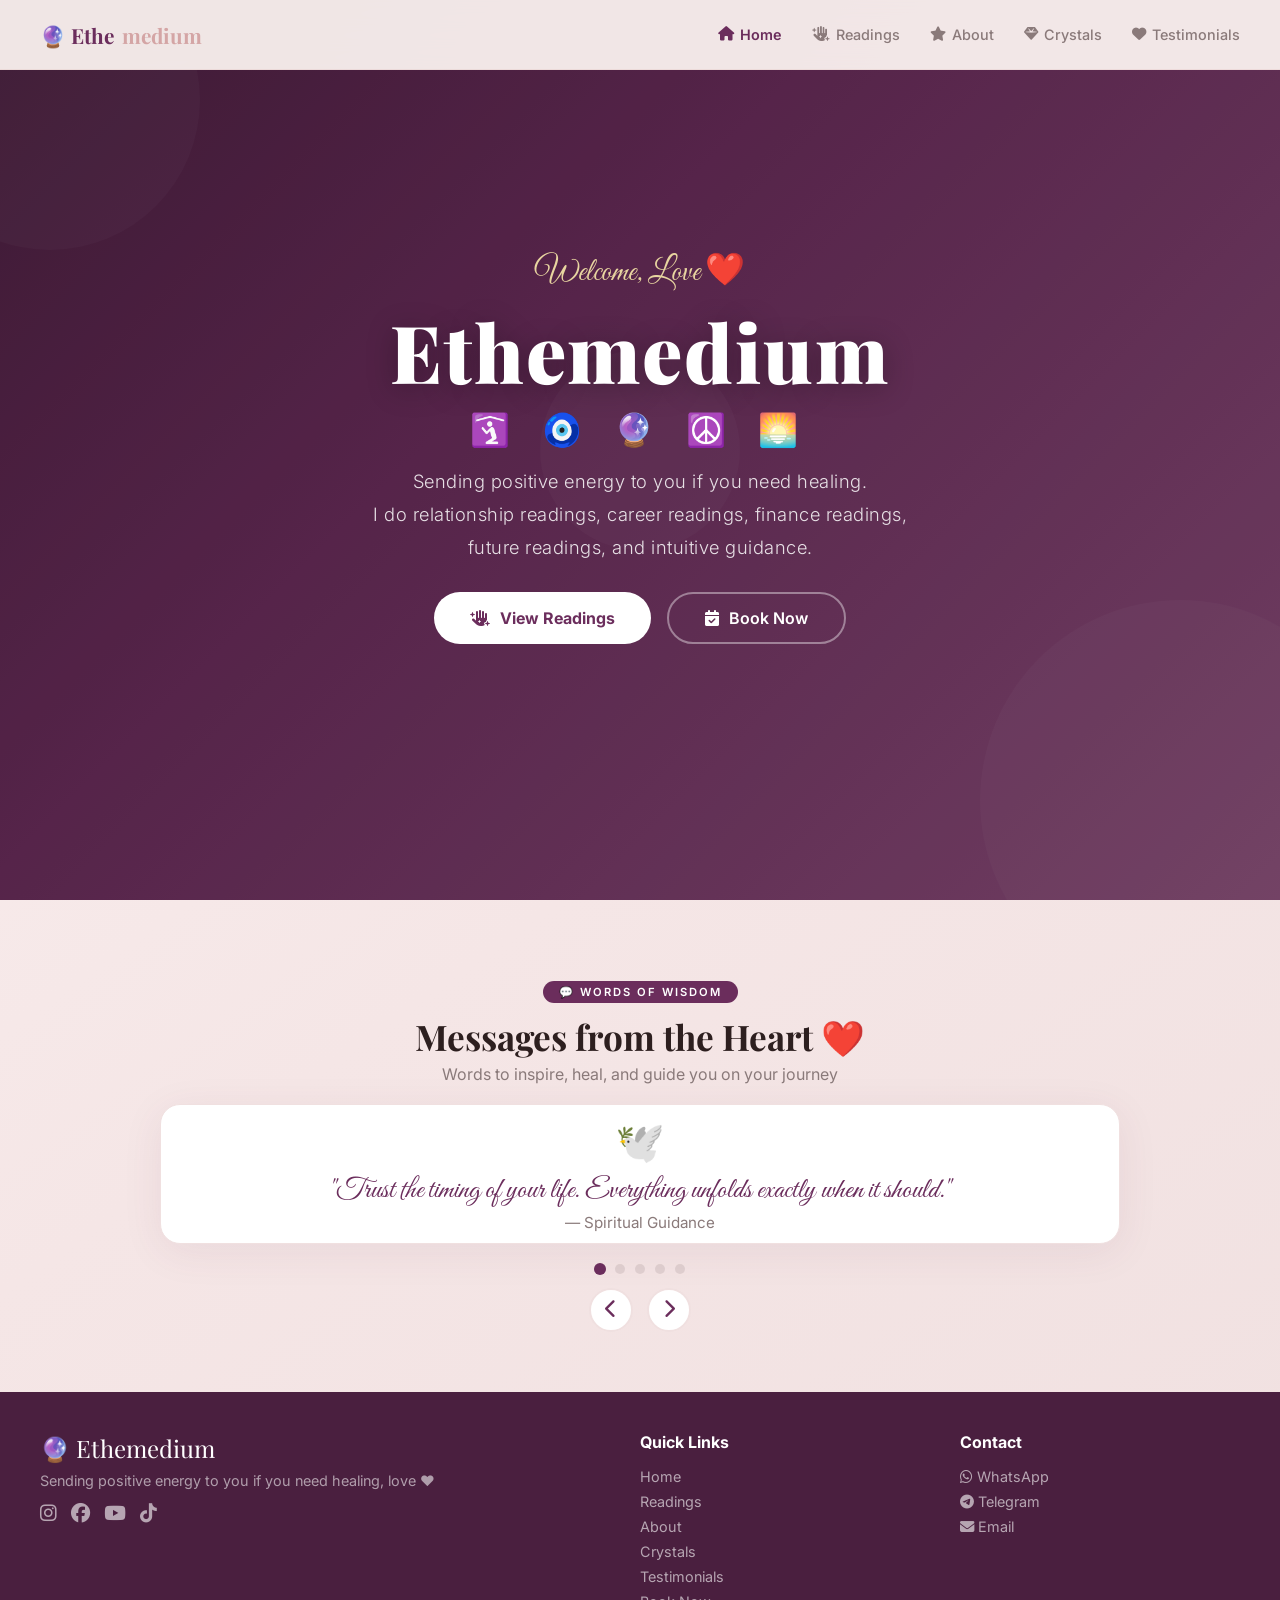
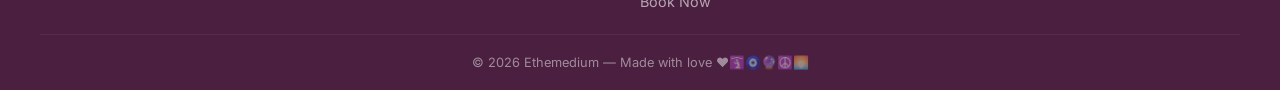
<file: index.html>
<!DOCTYPE html>
<html lang="en">
<head>
    <meta charset="UTF-8" />
    <meta name="viewport" content="width=device-width, initial-scale=1.0"/>
    <title>🔮 Ethemedium — Spiritual Soul Readings</title>
    
    <link rel="stylesheet" href="https://cdnjs.cloudflare.com/ajax/libs/font-awesome/6.5.0/css/all.min.css"/>
    <link href="https://fonts.googleapis.com/css2?family=Playfair+Display:wght@400;600;700;900&family=Inter:wght@300;400;500;600;700&family=Great+Vibes&display=swap" rel="stylesheet"/>
    
    <style>
        * { margin: 0; padding: 0; box-sizing: border-box; }
        body { background: linear-gradient(145deg, #FAF0F0 0%, #F5E6E6 50%, #F0E0E0 100%); font-family: 'Inter', sans-serif; min-height: 100vh; overflow-x: hidden; }
        
        .navbar { position: fixed; top: 0; left: 0; width: 100%; background: rgba(255, 248, 245, 0.92); backdrop-filter: blur(20px); border-bottom: 1px solid rgba(212, 165, 165, 0.2); z-index: 1000; padding: 0 20px; height: 70px; display: flex; align-items: center; }
        .nav-container { max-width: 1200px; width: 100%; margin: 0 auto; display: flex; justify-content: space-between; align-items: center; }
        .nav-logo { display: flex; align-items: center; gap: 8px; font-family: 'Playfair Display', serif; font-weight: 700; font-size: 1.3rem; color: #6B2D5C; text-decoration: none; }
        .nav-logo span { color: #D4A5A5; }
        .nav-links { display: flex; list-style: none; gap: 30px; align-items: center; }
        .nav-links a { font-size: 0.9rem; font-weight: 500; color: #8A7A7A; transition: all 0.3s; display: flex; align-items: center; gap: 6px; text-decoration: none; }
        .nav-links a:hover, .nav-links a.active { color: #6B2D5C; font-weight: 600; }
        .hamburger { display: none; flex-direction: column; gap: 5px; cursor: pointer; padding: 5px; }
        .hamburger span { width: 25px; height: 3px; background: #6B2D5C; border-radius: 3px; transition: all 0.3s; }

        .hero { height: 100vh; min-height: 600px; display: flex; align-items: center; justify-content: center; position: relative; overflow: hidden; background: linear-gradient(135deg, #4A1F3F 0%, #6B2D5C 40%, #8B4D7A 100%); }
        .hero-overlay { position: absolute; top: 0; left: 0; width: 100%; height: 100%; background: rgba(0,0,0,0.2); z-index: 1; }
        
        .hero-bg-shapes { position: absolute; top: 0; left: 0; width: 100%; height: 100%; z-index: 0; overflow: hidden; }
        .hero-bg-shapes span { position: absolute; border-radius: 50%; background: rgba(255,255,255,0.03); animation: float 20s infinite ease-in-out; }
        .hero-bg-shapes span:nth-child(1) { width: 300px; height: 300px; top: -50px; left: -100px; animation-delay: 0s; }
        .hero-bg-shapes span:nth-child(2) { width: 400px; height: 400px; bottom: -100px; right: -100px; animation-delay: 5s; }
        .hero-bg-shapes span:nth-child(3) { width: 200px; height: 200px; top: 50%; left: 50%; transform: translate(-50%, -50%); animation-delay: 10s; }
        @keyframes float { 0%, 100% { transform: translate(0, 0) scale(1); } 25% { transform: translate(30px, -30px) scale(1.1); } 50% { transform: translate(-20px, 20px) scale(0.9); } 75% { transform: translate(40px, 10px) scale(1.05); } }

        .hero-text-container { position: relative; z-index: 2; text-align: center; max-width: 900px; padding: 20px; width: 100%; overflow: hidden; }
        .hero-slides-wrapper { position: relative; width: 100%; min-height: 420px; }
        
        .hero-slide { position: absolute; top: 0; left: 0; width: 100%; opacity: 0; transform: translateX(100%); transition: all 0.8s cubic-bezier(0.4, 0, 0.2, 1); pointer-events: none; padding: 10px; }
        .hero-slide.active { opacity: 1; transform: translateX(0); pointer-events: all; }
        .hero-slide.exit-left { opacity: 0; transform: translateX(-100%); }
        .hero-slide.enter-right { opacity: 0; transform: translateX(100%); }

        .hero-slide .hero-sub { font-family: 'Great Vibes', cursive; font-size: 2rem; color: #E8D5A0; display: block; margin-bottom: 4px; }
        .hero-slide .hero-main { font-family: 'Playfair Display', serif; font-size: 5rem; font-weight: 900; color: white; text-shadow: 0 4px 30px rgba(0,0,0,0.3); letter-spacing: 2px; }
        .hero-slide .hero-line { font-size: 2rem; letter-spacing: 12px; margin-top: 6px; display: block; }
        .hero-slide .hero-desc { font-size: 1.15rem; color: rgba(255,255,255,0.85); margin: 16px 0 28px; line-height: 1.8; font-weight: 300; letter-spacing: 0.5px; max-width: 700px; margin-left: auto; margin-right: auto; }

        .hero-buttons { display: flex; gap: 16px; justify-content: center; flex-wrap: wrap; margin-top: 10px; }
        .btn-hero-primary { background: white; color: #6B2D5C; padding: 14px 36px; border-radius: 50px; font-weight: 700; font-size: 1rem; transition: all 0.3s; display: inline-flex; align-items: center; gap: 10px; text-decoration: none; border: none; cursor: pointer; }
        .btn-hero-primary:hover { transform: translateY(-3px); box-shadow: 0 8px 30px rgba(255,255,255,0.2); }
        .btn-hero-secondary { background: transparent; color: white; padding: 14px 36px; border-radius: 50px; font-weight: 600; font-size: 1rem; border: 2px solid rgba(255,255,255,0.4); transition: all 0.3s; display: inline-flex; align-items: center; gap: 10px; text-decoration: none; cursor: pointer; }
        .btn-hero-secondary:hover { background: rgba(255,255,255,0.1); border-color: white; transform: translateY(-3px); }
        .btn-hero-about { background: #E8D5A0; color: #4A1F3F; padding: 14px 36px; border-radius: 50px; font-weight: 700; font-size: 1rem; transition: all 0.3s; display: inline-flex; align-items: center; gap: 10px; text-decoration: none; border: none; cursor: pointer; }
        .btn-hero-about:hover { transform: translateY(-3px); box-shadow: 0 8px 30px rgba(232, 213, 160, 0.3); }

        .hero-dots { position: absolute; bottom: -50px; left: 50%; transform: translateX(-50%); z-index: 5; display: flex; gap: 12px; }
        .hero-dot { width: 12px; height: 12px; border-radius: 50%; background: rgba(255,255,255,0.3); cursor: pointer; transition: all 0.3s ease; border: none; }
        .hero-dot.active { background: white; transform: scale(1.3); }
        .hero-dot:hover { background: rgba(255,255,255,0.7); }

        .bottom-slideshow { padding: 80px 20px 60px; max-width: 1000px; margin: 0 auto; text-align: center; }
        .bottom-slideshow .section-label { display: inline-block; background: #6B2D5C; color: white; padding: 4px 16px; border-radius: 50px; font-size: 0.7rem; font-weight: 600; letter-spacing: 2px; text-transform: uppercase; margin-bottom: 10px; }
        .bottom-slideshow h2 { font-family: 'Playfair Display', serif; font-size: 2.2rem; color: #2D1F1F; margin-bottom: 4px; }
        .bottom-slideshow .sub { color: #8A7A7A; font-size: 1rem; margin-bottom: 20px; }

        .bottom-slide-container { position: relative; background: white; border-radius: 20px; padding: 30px; box-shadow: 0 8px 40px rgba(107, 45, 92, 0.08); border: 1px solid #F0E0E0; min-height: 140px; overflow: hidden; }
        .bottom-slide { position: absolute; top: 0; left: 0; width: 100%; height: 100%; display: flex; flex-direction: column; align-items: center; justify-content: center; padding: 30px; opacity: 0; transform: translateX(100%); transition: all 0.7s cubic-bezier(0.4, 0, 0.2, 1); pointer-events: none; }
        .bottom-slide.active { opacity: 1; transform: translateX(0); pointer-events: all; }
        .bottom-slide.exit-left { opacity: 0; transform: translateX(-100%); }

        .bottom-slide .bs-icon { font-size: 2.5rem; display: block; margin-bottom: 6px; }
        .bottom-slide .bs-text { font-family: 'Great Vibes', cursive; font-size: 1.8rem; color: #6B2D5C; }
        .bottom-slide .bs-sub { font-family: 'Inter', sans-serif; font-size: 0.95rem; color: #8A7A7A; margin-top: 4px; }

        .bottom-dots { display: flex; justify-content: center; gap: 10px; margin-top: 20px; }
        .bottom-dot { width: 10px; height: 10px; border-radius: 50%; background: #E0D0D0; cursor: pointer; transition: all 0.3s ease; border: none; }
        .bottom-dot.active { background: #6B2D5C; transform: scale(1.2); }
        .bottom-dot:hover { background: #6B2D5C; }

        .bottom-arrows { display: flex; justify-content: center; gap: 14px; margin-top: 14px; }
        .bottom-arrow { background: white; border: 2px solid #F0E0E0; border-radius: 50%; width: 44px; height: 44px; cursor: pointer; font-size: 1.2rem; color: #6B2D5C; transition: all 0.3s; display: flex; align-items: center; justify-content: center; }
        .bottom-arrow:hover { background: #6B2D5C; color: white; border-color: #6B2D5C; }

        /* ===== FOOTER ===== */
        .footer { background: #4A1F3F; color: rgba(255,255,255,0.8); padding: 40px 20px 20px; margin-top: 0; }
        .footer-container { max-width: 1200px; margin: 0 auto; display: grid; grid-template-columns: 2fr 1fr 1fr; gap: 40px; }
        .footer-logo { font-family: 'Playfair Display', serif; font-size: 1.5rem; color: white; display: block; margin-bottom: 8px; }
        .footer-brand p { font-size: 0.9rem; opacity: 0.7; }
        .footer-links h4, .footer-contact h4 { color: white; font-size: 1rem; margin-bottom: 12px; }
        .footer-links a, .footer-contact a { display: block; color: rgba(255,255,255,0.6); font-size: 0.9rem; padding: 4px 0; text-decoration: none; transition: all 0.3s; }
        .footer-links a:hover, .footer-contact a:hover { color: white; }
        .footer-socials { display: flex; gap: 14px; margin-top: 12px; }
        .footer-socials a { color: rgba(255,255,255,0.6); font-size: 1.2rem; transition: all 0.3s; }
        .footer-socials a:hover { color: white; }
        .footer-bottom { max-width: 1200px; margin: 0 auto; text-align: center; padding-top: 20px; border-top: 1px solid rgba(255,255,255,0.1); font-size: 0.8rem; opacity: 0.6; margin-top: 20px; }

        @media (max-width: 768px) {
            .nav-links { display: none; position: fixed; top: 70px; left: 0; width: 100%; background: rgba(255, 248, 245, 0.98); flex-direction: column; padding: 20px; gap: 16px; border-bottom: 1px solid rgba(212, 165, 165, 0.2); }
            .nav-links.show { display: flex; }
            .hamburger { display: flex; }
            .hero-slide .hero-main { font-size: 3rem; }
            .hero-slide .hero-sub { font-size: 1.5rem; }
            .hero-slide .hero-desc { font-size: 1rem; }
            .footer-container { grid-template-columns: 1fr; gap: 20px; }
            .bottom-slide .bs-text { font-size: 1.3rem; }
            .bottom-slide-container { min-height: 120px; }
            .hero-slides-wrapper { min-height: 380px; }
        }
        @media (max-width: 480px) {
            .hero-slide .hero-main { font-size: 2.2rem; }
            .hero-slide .hero-sub { font-size: 1.2rem; }
            .hero-buttons { flex-direction: column; align-items: center; }
            .btn-hero-primary, .btn-hero-secondary, .btn-hero-about { width: 100%; justify-content: center; }
            .bottom-slide .bs-text { font-size: 1.1rem; }
            .bottom-slide-container { min-height: 160px; padding: 20px; }
            .hero-slides-wrapper { min-height: 400px; }
        }
    </style>
</head>
<body>

<nav class="navbar">
    <div class="nav-container">
        <a href="index.html" class="nav-logo">🔮 Ethe<span>medium</span></a>
        <ul class="nav-links" id="navLinks">
            <li><a href="index.html" class="active"><i class="fas fa-home"></i> Home</a></li>
            <li><a href="readings.html"><i class="fas fa-hand-sparkles"></i> Readings</a></li>
            <li><a href="about.html"><i class="fas fa-star"></i> About</a></li>
            <li><a href="crystal.html"><i class="fas fa-gem"></i> Crystals</a></li>
            <li><a href="testimonial.html"><i class="fas fa-heart"></i> Testimonials</a></li>
        </ul>
        <div class="hamburger" onclick="toggleMenu()">
            <span></span><span></span><span></span>
        </div>
    </div>
</nav>

<section class="hero">
    <div class="hero-overlay"></div>
    <div class="hero-bg-shapes">
        <span></span><span></span><span></span>
    </div>
    
    <div class="hero-text-container">
        <div class="hero-slides-wrapper">
            <div class="hero-slide active" data-index="0">
                <span class="hero-sub">Welcome, Love ❤️</span>
                <span class="hero-main">Ethemedium</span>
                <span class="hero-line">🛐 🧿 🔮 ☮️ 🌅</span>
                <p class="hero-desc">
                    Sending positive energy to you if you need healing.<br>
                    I do relationship readings, career readings, finance readings,<br>
                    future readings, and intuitive guidance.
                </p>
                <div class="hero-buttons">
                    <a href="readings.html" class="btn-hero-primary"><i class="fas fa-hand-sparkles"></i> View Readings</a>
                    <a href="booking.html" class="btn-hero-secondary"><i class="fas fa-calendar-check"></i> Book Now</a>
                </div>
            </div>
            
            <div class="hero-slide" data-index="1">
                <span class="hero-sub">✨ Find Your Path</span>
                <span class="hero-main">Divine Guidance</span>
                <span class="hero-line">🌟 🌙 ☀️ 🌿</span>
                <p class="hero-desc">
                    Let the universe speak through me.<br>
                    Discover clarity, purpose, and healing on your journey.
                </p>
                <div class="hero-buttons">
                    <a href="readings.html" class="btn-hero-primary"><i class="fas fa-hand-sparkles"></i> Explore Readings</a>
                    <a href="booking.html" class="btn-hero-secondary"><i class="fas fa-calendar-check"></i> Book Now</a>
                </div>
            </div>
            
            <div class="hero-slide" data-index="2">
                <span class="hero-sub">💫 Trust the Process</span>
                <span class="hero-main">Spiritual Awakening</span>
                <span class="hero-line">🌈 ✨ 🌊 🔥</span>
                <p class="hero-desc">
                    Every reading is unique, personal, and guided by Spirit.<br>
                    Let me help you connect with your higher self.
                </p>
                <div class="hero-buttons">
                    <a href="about.html" class="btn-hero-about"><i class="fas fa-star"></i> About Me</a>
                    <a href="booking.html" class="btn-hero-secondary"><i class="fas fa-calendar-check"></i> Book Now</a>
                </div>
            </div>
        </div>
        
        <div class="hero-dots">
            <button class="hero-dot active" onclick="changeHeroSlide(0)"></button>
            <button class="hero-dot" onclick="changeHeroSlide(1)"></button>
            <button class="hero-dot" onclick="changeHeroSlide(2)"></button>
        </div>
    </div>
</section>

<section class="bottom-slideshow">
    <span class="section-label">💬 Words of Wisdom</span>
    <h2>Messages from the Heart ❤️</h2>
    <p class="sub">Words to inspire, heal, and guide you on your journey</p>

    <div class="bottom-slide-container">
        <div class="bottom-slide active" data-index="0">
            <span class="bs-icon">🕊️</span>
            <div class="bs-text">"Trust the timing of your life. Everything unfolds exactly when it should."</div>
            <div class="bs-sub">— Spiritual Guidance</div>
        </div>
        <div class="bottom-slide" data-index="1">
            <span class="bs-icon">🌟</span>
            <div class="bs-text">"Your energy speaks louder than your words. Protect your peace, love."</div>
            <div class="bs-sub">— Energy Healing</div>
        </div>
        <div class="bottom-slide" data-index="2">
            <span class="bs-icon">💖</span>
            <div class="bs-text">"The universe always has your back. Trust the signs, follow your heart."</div>
            <div class="bs-sub">— Divine Guidance</div>
        </div>
        <div class="bottom-slide" data-index="3">
            <span class="bs-icon">🌅</span>
            <div class="bs-text">"Healing is not linear. Be gentle with yourself, love. You are exactly where you need to be."</div>
            <div class="bs-sub">— Healing Journey</div>
        </div>
        <div class="bottom-slide" data-index="4">
            <span class="bs-icon">🔮</span>
            <div class="bs-text">"Sending positive energy to you if you need healing. You are never alone."</div>
            <div class="bs-sub">— Ethemedium ❤️</div>
        </div>
    </div>

    <div class="bottom-dots">
        <button class="bottom-dot active" onclick="changeBottomSlide(0)"></button>
        <button class="bottom-dot" onclick="changeBottomSlide(1)"></button>
        <button class="bottom-dot" onclick="changeBottomSlide(2)"></button>
        <button class="bottom-dot" onclick="changeBottomSlide(3)"></button>
        <button class="bottom-dot" onclick="changeBottomSlide(4)"></button>
    </div>

    <div class="bottom-arrows">
        <button class="bottom-arrow" onclick="changeBottomSlide(-1)"><i class="fas fa-chevron-left"></i></button>
        <button class="bottom-arrow" onclick="changeBottomSlide(1)"><i class="fas fa-chevron-right"></i></button>
    </div>
</section>

<footer class="footer">
    <div class="footer-container">
        <div class="footer-brand">
            <span class="footer-logo">🔮 Ethemedium</span>
            <p>Sending positive energy to you if you need healing, love ❤️</p>
            <div class="footer-socials">
                <a href="#"><i class="fab fa-instagram"></i></a>
                <a href="#"><i class="fab fa-facebook"></i></a>
                <a href="#"><i class="fab fa-youtube"></i></a>
                <a href="#"><i class="fab fa-tiktok"></i></a>
            </div>
        </div>
        <div class="footer-links">
            <h4>Quick Links</h4>
            <a href="index.html">Home</a>
            <a href="readings.html">Readings</a>
            <a href="about.html">About</a>
            <a href="crystal.html">Crystals</a>
            <a href="testimonial.html">Testimonials</a>
            <a href="booking.html">Book Now</a>
        </div>
        <div class="footer-contact">
            <h4>Contact</h4>
            <a href="https://wa.me/13528287004"><i class="fab fa-whatsapp"></i> WhatsApp</a>
            <a href="https://t.me/ethe_medium"><i class="fab fa-telegram"></i> Telegram</a>
            <a href="mailto:spiritualsoul@gmail.com"><i class="fas fa-envelope"></i> Email</a>
        </div>
    </div>
    <div class="footer-bottom">
        <p>© 2026 Ethemedium — Made with love ❤️🛐🧿🔮☮️🌅</p>
    </div>
</footer>

<script>
    let heroIndex = 0, heroTimer, isHeroAnimating = false;
    function changeHeroSlide(index) {
        if (isHeroAnimating) return;
        const slides = document.querySelectorAll('.hero-slide');
        const dots = document.querySelectorAll('.hero-dot');
        if (typeof index === 'number' && index >= 0 && index < slides.length) {
            animateHeroSlide(heroIndex, index);
            heroIndex = index;
        }
        dots.forEach((d, i) => d.classList.toggle('active', i === heroIndex));
        resetHeroTimer();
    }
    function animateHeroSlide(oldIndex, newIndex) {
        const slides = document.querySelectorAll('.hero-slide');
        const oldSlide = slides[oldIndex];
        const newSlide = slides[newIndex];
        isHeroAnimating = true;
        slides.forEach(s => s.classList.remove('active', 'exit-left', 'enter-right'));
        oldSlide.classList.add('exit-left');
        newSlide.classList.add('enter-right');
        void newSlide.offsetWidth;
        newSlide.classList.remove('enter-right');
        newSlide.classList.add('active');
        setTimeout(() => { oldSlide.classList.remove('exit-left'); isHeroAnimating = false; }, 800);
    }
    function nextHeroSlide() { const slides = document.querySelectorAll('.hero-slide'); changeHeroSlide((heroIndex + 1) % slides.length); }
    function resetHeroTimer() { clearInterval(heroTimer); heroTimer = setInterval(nextHeroSlide, 6000); }

    let bottomIndex = 0, bottomTimer, isBottomAnimating = false;
    function changeBottomSlide(index) {
        if (isBottomAnimating) return;
        const slides = document.querySelectorAll('.bottom-slide');
        const dots = document.querySelectorAll('.bottom-dot');
        let targetIndex;
        if (typeof index === 'number' && index >= 0 && index < slides.length) targetIndex = index;
        else if (index === -1) targetIndex = (bottomIndex - 1 + slides.length) % slides.length;
        else if (index === 1) targetIndex = (bottomIndex + 1) % slides.length;
        else return;
        animateBottomSlide(bottomIndex, targetIndex);
        bottomIndex = targetIndex;
        dots.forEach((d, i) => d.classList.toggle('active', i === bottomIndex));
        resetBottomTimer();
    }
    function animateBottomSlide(oldIndex, newIndex) {
        const slides = document.querySelectorAll('.bottom-slide');
        const oldSlide = slides[oldIndex];
        const newSlide = slides[newIndex];
        isBottomAnimating = true;
        slides.forEach(s => s.classList.remove('active', 'exit-left', 'enter-right'));
        oldSlide.classList.add('exit-left');
        newSlide.classList.add('enter-right');
        void newSlide.offsetWidth;
        newSlide.classList.remove('enter-right');
        newSlide.classList.add('active');
        setTimeout(() => { oldSlide.classList.remove('exit-left'); isBottomAnimating = false; }, 700);
    }
    function nextBottomSlide() { const slides = document.querySelectorAll('.bottom-slide'); changeBottomSlide((bottomIndex + 1) % slides.length); }
    function resetBottomTimer() { clearInterval(bottomTimer); bottomTimer = setInterval(nextBottomSlide, 5000); }

    function toggleMenu() {
        document.querySelector('.nav-links').classList.toggle('show');
        document.querySelector('.hamburger').classList.toggle('active');
    }

    resetHeroTimer();
    resetBottomTimer();
    console.log('🔮 Ethemedium Homepage is ready, love! ❤️🛐🧿🔮☮️🌅');
</script>
</body>
</html>
</file>
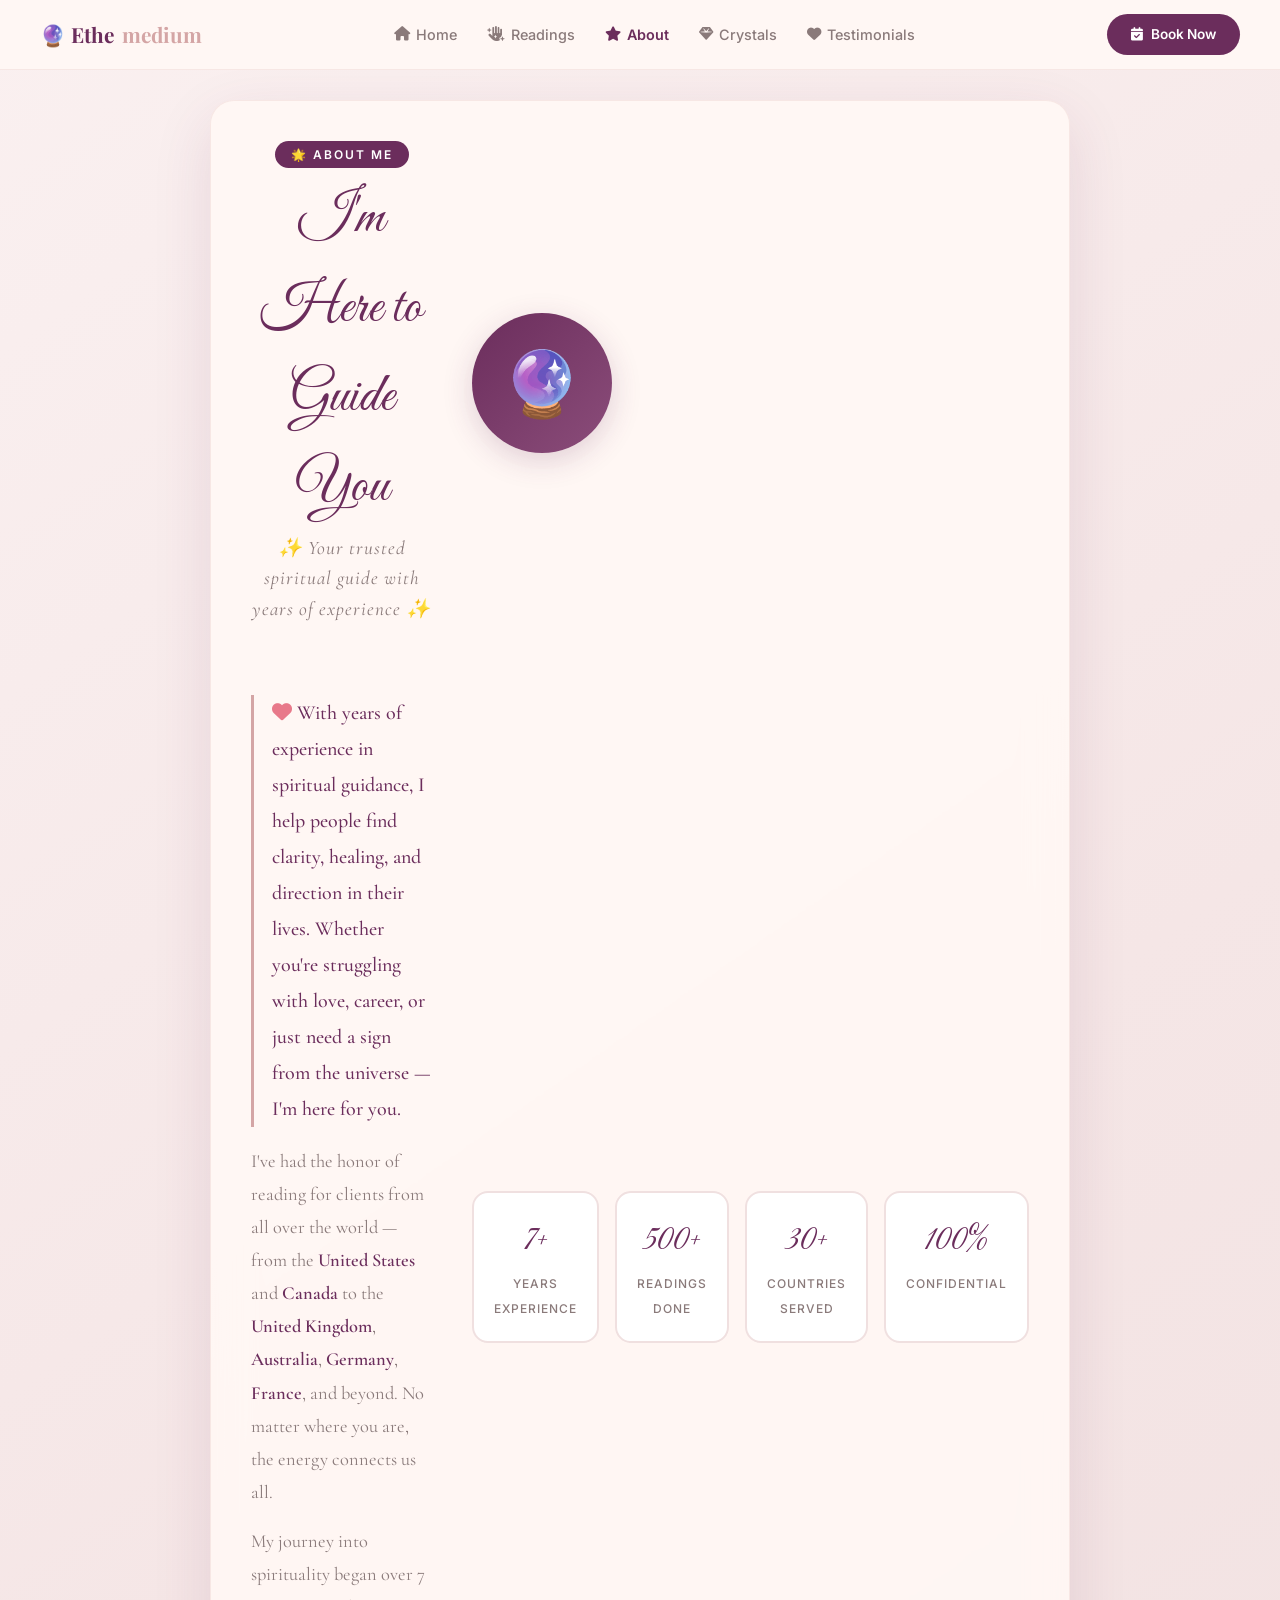
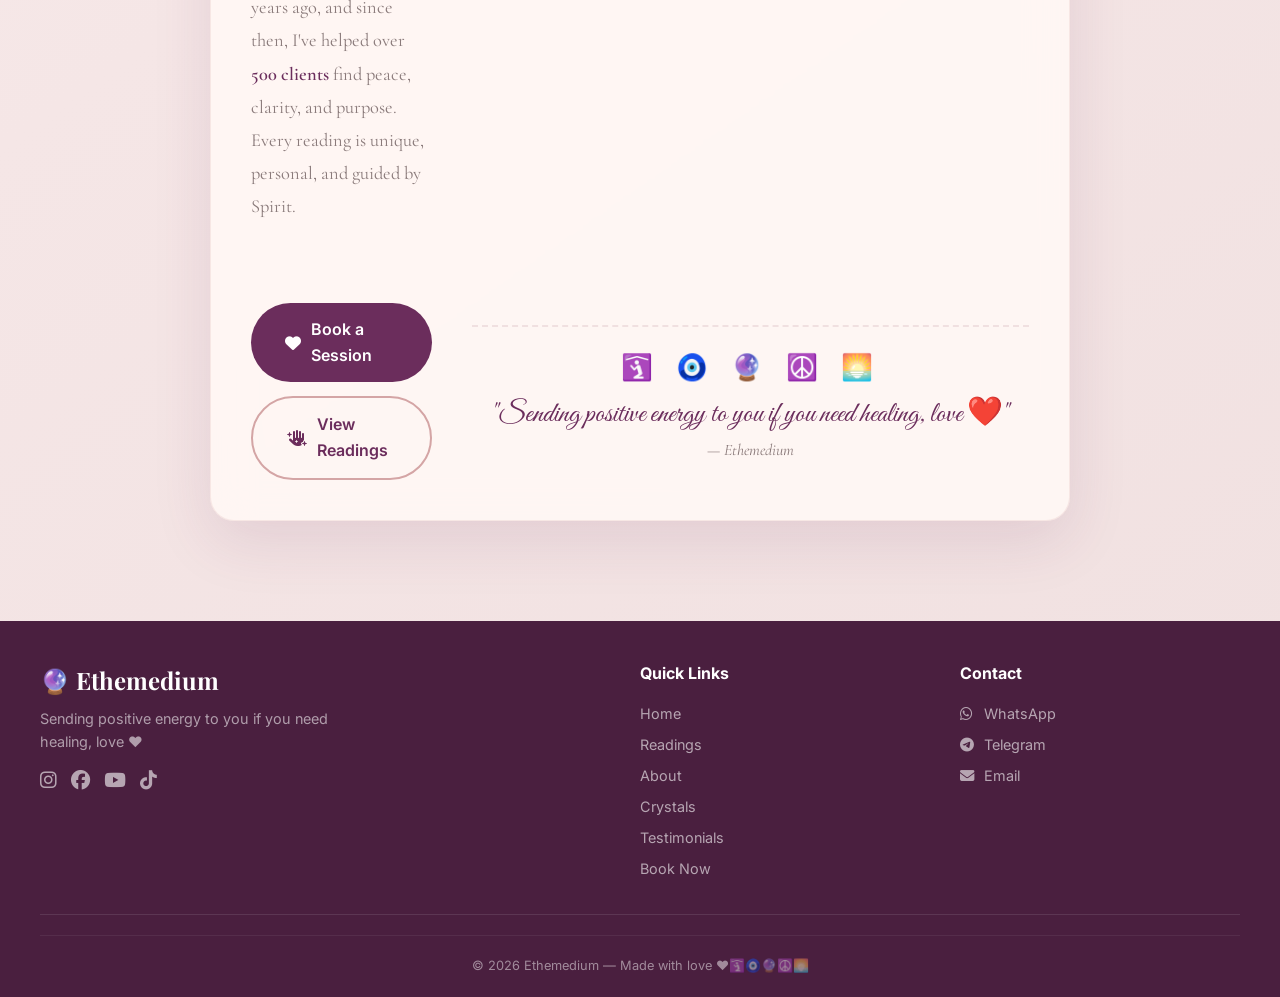
<file: about.html>
<!DOCTYPE html>
<html lang="en">
<head>
    <meta charset="UTF-8" />
    <meta name="viewport" content="width=device-width, initial-scale=1.0"/>
    <title>🔮 Ethemedium — About</title>
    
    <link rel="stylesheet" href="https://cdnjs.cloudflare.com/ajax/libs/font-awesome/6.5.0/css/all.min.css"/>
    <link href="https://fonts.googleapis.com/css2?family=Playfair+Display:wght@400;600;700;900&family=Inter:wght@300;400;500;600;700&family=Great+Vibes&family=Cormorant+Garamond:wght@300;400;500;600;700&display=swap" rel="stylesheet"/>
    <link rel="stylesheet" href="style.css"/>
    
    <style>
        * { margin: 0; padding: 0; box-sizing: border-box; }
        body { background: linear-gradient(145deg, #FAF0F0 0%, #F5E6E6 50%, #F0E0E0 100%); font-family: 'Inter', sans-serif; min-height: 100vh; }
        
        .navbar { position: fixed; top: 0; left: 0; width: 100%; background: rgba(255, 248, 245, 0.92); backdrop-filter: blur(20px); border-bottom: 1px solid rgba(212, 165, 165, 0.2); z-index: 1000; padding: 0 20px; height: 70px; display: flex; align-items: center; }
        .nav-container { max-width: 1200px; width: 100%; margin: 0 auto; display: flex; justify-content: space-between; align-items: center; }
        .nav-logo { display: flex; align-items: center; gap: 8px; font-family: 'Playfair Display', serif; font-weight: 700; font-size: 1.3rem; color: #6B2D5C; text-decoration: none; }
        .nav-logo span { color: #D4A5A5; }
        .nav-links { display: flex; list-style: none; gap: 30px; align-items: center; }
        .nav-links a { font-size: 0.9rem; font-weight: 500; color: #8A7A7A; transition: all 0.3s; display: flex; align-items: center; gap: 6px; text-decoration: none; }
        .nav-links a:hover, .nav-links a.active { color: #6B2D5C; font-weight: 600; }
        .btn-primary { background: #6B2D5C; color: white; padding: 10px 24px; border-radius: 50px; font-weight: 600; font-size: 0.85rem; transition: all 0.3s; display: inline-flex; align-items: center; gap: 8px; text-decoration: none; border: none; cursor: pointer; }
        .btn-primary:hover { background: #8B4D7A; transform: translateY(-2px); box-shadow: 0 8px 32px rgba(107, 45, 92, 0.15); }
        .hamburger { display: none; flex-direction: column; gap: 5px; cursor: pointer; padding: 5px; }
        .hamburger span { width: 25px; height: 3px; background: #6B2D5C; border-radius: 3px; transition: all 0.3s; }

        .about-page { padding: 100px 20px 60px; max-width: 900px; margin: 0 auto; }
        .about-container { background: rgba(255, 248, 245, 0.92); backdrop-filter: blur(20px); border-radius: 24px; padding: 40px; box-shadow: 0 20px 60px rgba(107, 45, 92, 0.12); border: 1px solid rgba(212, 165, 165, 0.2); }

        .about-header { text-align: center; margin-bottom: 30px; }
        .about-badge { display: inline-block; background: #6B2D5C; color: white; padding: 4px 16px; border-radius: 50px; font-size: 0.75rem; font-weight: 600; letter-spacing: 2px; text-transform: uppercase; }
        .about-header h1 { font-family: 'Great Vibes', cursive; font-size: 3.5rem; color: #6B2D5C; margin-top: 6px; font-weight: 400; }
        .about-header .subtitle { font-family: 'Cormorant Garamond', serif; font-size: 1.2rem; color: #8A7A7A; font-style: italic; letter-spacing: 1px; }

        .about-image { text-align: center; margin-bottom: 30px; }
        .about-image-placeholder { display: inline-block; background: linear-gradient(135deg, #6B2D5C, #8B4D7A); border-radius: 50%; width: 140px; height: 140px; display: flex; align-items: center; justify-content: center; color: white; font-size: 4rem; box-shadow: 0 8px 30px rgba(107, 45, 92, 0.2); }
        .about-image-placeholder span { display: block; }

        .about-content { font-family: 'Cormorant Garamond', serif; font-size: 1.15rem; line-height: 1.8; color: #2D1F1F; }
        .about-content .intro { font-size: 1.25rem; font-weight: 500; color: #6B2D5C; border-left: 3px solid #D4A5A5; padding-left: 18px; margin-bottom: 18px; }
        .about-content p { margin-bottom: 16px; }
        .about-content .highlight { color: #6B2D5C; font-weight: 600; }

        .about-stats { display: grid; grid-template-columns: repeat(4, 1fr); gap: 16px; margin: 28px 0; }
        .stat-card { background: white; border-radius: 16px; padding: 20px; text-align: center; border: 2px solid #F0E0E0; transition: all 0.3s ease; }
        .stat-card:hover { transform: translateY(-4px); box-shadow: 0 8px 25px rgba(107, 45, 92, 0.1); border-color: #D4A5A5; }
        .stat-number { display: block; font-family: 'Great Vibes', cursive; font-size: 2.2rem; font-weight: 400; color: #6B2D5C; }
        .stat-label { font-family: 'Inter', sans-serif; font-size: 0.75rem; font-weight: 500; color: #8A7A7A; text-transform: uppercase; letter-spacing: 1px; }

        .about-cta { display: flex; gap: 14px; justify-content: center; flex-wrap: wrap; margin-top: 24px; }
        .btn-about-primary { background: #6B2D5C; color: white; padding: 14px 34px; border-radius: 50px; font-family: 'Inter', sans-serif; font-weight: 600; font-size: 1rem; transition: all 0.3s; display: inline-flex; align-items: center; gap: 10px; text-decoration: none; border: none; cursor: pointer; }
        .btn-about-primary:hover { background: #8B4D7A; transform: translateY(-3px); box-shadow: 0 8px 30px rgba(107, 45, 92, 0.2); }
        .btn-about-secondary { background: transparent; color: #6B2D5C; padding: 14px 34px; border-radius: 50px; font-family: 'Inter', sans-serif; font-weight: 600; font-size: 1rem; transition: all 0.3s; display: inline-flex; align-items: center; gap: 10px; text-decoration: none; border: 2px solid #D4A5A5; cursor: pointer; }
        .btn-about-secondary:hover { background: #FAF5F5; border-color: #6B2D5C; transform: translateY(-3px); }

        .about-footer { text-align: center; margin-top: 30px; padding-top: 20px; border-top: 2px dashed #F0E0E0; }
        .about-footer .emoji-line { font-size: 1.6rem; letter-spacing: 8px; }
        .about-footer .quote { font-family: 'Great Vibes', cursive; font-size: 1.8rem; color: #6B2D5C; margin-top: 4px; font-weight: 400; }
        .about-footer .quote-sub { font-family: 'Cormorant Garamond', serif; font-size: 1rem; color: #8A7A7A; font-style: italic; }

        .footer { background: #4A1F3F; color: rgba(255,255,255,0.8); padding: 40px 20px 20px; margin-top: 40px; }
        .footer-container { max-width: 1200px; margin: 0 auto; display: grid; grid-template-columns: 2fr 1fr 1fr; gap: 40px; }
        .footer-logo { font-family: 'Playfair Display', serif; font-size: 1.5rem; color: white; display: block; margin-bottom: 8px; }
        .footer-brand p { font-size: 0.9rem; opacity: 0.7; }
        .footer-links h4, .footer-contact h4 { color: white; font-size: 1rem; margin-bottom: 12px; }
        .footer-links a, .footer-contact a { display: block; color: rgba(255,255,255,0.6); font-size: 0.9rem; padding: 4px 0; text-decoration: none; transition: all 0.3s; }
        .footer-links a:hover, .footer-contact a:hover { color: white; }
        .footer-socials { display: flex; gap: 14px; margin-top: 12px; }
        .footer-socials a { color: rgba(255,255,255,0.6); font-size: 1.2rem; transition: all 0.3s; }
        .footer-socials a:hover { color: white; }
        .footer-bottom { max-width: 1200px; margin: 0 auto; text-align: center; padding-top: 20px; border-top: 1px solid rgba(255,255,255,0.1); font-size: 0.8rem; opacity: 0.6; margin-top: 20px; }

        @media (max-width: 768px) {
            .nav-links { display: none; position: fixed; top: 70px; left: 0; width: 100%; background: rgba(255, 248, 245, 0.98); flex-direction: column; padding: 20px; gap: 16px; border-bottom: 1px solid rgba(212, 165, 165, 0.2); }
            .nav-links.show { display: flex; }
            .hamburger { display: flex; }
            .about-container { padding: 24px; }
            .about-header h1 { font-size: 2.5rem; }
            .about-stats { grid-template-columns: repeat(2, 1fr); }
            .footer-container { grid-template-columns: 1fr; gap: 20px; }
        }
        @media (max-width: 480px) {
            .about-stats { grid-template-columns: 1fr 1fr; gap: 10px; }
            .stat-card { padding: 14px; }
            .stat-number { font-size: 1.6rem; }
            .about-cta { flex-direction: column; align-items: center; }
            .btn-about-primary, .btn-about-secondary { width: 100%; justify-content: center; }
        }
    </style>
</head>
<body>

<nav class="navbar">
    <div class="nav-container">
        <a href="index.html" class="nav-logo">🔮 Ethe<span>medium</span></a>
        <ul class="nav-links" id="navLinks">
            <li><a href="index.html"><i class="fas fa-home"></i> Home</a></li>
            <li><a href="readings.html"><i class="fas fa-hand-sparkles"></i> Readings</a></li>
            <li><a href="about.html" class="active"><i class="fas fa-star"></i> About</a></li>
            <li><a href="crystal.html"><i class="fas fa-gem"></i> Crystals</a></li>
            <li><a href="testimonial.html"><i class="fas fa-heart"></i> Testimonials</a></li>
        </ul>
        <div class="nav-cta">
            <a href="booking.html" class="btn-primary"><i class="fas fa-calendar-check"></i> Book Now</a>
        </div>
        <div class="hamburger" onclick="toggleMenu()">
            <span></span><span></span><span></span>
        </div>
    </div>
</nav>

<section class="about-page">
    <div class="about-container">
        <div class="about-header">
            <span class="about-badge">🌟 About Me</span>
            <h1>I'm Here to Guide You</h1>
            <p class="subtitle">✨ Your trusted spiritual guide with years of experience ✨</p>
        </div>

        <div class="about-image">
            <div class="about-image-placeholder">
                <span>🔮</span>
            </div>
        </div>

        <div class="about-content">
            <p class="intro">
                <i class="fas fa-heart" style="color:#E8798A;"></i> 
                With years of experience in spiritual guidance, I help people find clarity, 
                healing, and direction in their lives. Whether you're struggling with love, 
                career, or just need a sign from the universe — I'm here for you.
            </p>
            <p>
                I've had the honor of reading for clients from all over the world — 
                from the <span class="highlight">United States</span> and 
                <span class="highlight">Canada</span> to the 
                <span class="highlight">United Kingdom</span>, 
                <span class="highlight">Australia</span>, 
                <span class="highlight">Germany</span>, 
                <span class="highlight">France</span>, and beyond. 
                No matter where you are, the energy connects us all.
            </p>
            <p>
                My journey into spirituality began over 7 years ago, and since then, 
                I've helped over <span class="highlight">500 clients</span> find peace, 
                clarity, and purpose. Every reading is unique, personal, and guided by Spirit.
            </p>
        </div>

        <div class="about-stats">
            <div class="stat-card">
                <span class="stat-number">7+</span>
                <span class="stat-label">Years Experience</span>
            </div>
            <div class="stat-card">
                <span class="stat-number">500+</span>
                <span class="stat-label">Readings Done</span>
            </div>
            <div class="stat-card">
                <span class="stat-number">30+</span>
                <span class="stat-label">Countries Served</span>
            </div>
            <div class="stat-card">
                <span class="stat-number">100%</span>
                <span class="stat-label">Confidential</span>
            </div>
        </div>

        <div class="about-cta">
            <a href="booking.html" class="btn-about-primary">
                <i class="fas fa-heart"></i> Book a Session
            </a>
            <a href="readings.html" class="btn-about-secondary">
                <i class="fas fa-hand-sparkles"></i> View Readings
            </a>
        </div>

        <div class="about-footer">
            <div class="emoji-line">🛐 🧿 🔮 ☮️ 🌅</div>
            <div class="quote">"Sending positive energy to you if you need healing, love ❤️"</div>
            <p class="quote-sub">— Ethemedium</p>
        </div>
    </div>
</section>

<footer class="footer">
    <div class="footer-container">
        <div class="footer-brand">
            <span class="footer-logo">🔮 Ethemedium</span>
            <p>Sending positive energy to you if you need healing, love ❤️</p>
            <div class="footer-socials">
                <a href="#"><i class="fab fa-instagram"></i></a>
                <a href="#"><i class="fab fa-facebook"></i></a>
                <a href="#"><i class="fab fa-youtube"></i></a>
                <a href="#"><i class="fab fa-tiktok"></i></a>
            </div>
        </div>
        <div class="footer-links">
            <h4>Quick Links</h4>
            <a href="index.html">Home</a>
            <a href="readings.html">Readings</a>
            <a href="about.html">About</a>
            <a href="crystal.html">Crystals</a>
            <a href="testimonial.html">Testimonials</a>
            <a href="booking.html">Book Now</a>
        </div>
        <div class="footer-contact">
            <h4>Contact</h4>
            <a href="https://wa.me/13528287004"><i class="fab fa-whatsapp"></i> WhatsApp</a>
            <a href="https://t.me/ethe_medium"><i class="fab fa-telegram"></i> Telegram</a>
            <a href="mailto:spiritualsoul@gmail.com"><i class="fas fa-envelope"></i> Email</a>
        </div>
    </div>
    <div class="footer-bottom">
        <p>© 2026 Ethemedium — Made with love ❤️🛐🧿🔮☮️🌅</p>
    </div>
</footer>

<script>
    function toggleMenu() {
        document.querySelector('.nav-links').classList.toggle('show');
        document.querySelector('.hamburger').classList.toggle('active');
    }
</script>
</body>
</html>
</file>
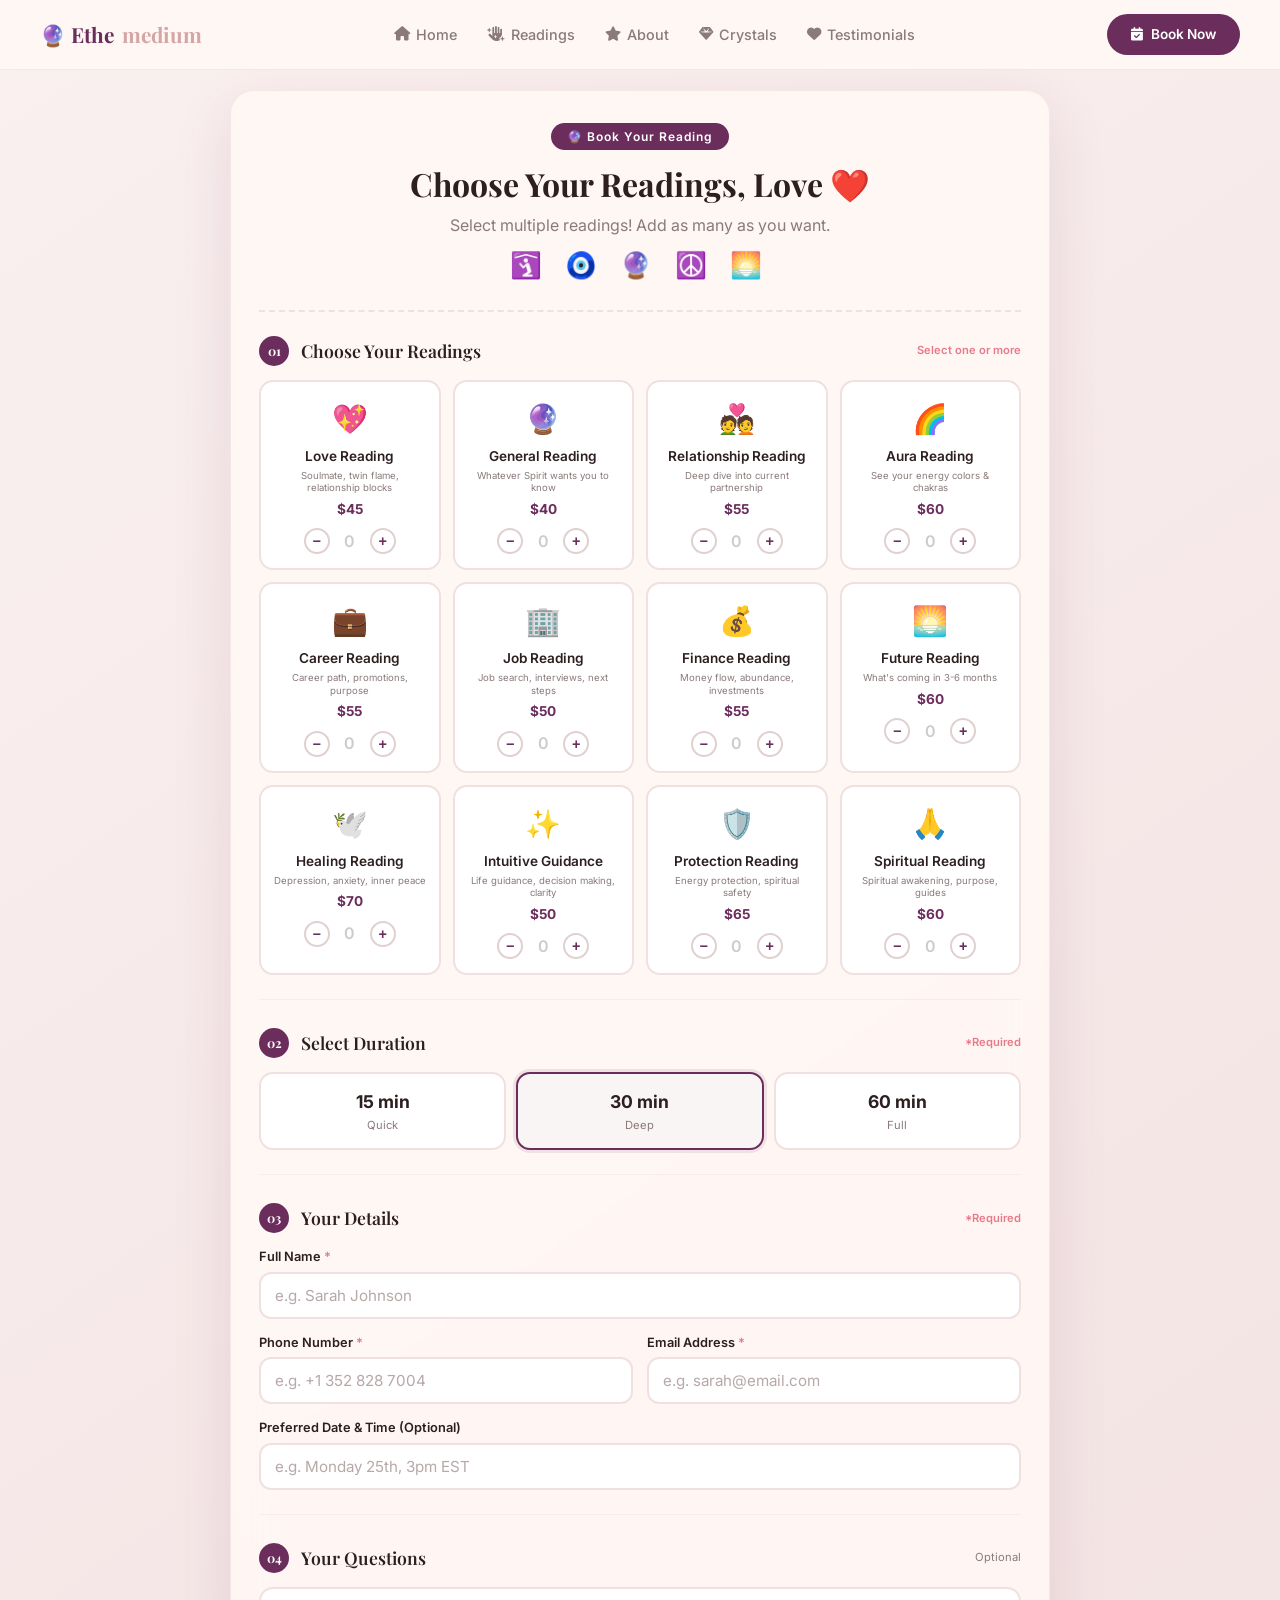
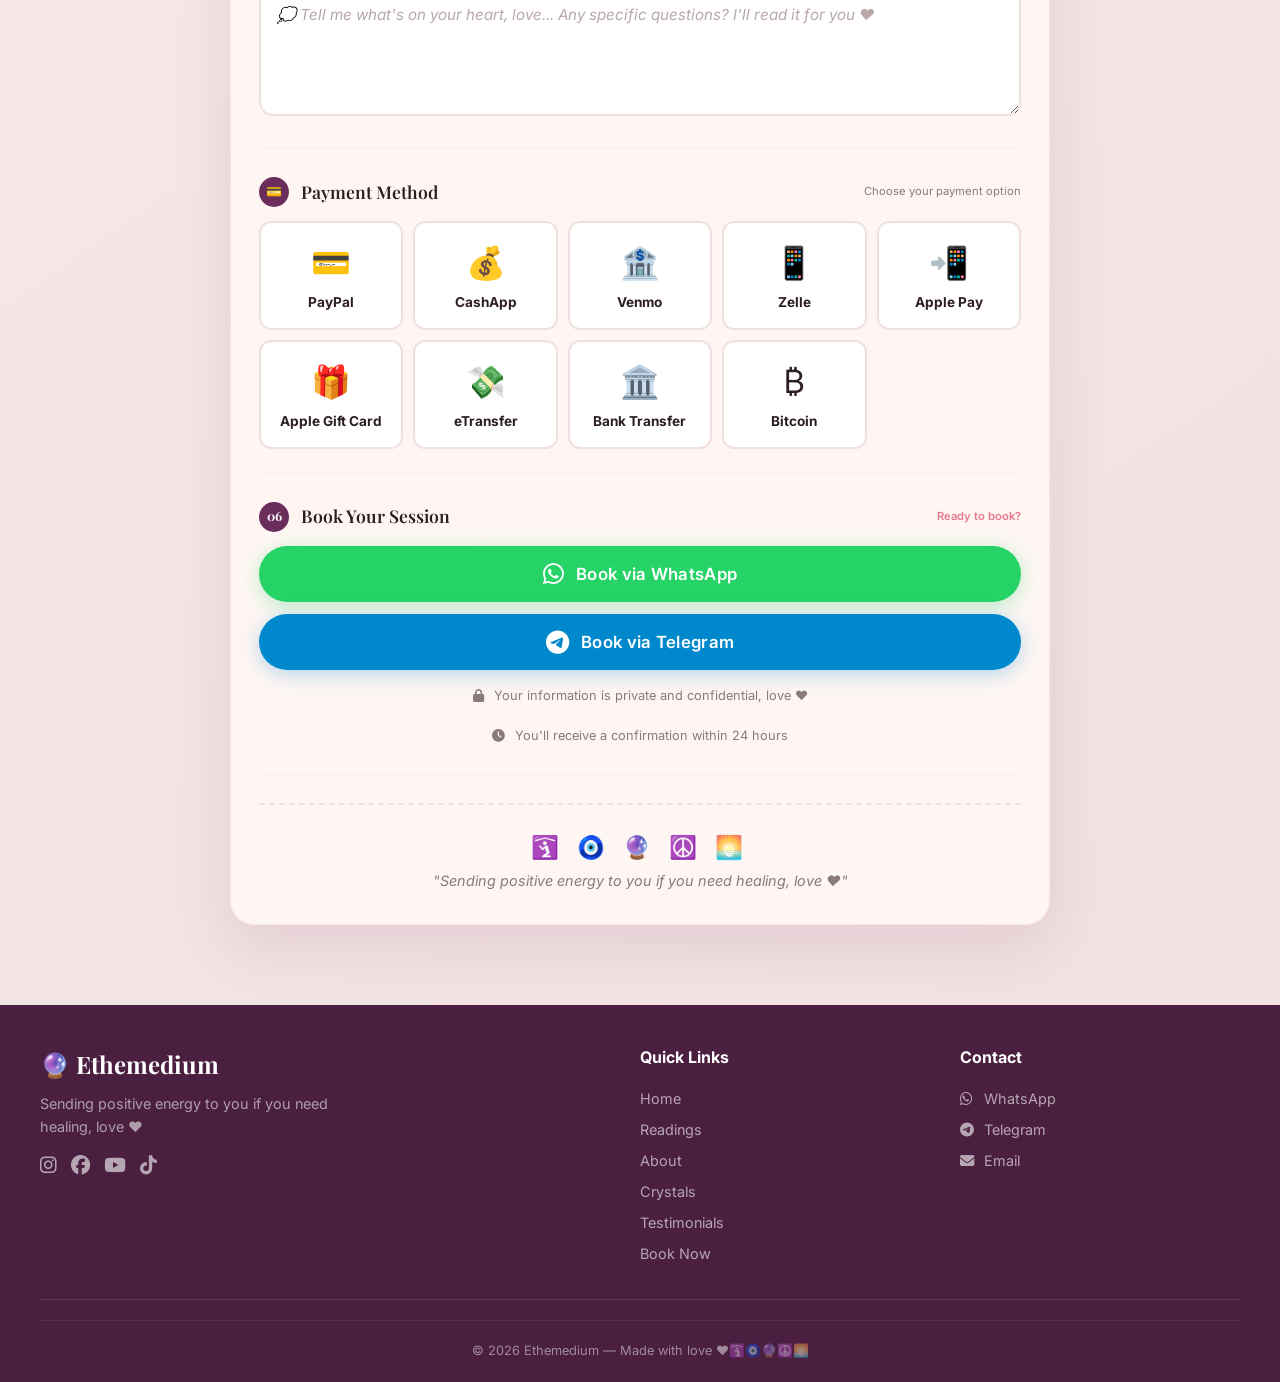
<file: booking.html>
<!DOCTYPE html>
<html lang="en">
<head>
    <meta charset="UTF-8" />
    <meta name="viewport" content="width=device-width, initial-scale=1.0"/>
    <title>🔮 Ethemedium — Book Your Reading</title>
    
    <link rel="stylesheet" href="https://cdnjs.cloudflare.com/ajax/libs/font-awesome/6.5.0/css/all.min.css"/>
    <link href="https://fonts.googleapis.com/css2?family=Playfair+Display:wght@400;600;700;900&family=Inter:wght@300;400;500;600;700&display=swap" rel="stylesheet"/>
    <link rel="stylesheet" href="style.css"/>
    
    <style>
        * { margin: 0; padding: 0; box-sizing: border-box; }
        body { background: linear-gradient(145deg, #FAF0F0 0%, #F5E6E6 50%, #F0E0E0 100%); font-family: 'Inter', sans-serif; min-height: 100vh; }
        
        .navbar { position: fixed; top: 0; left: 0; width: 100%; background: rgba(255, 248, 245, 0.92); backdrop-filter: blur(20px); border-bottom: 1px solid rgba(212, 165, 165, 0.2); z-index: 1000; padding: 0 20px; height: 70px; display: flex; align-items: center; }
        .nav-container { max-width: 1200px; width: 100%; margin: 0 auto; display: flex; justify-content: space-between; align-items: center; }
        .nav-logo { display: flex; align-items: center; gap: 8px; font-family: 'Playfair Display', serif; font-weight: 700; font-size: 1.3rem; color: #6B2D5C; text-decoration: none; }
        .nav-logo span { color: #D4A5A5; }
        .nav-links { display: flex; list-style: none; gap: 30px; align-items: center; }
        .nav-links a { font-size: 0.9rem; font-weight: 500; color: #8A7A7A; transition: all 0.3s; display: flex; align-items: center; gap: 6px; text-decoration: none; }
        .nav-links a:hover, .nav-links a.active { color: #6B2D5C; font-weight: 600; }
        .btn-primary { background: #6B2D5C; color: white; padding: 10px 24px; border-radius: 50px; font-weight: 600; font-size: 0.85rem; transition: all 0.3s; display: inline-flex; align-items: center; gap: 8px; text-decoration: none; border: none; cursor: pointer; }
        .btn-primary:hover { background: #8B4D7A; transform: translateY(-2px); box-shadow: 0 8px 32px rgba(107, 45, 92, 0.15); }
        .hamburger { display: none; flex-direction: column; gap: 5px; cursor: pointer; padding: 5px; }
        .hamburger span { width: 25px; height: 3px; background: #6B2D5C; border-radius: 3px; transition: all 0.3s; }

        .booking-page { padding: 90px 20px 40px; min-height: 100vh; }
        .booking-container { max-width: 820px; margin: 0 auto; background: rgba(255, 248, 245, 0.92); backdrop-filter: blur(20px); border-radius: 24px; padding: 32px 28px; box-shadow: 0 20px 60px rgba(107, 45, 92, 0.12); border: 1px solid rgba(212, 165, 165, 0.2); }

        .booking-header { text-align: center; padding-bottom: 24px; margin-bottom: 24px; border-bottom: 2px dashed #F0E0E0; }
        .booking-badge { display: inline-block; background: #6B2D5C; color: white; padding: 4px 16px; border-radius: 50px; font-size: 0.75rem; font-weight: 600; letter-spacing: 1px; margin-bottom: 8px; }
        .booking-header h1 { font-family: 'Playfair Display', serif; font-size: 2rem; color: #2D1F1F; }
        .booking-header p { color: #8A7A7A; margin-top: 4px; }
        .booking-emoji { font-size: 1.6rem; letter-spacing: 8px; margin-top: 6px; }

        .cart-alert { background: linear-gradient(135deg, #FFF9F0, #FFF5E6); border: 2px solid #C9A84C; border-radius: 12px; padding: 14px 18px; margin-bottom: 20px; display: flex; align-items: center; gap: 12px; }
        .cart-alert i { font-size: 1.5rem; color: #C9A84C; }
        .cart-alert p { color: #6B2D5C; font-size: 0.9rem; margin: 0; }
        .cart-alert strong { color: #2D1F1F; }

        .booking-step { margin-bottom: 28px; padding-bottom: 24px; border-bottom: 1px solid rgba(212, 165, 165, 0.15); }
        .booking-step:last-of-type { border-bottom: none; margin-bottom: 0; padding-bottom: 0; }

        .step-label { display: flex; align-items: center; gap: 12px; margin-bottom: 14px; flex-wrap: wrap; }
        .step-num { font-family: 'Playfair Display', serif; font-size: 0.8rem; font-weight: 700; color: white; background: #6B2D5C; width: 30px; height: 30px; border-radius: 50%; display: inline-flex; align-items: center; justify-content: center; flex-shrink: 0; }
        .step-label h3 { font-family: 'Playfair Display', serif; font-size: 1.1rem; color: #2D1F1F; font-weight: 600; }
        .step-required { font-size: 0.7rem; color: #E8798A; font-weight: 600; margin-left: auto; }
        .step-optional { font-size: 0.7rem; color: #8A7A7A; font-weight: 400; margin-left: auto; }

        .readings-grid { display: grid; grid-template-columns: repeat(auto-fill, minmax(170px, 1fr)); gap: 12px; }
        .reading-card { background: white; border-radius: 14px; padding: 14px 12px; border: 2px solid #F0E0E0; transition: all 0.3s ease; text-align: center; position: relative; }
        .reading-card:hover { border-color: #D4A5A5; transform: translateY(-3px); box-shadow: 0 6px 20px rgba(212, 165, 165, 0.2); }
        .reading-card.has-items { border-color: #6B2D5C; background: #FAF5F5; box-shadow: 0 0 0 2px rgba(107, 45, 92, 0.1); }
        .reading-card .icon { font-size: 1.8rem; display: block; margin-bottom: 4px; }
        .reading-card h4 { font-size: 0.85rem; color: #2D1F1F; font-weight: 600; }
        .reading-card .desc { font-size: 0.6rem; color: #8A7A7A; display: block; margin: 2px 0 4px; line-height: 1.3; }
        .reading-card .price { font-weight: 700; color: #6B2D5C; font-size: 0.85rem; display: block; }
        .reading-qty { display: flex; align-items: center; justify-content: center; gap: 8px; margin-top: 8px; }
        .reading-qty button { width: 26px; height: 26px; border-radius: 50%; border: 2px solid #E0D0D0; background: white; cursor: pointer; font-size: 0.9rem; font-weight: 700; color: #6B2D5C; transition: all 0.3s; display: flex; align-items: center; justify-content: center; }
        .reading-qty button:hover { background: #6B2D5C; color: white; border-color: #6B2D5C; }
        .reading-qty span { font-weight: 600; font-size: 1rem; min-width: 24px; text-align: center; color: #2D1F1F; }
        .reading-qty .qty-zero { color: #ccc; }

        .duration-selector { display: grid; grid-template-columns: repeat(3, 1fr); gap: 10px; }
        .duration-btn { background: white; border: 2px solid #F0E0E0; border-radius: 14px; padding: 14px 10px; text-align: center; cursor: pointer; transition: all 0.3s ease; }
        .duration-btn:hover { border-color: #D4A5A5; transform: translateY(-2px); }
        .duration-btn.active { border-color: #6B2D5C; background: #FAF5F5; box-shadow: 0 0 0 3px rgba(107, 45, 92, 0.1); }
        .duration-btn .time { font-weight: 700; font-size: 1.1rem; color: #2D1F1F; }
        .duration-btn .label { font-size: 0.7rem; color: #8A7A7A; }

        .questions-area { width: 100%; padding: 14px 16px; border: 2px solid #F0E0E0; border-radius: 14px; font-family: 'Inter', sans-serif; font-size: 0.95rem; resize: vertical; transition: all 0.3s ease; background: white; color: #2D1F1F; line-height: 1.6; }
        .questions-area:focus { outline: none; border-color: #6B2D5C; box-shadow: 0 0 0 3px rgba(107, 45, 92, 0.08); }
        .questions-area::placeholder { color: #b8a8a8; font-style: italic; }

        .contact-form { display: grid; grid-template-columns: 1fr 1fr; gap: 14px; }
        .contact-form .full-width { grid-column: 1 / -1; }
        .contact-form label { font-size: 0.8rem; font-weight: 600; color: #2D1F1F; display: block; margin-bottom: 4px; }
        .contact-form label .required { color: #E8798A; }
        .contact-form input { width: 100%; padding: 12px 14px; border: 2px solid #F0E0E0; border-radius: 12px; font-size: 0.95rem; font-family: 'Inter', sans-serif; transition: all 0.3s; background: white; }
        .contact-form input:focus { outline: none; border-color: #6B2D5C; box-shadow: 0 0 0 3px rgba(107, 45, 92, 0.08); }
        .contact-form input::placeholder { color: #b8a8a8; }

        .selected-summary { background: #FAF5F5; border-radius: 12px; padding: 14px 18px; margin-top: 10px; border: 1px solid #F0E0E0; display: none; }
        .selected-summary.visible { display: block; }
        .selected-summary h4 { font-size: 0.85rem; color: #6B2D5C; margin-bottom: 6px; }
        .selected-summary .summary-item { display: flex; justify-content: space-between; padding: 3px 0; font-size: 0.85rem; color: #2D1F1F; border-bottom: 1px dashed rgba(212, 165, 165, 0.2); }
        .selected-summary .summary-item:last-child { border-bottom: none; }
        .selected-summary .summary-total { font-weight: 700; color: #6B2D5C; padding-top: 6px; margin-top: 6px; border-top: 2px solid #E0D0D0; display: flex; justify-content: space-between; font-size: 1rem; }

        /* ===== PAYMENT CARDS ===== */
        .payment-grid { display: grid; grid-template-columns: repeat(auto-fill, minmax(140px, 1fr)); gap: 10px; margin-top: 10px; }
        .payment-card { background: white; border: 2px solid #F0E0E0; border-radius: 12px; padding: 14px 10px; text-align: center; transition: all 0.3s; cursor: pointer; }
        .payment-card:hover { border-color: #D4A5A5; transform: translateY(-2px); box-shadow: 0 4px 15px rgba(107, 45, 92, 0.08); }
        .payment-card.selected { border-color: #6B2D5C; background: #FAF5F5; box-shadow: 0 0 0 3px rgba(107, 45, 92, 0.1); }
        .payment-card .icon { font-size: 2rem; display: block; }
        .payment-card h4 { font-size: 0.85rem; color: #2D1F1F; margin-top: 4px; }

        .booking-actions { display: flex; flex-direction: column; gap: 12px; }
        .booking-btn { padding: 16px 24px; border: none; border-radius: 50px; font-size: 1.05rem; font-weight: 600; cursor: pointer; transition: all 0.3s ease; display: flex; align-items: center; justify-content: center; gap: 12px; font-family: 'Inter', sans-serif; text-decoration: none; letter-spacing: 0.3px; }
        .booking-btn.whatsapp { background: #25D366; color: white; box-shadow: 0 4px 20px rgba(37, 211, 102, 0.3); }
        .booking-btn.whatsapp:hover { transform: translateY(-2px); box-shadow: 0 6px 30px rgba(37, 211, 102, 0.4); }
        .booking-btn.telegram { background: #0088cc; color: white; box-shadow: 0 4px 20px rgba(0, 136, 204, 0.3); }
        .booking-btn.telegram:hover { transform: translateY(-2px); box-shadow: 0 6px 30px rgba(0, 136, 204, 0.4); }
        .booking-btn i { font-size: 1.5rem; }
        .booking-btn:disabled { opacity: 0.5; cursor: not-allowed; transform: none !important; }

        .booking-note { text-align: center; font-size: 0.8rem; color: #8A7A7A; padding: 4px 0; }
        .booking-note i { margin-right: 6px; }

        .booking-footer { text-align: center; padding-top: 24px; margin-top: 24px; border-top: 2px dashed #F0E0E0; }
        .booking-footer .booking-quote { font-style: italic; color: #8A7A7A; font-size: 0.9rem; margin-top: 4px; }

        .footer { background: #4A1F3F; color: rgba(255,255,255,0.8); padding: 40px 20px 20px; margin-top: 40px; }
        .footer-container { max-width: 1200px; margin: 0 auto; display: grid; grid-template-columns: 2fr 1fr 1fr; gap: 40px; }
        .footer-logo { font-family: 'Playfair Display', serif; font-size: 1.5rem; color: white; display: block; margin-bottom: 8px; }
        .footer-brand p { font-size: 0.9rem; opacity: 0.7; }
        .footer-links h4, .footer-contact h4 { color: white; font-size: 1rem; margin-bottom: 12px; }
        .footer-links a, .footer-contact a { display: block; color: rgba(255,255,255,0.6); font-size: 0.9rem; padding: 4px 0; text-decoration: none; transition: all 0.3s; }
        .footer-links a:hover, .footer-contact a:hover { color: white; }
        .footer-socials { display: flex; gap: 14px; margin-top: 12px; }
        .footer-socials a { color: rgba(255,255,255,0.6); font-size: 1.2rem; transition: all 0.3s; }
        .footer-socials a:hover { color: white; }
        .footer-bottom { max-width: 1200px; margin: 0 auto; text-align: center; padding-top: 20px; border-top: 1px solid rgba(255,255,255,0.1); font-size: 0.8rem; opacity: 0.6; margin-top: 20px; }

        .toast { position: fixed; bottom: 30px; left: 50%; transform: translateX(-50%) translateY(100px); background: #2D1F1F; color: white; padding: 14px 28px; border-radius: 50px; font-size: 0.9rem; box-shadow: 0 8px 30px rgba(0, 0, 0, 0.2); opacity: 0; transition: all 0.5s ease; z-index: 999; pointer-events: none; text-align: center; max-width: 90%; }
        .toast.show { opacity: 1; transform: translateX(-50%) translateY(0); }

        @media (max-width: 768px) {
            .nav-links { display: none; position: fixed; top: 70px; left: 0; width: 100%; background: rgba(255, 248, 245, 0.98); flex-direction: column; padding: 20px; gap: 16px; border-bottom: 1px solid rgba(212, 165, 165, 0.2); }
            .nav-links.show { display: flex; }
            .hamburger { display: flex; }
            .booking-container { padding: 20px 16px; }
            .booking-header h1 { font-size: 1.5rem; }
            .readings-grid { grid-template-columns: 1fr 1fr; }
            .duration-selector { grid-template-columns: 1fr 1fr 1fr; }
            .footer-container { grid-template-columns: 1fr; gap: 20px; }
            .cart-alert { flex-direction: column; text-align: center; }
            .contact-form { grid-template-columns: 1fr; }
            .payment-grid { grid-template-columns: repeat(auto-fill, minmax(120px, 1fr)); }
        }
        @media (max-width: 480px) {
            .readings-grid { grid-template-columns: 1fr 1fr; gap: 8px; }
            .reading-card { padding: 10px 8px; }
            .reading-card .icon { font-size: 1.3rem; }
            .booking-btn { font-size: 0.9rem; padding: 14px 16px; }
            .payment-grid { grid-template-columns: repeat(auto-fill, minmax(100px, 1fr)); }
            .payment-card { padding: 10px 6px; }
            .payment-card .icon { font-size: 1.5rem; }
            .payment-card h4 { font-size: 0.7rem; }
        }
    </style>
</head>
<body>

<!-- ===== TOAST ===== -->
<div id="toast" class="toast">✨ Updated, love!</div>

<!-- ===== NAVIGATION ===== -->
<nav class="navbar">
    <div class="nav-container">
        <a href="index.html" class="nav-logo">🔮 Ethe<span>medium</span></a>
        <ul class="nav-links" id="navLinks">
            <li><a href="index.html"><i class="fas fa-home"></i> Home</a></li>
            <li><a href="readings.html"><i class="fas fa-hand-sparkles"></i> Readings</a></li>
            <li><a href="about.html"><i class="fas fa-star"></i> About</a></li>
            <li><a href="crystal.html"><i class="fas fa-gem"></i> Crystals</a></li>
            <li><a href="testimonial.html"><i class="fas fa-heart"></i> Testimonials</a></li>
        </ul>
        <div class="nav-cta">
            <a href="booking.html" class="btn-primary"><i class="fas fa-calendar-check"></i> Book Now</a>
        </div>
        <div class="hamburger" onclick="toggleMenu()">
            <span></span><span></span><span></span>
        </div>
    </div>
</nav>

<!-- ===== BOOKING PAGE ===== -->
<div class="booking-page">
    <div class="booking-container">

        <!-- ===== HEADER ===== -->
        <div class="booking-header">
            <span class="booking-badge">🔮 Book Your Reading</span>
            <h1>Choose Your Readings, Love ❤️</h1>
            <p id="bookingSubtitle">Select multiple readings! Add as many as you want.</p>
            <div class="booking-emoji">🛐 🧿 🔮 ☮️ 🌅</div>
        </div>

        <!-- ===== CRYSTAL CART ALERT ===== -->
        <div id="cartAlert" class="cart-alert" style="display: none;">
            <i class="fas fa-shopping-bag"></i>
            <p>📦 <strong>Crystals in your cart!</strong> Your booking will include both your readings and crystals. ❤️</p>
        </div>

        <!-- ===== STEP 1: READING TYPE ===== -->
        <div class="booking-step">
            <div class="step-label">
                <span class="step-num">01</span>
                <h3>Choose Your Readings</h3>
                <span class="step-required">Select one or more</span>
            </div>
            <div class="readings-grid" id="readingsGrid"></div>
            <div class="selected-summary" id="selectedSummary">
                <h4>📋 Your Selected Readings:</h4>
                <div id="summaryList"></div>
                <div class="summary-total">
                    <span>Reading Total:</span>
                    <span id="readingTotal">$0.00</span>
                </div>
            </div>
        </div>

        <!-- ===== STEP 2: DURATION ===== -->
        <div class="booking-step">
            <div class="step-label">
                <span class="step-num">02</span>
                <h3>Select Duration</h3>
                <span class="step-required">*Required</span>
            </div>
            <div class="duration-selector" id="durationSelector"></div>
        </div>

        <!-- ===== STEP 3: YOUR DETAILS ===== -->
        <div class="booking-step">
            <div class="step-label">
                <span class="step-num">03</span>
                <h3>Your Details</h3>
                <span class="step-required">*Required</span>
            </div>
            <div class="contact-form">
                <div class="full-width">
                    <label>Full Name <span class="required">*</span></label>
                    <input type="text" id="clientName" placeholder="e.g. Sarah Johnson" required />
                </div>
                <div>
                    <label>Phone Number <span class="required">*</span></label>
                    <input type="tel" id="clientPhone" placeholder="e.g. +1 352 828 7004" required />
                </div>
                <div>
                    <label>Email Address <span class="required">*</span></label>
                    <input type="email" id="clientEmail" placeholder="e.g. sarah@email.com" required />
                </div>
                <div class="full-width">
                    <label>Preferred Date & Time <span class="optional">(Optional)</span></label>
                    <input type="text" id="clientDateTime" placeholder="e.g. Monday 25th, 3pm EST" />
                </div>
            </div>
        </div>

        <!-- ===== STEP 4: QUESTIONS ===== -->
        <div class="booking-step">
            <div class="step-label">
                <span class="step-num">04</span>
                <h3>Your Questions</h3>
                <span class="step-optional">Optional</span>
            </div>
            <textarea id="questionsInput" class="questions-area" placeholder="💭 Tell me what's on your heart, love... Any specific questions? I'll read it for you ❤️" rows="4"></textarea>
        </div>

        <!-- ===== STEP 5: PAYMENT METHOD ===== -->
        <div class="booking-step">
            <div class="step-label">
                <span class="step-num">💳</span>
                <h3>Payment Method</h3>
                <span class="step-optional">Choose your payment option</span>
            </div>

            <div class="payment-grid">
                <!-- PayPal -->
                <div class="payment-card" onclick="selectPayment('paypal')" id="paypal-card">
                    <span class="icon">💳</span>
                    <h4>PayPal</h4>
                </div>
                <!-- CashApp -->
                <div class="payment-card" onclick="selectPayment('cashapp')" id="cashapp-card">
                    <span class="icon">💰</span>
                    <h4>CashApp</h4>
                </div>
                <!-- Venmo -->
                <div class="payment-card" onclick="selectPayment('venmo')" id="venmo-card">
                    <span class="icon">🏦</span>
                    <h4>Venmo</h4>
                </div>
                <!-- Zelle -->
                <div class="payment-card" onclick="selectPayment('zelle')" id="zelle-card">
                    <span class="icon">📱</span>
                    <h4>Zelle</h4>
                </div>
                <!-- Apple Pay -->
                <div class="payment-card" onclick="selectPayment('applepay')" id="applepay-card">
                    <span class="icon">📲</span>
                    <h4>Apple Pay</h4>
                </div>
                <!-- Apple Gift Card -->
                <div class="payment-card" onclick="selectPayment('applegift')" id="applegift-card">
                    <span class="icon">🎁</span>
                    <h4>Apple Gift Card</h4>
                </div>
                <!-- eTransfer -->
                <div class="payment-card" onclick="selectPayment('etransfer')" id="etransfer-card">
                    <span class="icon">💸</span>
                    <h4>eTransfer</h4>
                </div>
                <!-- Bank Transfer -->
                <div class="payment-card" onclick="selectPayment('bank')" id="bank-card">
                    <span class="icon">🏛️</span>
                    <h4>Bank Transfer</h4>
                </div>
                <!-- Bitcoin -->
                <div class="payment-card" onclick="selectPayment('bitcoin')" id="bitcoin-card">
                    <span class="icon">₿</span>
                    <h4>Bitcoin</h4>
                </div>
            </div>

            <!-- Selected Payment Display -->
            <div id="selectedPayment" style="margin-top: 12px; padding: 10px 14px; background: #FAF5F5; border-radius: 10px; border: 1px solid #F0E0E0; display: none; text-align: center;">
                <p style="font-size: 0.85rem; color: #6B2D5C; margin: 0;">
                    <i class="fas fa-check-circle" style="color: #25D366;"></i> 
                    Selected: <strong id="paymentMethodDisplay">PayPal</strong>
                    <span id="paymentDetailDisplay" style="display: block; font-size: 0.75rem; color: #8A7A7A; margin-top: 2px;"></span>
                </p>
            </div>
        </div>

        <!-- ===== STEP 6: BOOK NOW ===== -->
        <div class="booking-step">
            <div class="step-label">
                <span class="step-num">06</span>
                <h3>Book Your Session</h3>
                <span class="step-required">Ready to book?</span>
            </div>
            <div class="booking-actions">
                <button class="booking-btn whatsapp" onclick="bookNow('whatsapp')">
                    <i class="fab fa-whatsapp"></i> Book via WhatsApp
                </button>
                <button class="booking-btn telegram" onclick="bookNow('telegram')">
                    <i class="fab fa-telegram-plane"></i> Book via Telegram
                </button>
                <div class="booking-note"><i class="fas fa-lock"></i> Your information is private and confidential, love ❤️</div>
                <div class="booking-note"><i class="fas fa-clock"></i> You'll receive a confirmation within 24 hours</div>
            </div>
        </div>

        <!-- ===== FOOTER NOTE ===== -->
        <div class="booking-footer">
            <div style="font-size: 1.4rem; letter-spacing: 6px;">🛐 🧿 🔮 ☮️ 🌅</div>
            <p class="booking-quote">"Sending positive energy to you if you need healing, love ❤️"</p>
        </div>

    </div>
</div>

<!-- ===== FOOTER ===== -->
<footer class="footer">
    <div class="footer-container">
        <div class="footer-brand">
            <span class="footer-logo">🔮 Ethemedium</span>
            <p>Sending positive energy to you if you need healing, love ❤️</p>
            <div class="footer-socials">
                <a href="#"><i class="fab fa-instagram"></i></a>
                <a href="#"><i class="fab fa-facebook"></i></a>
                <a href="#"><i class="fab fa-youtube"></i></a>
                <a href="#"><i class="fab fa-tiktok"></i></a>
            </div>
        </div>
        <div class="footer-links">
            <h4>Quick Links</h4>
            <a href="index.html">Home</a>
            <a href="readings.html">Readings</a>
            <a href="about.html">About</a>
            <a href="crystal.html">Crystals</a>
            <a href="testimonial.html">Testimonials</a>
            <a href="booking.html">Book Now</a>
        </div>
        <div class="footer-contact">
            <h4>Contact</h4>
            <a href="https://wa.me/13528287004"><i class="fab fa-whatsapp"></i> WhatsApp</a>
            <a href="https://t.me/ethe_medium"><i class="fab fa-telegram"></i> Telegram</a>
            <a href="mailto:spiritualsoul@gmail.com"><i class="fas fa-envelope"></i> Email</a>
        </div>
    </div>
    <div class="footer-bottom">
        <p>© 2026 Ethemedium — Made with love ❤️🛐🧿🔮☮️🌅</p>
    </div>
</footer>

<!-- ============================================================ -->
<!-- ===== JAVASCRIPT ===== -->
<!-- ============================================================ -->
<script>
    // ============================================
    // DATA
    // ============================================

    const READINGS = [
        { id: 'love', icon: '💖', name: 'Love Reading', desc: 'Soulmate, twin flame, relationship blocks', basePrice: 45 },
        { id: 'general', icon: '🔮', name: 'General Reading', desc: 'Whatever Spirit wants you to know', basePrice: 40 },
        { id: 'relationship', icon: '💑', name: 'Relationship Reading', desc: 'Deep dive into current partnership', basePrice: 55 },
        { id: 'aura', icon: '🌈', name: 'Aura Reading', desc: 'See your energy colors & chakras', basePrice: 60 },
        { id: 'career', icon: '💼', name: 'Career Reading', desc: 'Career path, promotions, purpose', basePrice: 55 },
        { id: 'job', icon: '🏢', name: 'Job Reading', desc: 'Job search, interviews, next steps', basePrice: 50 },
        { id: 'finance', icon: '💰', name: 'Finance Reading', desc: 'Money flow, abundance, investments', basePrice: 55 },
        { id: 'future', icon: '🌅', name: 'Future Reading', desc: "What's coming in 3-6 months", basePrice: 60 },
        { id: 'healing', icon: '🕊️', name: 'Healing Reading', desc: 'Depression, anxiety, inner peace', basePrice: 70 },
        { id: 'intuitive', icon: '✨', name: 'Intuitive Guidance', desc: 'Life guidance, decision making, clarity', basePrice: 50 },
        { id: 'protection', icon: '🛡️', name: 'Protection Reading', desc: 'Energy protection, spiritual safety', basePrice: 65 },
        { id: 'spiritual', icon: '🙏', name: 'Spiritual Reading', desc: 'Spiritual awakening, purpose, guides', basePrice: 60 }
    ];

    const DURATIONS = [
        { minutes: 15, label: 'Quick', priceMultiplier: 0.6 },
        { minutes: 30, label: 'Deep', priceMultiplier: 1.0 },
        { minutes: 60, label: 'Full', priceMultiplier: 1.6 }
    ];

    // ============================================
    // PAYMENT DETAILS
    // ============================================

    const paymentDetails = {
        paypal: { name: 'PayPal', detail: 'paypal.me/ethemedium', icon: '💳' },
        cashapp: { name: 'CashApp', detail: '$Ethemedium', icon: '💰' },
        venmo: { name: 'Venmo', detail: '@Ethemedium', icon: '🏦' },
        zelle: { name: 'Zelle', detail: 'ethemedium@gmail.com', icon: '📱' },
        applepay: { name: 'Apple Pay', detail: 'Available on request', icon: '📲' },
        applegift: { name: 'Apple Gift Card', detail: 'Send gift card code via WhatsApp', icon: '🎁' },
        etransfer: { name: 'eTransfer', detail: 'Interac e-Transfer available', icon: '💸' },
        bank: { name: 'Bank Transfer', detail: 'Details provided upon booking', icon: '🏛️' },
        bitcoin: { name: 'Bitcoin', detail: 'BTC Wallet: bc1... (provided on request)', icon: '₿' }
    };

    // ============================================
    // STATE
    // ============================================

    let selectedReadings = {};
    let selectedDuration = 30;
    let crystalCart = [];
    let crystalCartMessage = '';
    let selectedPayment = null;

    const WHATSAPP_NUMBER = '13528287004';
    const TELEGRAM_USERNAME = 'ethe_medium';

    // ============================================
    // DOM REFS
    // ============================================

    const readingsGrid = document.getElementById('readingsGrid');
    const durationSelector = document.getElementById('durationSelector');
    const questionsInput = document.getElementById('questionsInput');
    const toast = document.getElementById('toast');
    const cartAlert = document.getElementById('cartAlert');
    const bookingSubtitle = document.getElementById('bookingSubtitle');
    const selectedSummary = document.getElementById('selectedSummary');
    const summaryList = document.getElementById('summaryList');
    const readingTotal = document.getElementById('readingTotal');
    const clientName = document.getElementById('clientName');
    const clientPhone = document.getElementById('clientPhone');
    const clientEmail = document.getElementById('clientEmail');
    const clientDateTime = document.getElementById('clientDateTime');

    // ============================================
    // RENDER FUNCTIONS
    // ============================================

    function renderReadings() {
        readingsGrid.innerHTML = READINGS.map(r => {
            const qty = selectedReadings[r.id] || 0;
            const hasItems = qty > 0;
            return `
                <div class="reading-card ${hasItems ? 'has-items' : ''}">
                    <span class="icon">${r.icon}</span>
                    <h4>${r.name}</h4>
                    <span class="desc">${r.desc}</span>
                    <span class="price">$${r.basePrice}</span>
                    <div class="reading-qty">
                        <button onclick="updateReadingQty('${r.id}', -1)">−</button>
                        <span class="${qty === 0 ? 'qty-zero' : ''}">${qty}</span>
                        <button onclick="updateReadingQty('${r.id}', 1)">+</button>
                    </div>
                </div>
            `;
        }).join('');
        updateSummary();
    }

    function renderDurations() {
        durationSelector.innerHTML = DURATIONS.map(d => {
            const active = selectedDuration === d.minutes ? 'active' : '';
            return `
                <div class="duration-btn ${active}" onclick="selectDuration(${d.minutes})">
                    <div class="time">${d.minutes} min</div>
                    <div class="label">${d.label}</div>
                </div>
            `;
        }).join('');
    }

    function updateSummary() {
        const items = [];
        let total = 0;
        READINGS.forEach(r => {
            const qty = selectedReadings[r.id] || 0;
            if (qty > 0) {
                const price = r.basePrice * qty;
                total += price;
                items.push({ name: r.name, icon: r.icon, qty, price: r.basePrice, total: price });
            }
        });
        if (items.length === 0) {
            selectedSummary.classList.remove('visible');
            return;
        }
        selectedSummary.classList.add('visible');
        summaryList.innerHTML = items.map(item => `
            <div class="summary-item">
                <span>${item.icon} ${item.name} x${item.qty}</span>
                <span>$${item.total.toFixed(2)}</span>
            </div>
        `).join('');
        readingTotal.textContent = `$${total.toFixed(2)}`;
    }

    // ============================================
    // ACTIONS
    // ============================================

    function updateReadingQty(id, change) {
        const current = selectedReadings[id] || 0;
        const newQty = Math.max(0, current + change);
        if (newQty === 0) { delete selectedReadings[id]; } else { selectedReadings[id] = newQty; }
        renderReadings();
        showToast(newQty > 0 ? `✨ Updated ${READINGS.find(r => r.id === id).name}` : `❌ Removed ${READINGS.find(r => r.id === id).name}`);
    }

    function selectDuration(minutes) {
        selectedDuration = minutes;
        renderDurations();
    }

    // ============================================
    // PAYMENT SELECTION
    // ============================================

    function selectPayment(method) {
        selectedPayment = method;

        document.querySelectorAll('.payment-card').forEach(card => {
            card.classList.remove('selected');
            card.style.borderColor = '#F0E0E0';
            card.style.background = 'white';
            card.style.boxShadow = 'none';
        });

        const card = document.getElementById(method + '-card');
        if (card) {
            card.classList.add('selected');
            card.style.borderColor = '#6B2D5C';
            card.style.background = '#FAF5F5';
            card.style.boxShadow = '0 0 0 3px rgba(107,45,92,0.1)';
        }

        const display = document.getElementById('paymentMethodDisplay');
        const detailDisplay = document.getElementById('paymentDetailDisplay');
        const container = document.getElementById('selectedPayment');

        if (display && container) {
            const info = paymentDetails[method];
            display.textContent = info.name;
            if (detailDisplay) {
                detailDisplay.textContent = info.icon + ' ' + info.detail;
            }
            container.style.display = 'block';
        }
    }

    function getPaymentInfo() {
        if (!selectedPayment) return 'Not selected yet';
        const info = paymentDetails[selectedPayment];
        return `${info.icon} ${info.name}: ${info.detail}`;
    }

    // ============================================
    // BOOK NOW
    // ============================================

    function bookNow(platform) {
        const selectedItems = Object.keys(selectedReadings).filter(id => selectedReadings[id] > 0);
        if (selectedItems.length === 0) {
            showToast('⚠️ Please select at least one reading, love! ❤️');
            document.querySelector('.readings-grid')?.scrollIntoView({ behavior: 'smooth', block: 'center' });
            return;
        }

        const name = clientName?.value.trim();
        const phone = clientPhone?.value.trim();
        const email = clientEmail?.value.trim();

        if (!name) { showToast('⚠️ Please enter your full name, love! ❤️'); clientName?.focus(); return; }
        if (!phone) { showToast('⚠️ Please enter your phone number, love! ❤️'); clientPhone?.focus(); return; }
        if (!email) { showToast('⚠️ Please enter your email address, love! ❤️'); clientEmail?.focus(); return; }

        if (!selectedPayment) {
            showToast('⚠️ Please select a payment method, love! ❤️');
            document.querySelector('.payment-grid')?.scrollIntoView({ behavior: 'smooth', block: 'center' });
            return;
        }

        const duration = DURATIONS.find(d => d.minutes === selectedDuration);
        let readingList = '';
        let readingTotalPrice = 0;
        selectedItems.forEach(id => {
            const reading = READINGS.find(r => r.id === id);
            const qty = selectedReadings[id];
            const price = reading.basePrice * qty;
            readingTotalPrice += price;
            readingList += `  • ${reading.icon} ${reading.name} x${qty} = $${price.toFixed(2)}\n`;
        });

        const questions = questionsInput ? questionsInput.value.trim() : '';
        const finalQuestions = questions || 'No specific questions — read what Spirit brings through';

        let crystalSection = '';
        let crystalTotal = 0;
        if (crystalCart && crystalCart.length > 0) {
            let itemsList = crystalCart.map(item => {
                const itemTotal = item.price * item.quantity;
                crystalTotal += itemTotal;
                return `  • ${item.name} x${item.quantity} = $${itemTotal.toFixed(2)}`;
            }).join('\n');
            crystalSection = `
━━━━━━━━━━━━━━━━━━━━━
🛒 *Crystals & Beads Order:*
${itemsList}

💎 *Crystals Total: $${crystalTotal.toFixed(2)}*
`;
        }

        const grandTotal = readingTotalPrice + crystalTotal;
        const dateTime = clientDateTime?.value.trim() || 'To be confirmed';
        const paymentInfo = getPaymentInfo();

        const message = `
🔮 *ETHMEDIUM BOOKING* 🔮
━━━━━━━━━━━━━━━━━━━━━

👤 *Client Details:*
📛 Name: ${name}
📱 Phone: ${phone}
📧 Email: ${email}
📅 Preferred Date/Time: ${dateTime}

━━━━━━━━━━━━━━━━━━━━━
📖 *Readings Selected:*
${readingList}
⏰ *Duration:* ${duration.minutes} minutes (${duration.label})

💭 *Your Questions:*
${finalQuestions}
${crystalSection}
━━━━━━━━━━━━━━━━━━━━━
📚 *Reading Total: $${readingTotalPrice.toFixed(2)}`
        + (crystalTotal > 0 ? `
💎 *Crystals Total: $${crystalTotal.toFixed(2)}` : '')
        + `
💵 *Grand Total: $${grandTotal.toFixed(2)}*

💳 *Payment Method:*
${paymentInfo}
━━━━━━━━━━━━━━━━━━━━━

✨ I'll confirm your booking within 24 hours, love!

"Sending positive energy to you! ❤️🛐🧿🔮☮️🌅"
        `.trim();

        const encoded = encodeURIComponent(message);
        let url = '';
        if (platform === 'whatsapp') {
            url = `https://wa.me/${WHATSAPP_NUMBER}?text=${encoded}`;
        } else if (platform === 'telegram') {
            url = `https://t.me/${TELEGRAM_USERNAME}?text=${encoded}`;
        }
        window.open(url, '_blank');
        showToast(`✨ Opening ${platform.charAt(0).toUpperCase() + platform.slice(1)}... Sending love! ❤️`);

        sessionStorage.removeItem('crystalCart');
        sessionStorage.removeItem('cartMessage');
    }

    // ============================================
    // TOAST
    // ============================================

    let toastTimeout;
    function showToast(message) {
        toast.textContent = message;
        toast.classList.add('show');
        clearTimeout(toastTimeout);
        toastTimeout = setTimeout(() => { toast.classList.remove('show'); }, 3000);
    }

    // ============================================
    // LOAD CRYSTAL CART
    // ============================================

    function loadCrystalCart() {
        const cartData = sessionStorage.getItem('crystalCart');
        if (cartData) {
            try {
                crystalCart = JSON.parse(cartData);
                if (crystalCart.length > 0) {
                    cartAlert.style.display = 'flex';
                    const itemCount = crystalCart.reduce((sum, item) => sum + item.quantity, 0);
                    bookingSubtitle.textContent = `📦 You have ${itemCount} crystal item(s) in your cart! Your booking will include both your readings and crystals. ❤️`;
                    const itemsList = crystalCart.map(item => `${item.name} x${item.quantity}`).join(', ');
                    if (questionsInput) {
                        questionsInput.value = `🛒 Also ordering: ${itemsList}\n\n`;
                    }
                }
            } catch (e) { console.log('Error loading cart:', e); }
        }
    }

    // ============================================
    // TOGGLE MENU
    // ============================================

    function toggleMenu() {
        document.querySelector('.nav-links').classList.toggle('show');
        document.querySelector('.hamburger').classList.toggle('active');
    }

    // ============================================
    // INIT
    // ============================================

    function init() {
        renderReadings();
        renderDurations();
        loadCrystalCart();
        console.log('🔮 Ethemedium Booking Page is ready, love! ❤️🛐🧿🔮☮️🌅');
        console.log('💳 9 Payment Methods Available: PayPal, CashApp, Venmo, Zelle, Apple Pay, Apple Gift Card, eTransfer, Bank Transfer, Bitcoin');
    }

    if (document.readyState === 'loading') {
        document.addEventListener('DOMContentLoaded', init);
    } else { init(); }

    // ============================================
    // EXPOSE FUNCTIONS
    // ============================================

    window.updateReadingQty = updateReadingQty;
    window.selectDuration = selectDuration;
    window.selectPayment = selectPayment;
    window.bookNow = bookNow;
    window.showToast = showToast;
    window.toggleMenu = toggleMenu;
</script>
</body>
</html>
</file>
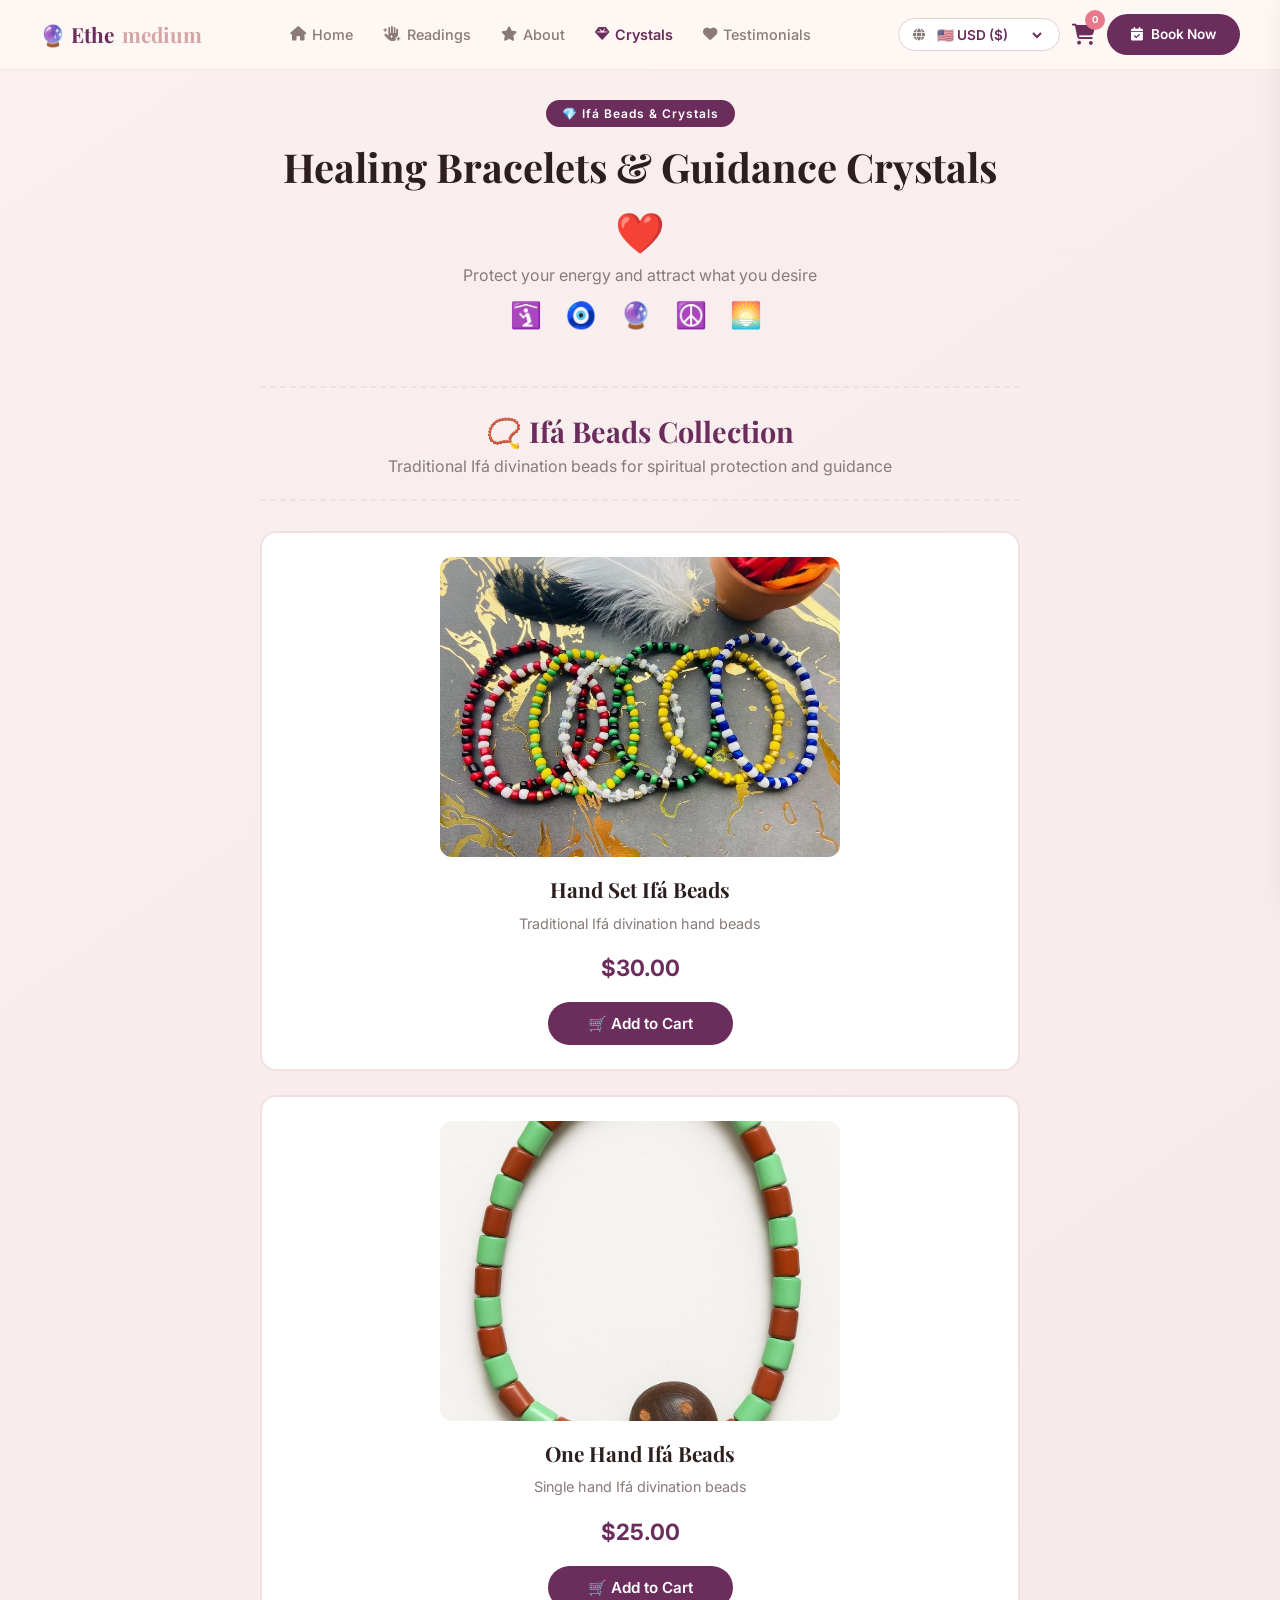
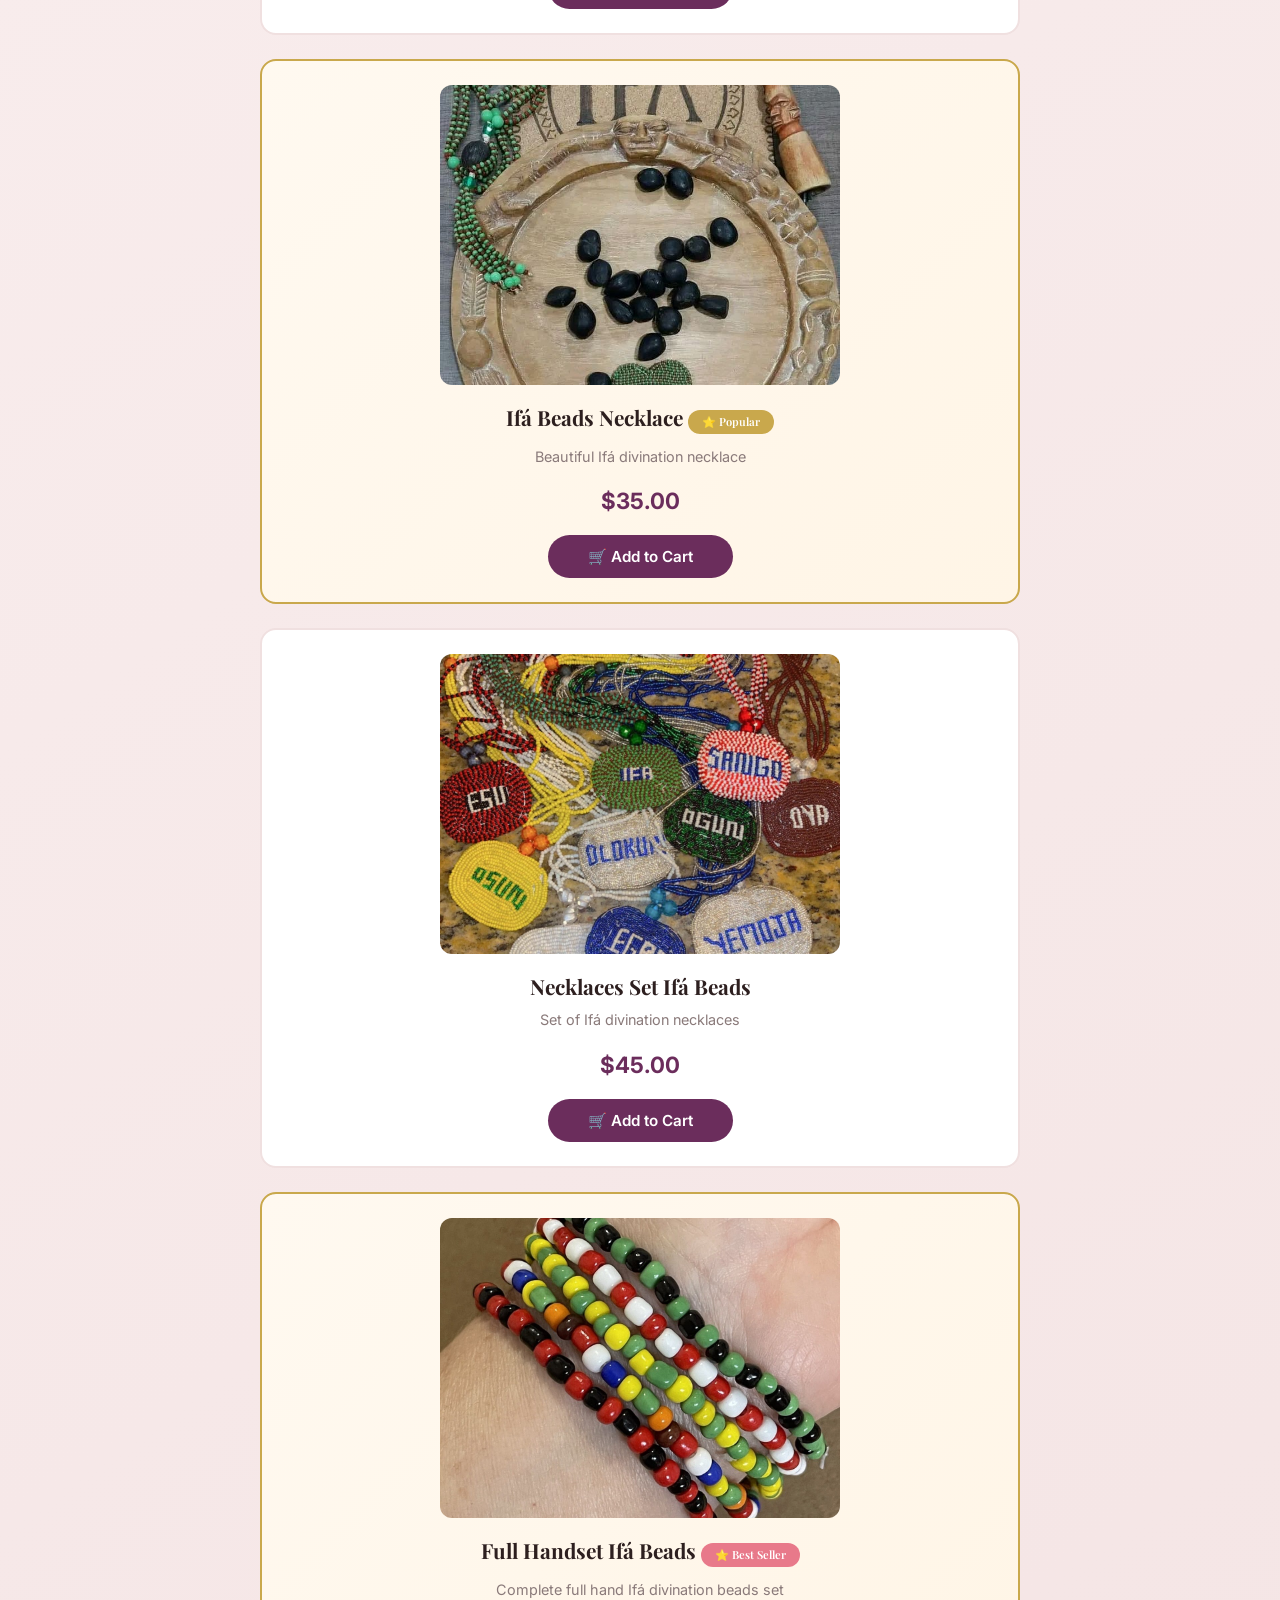
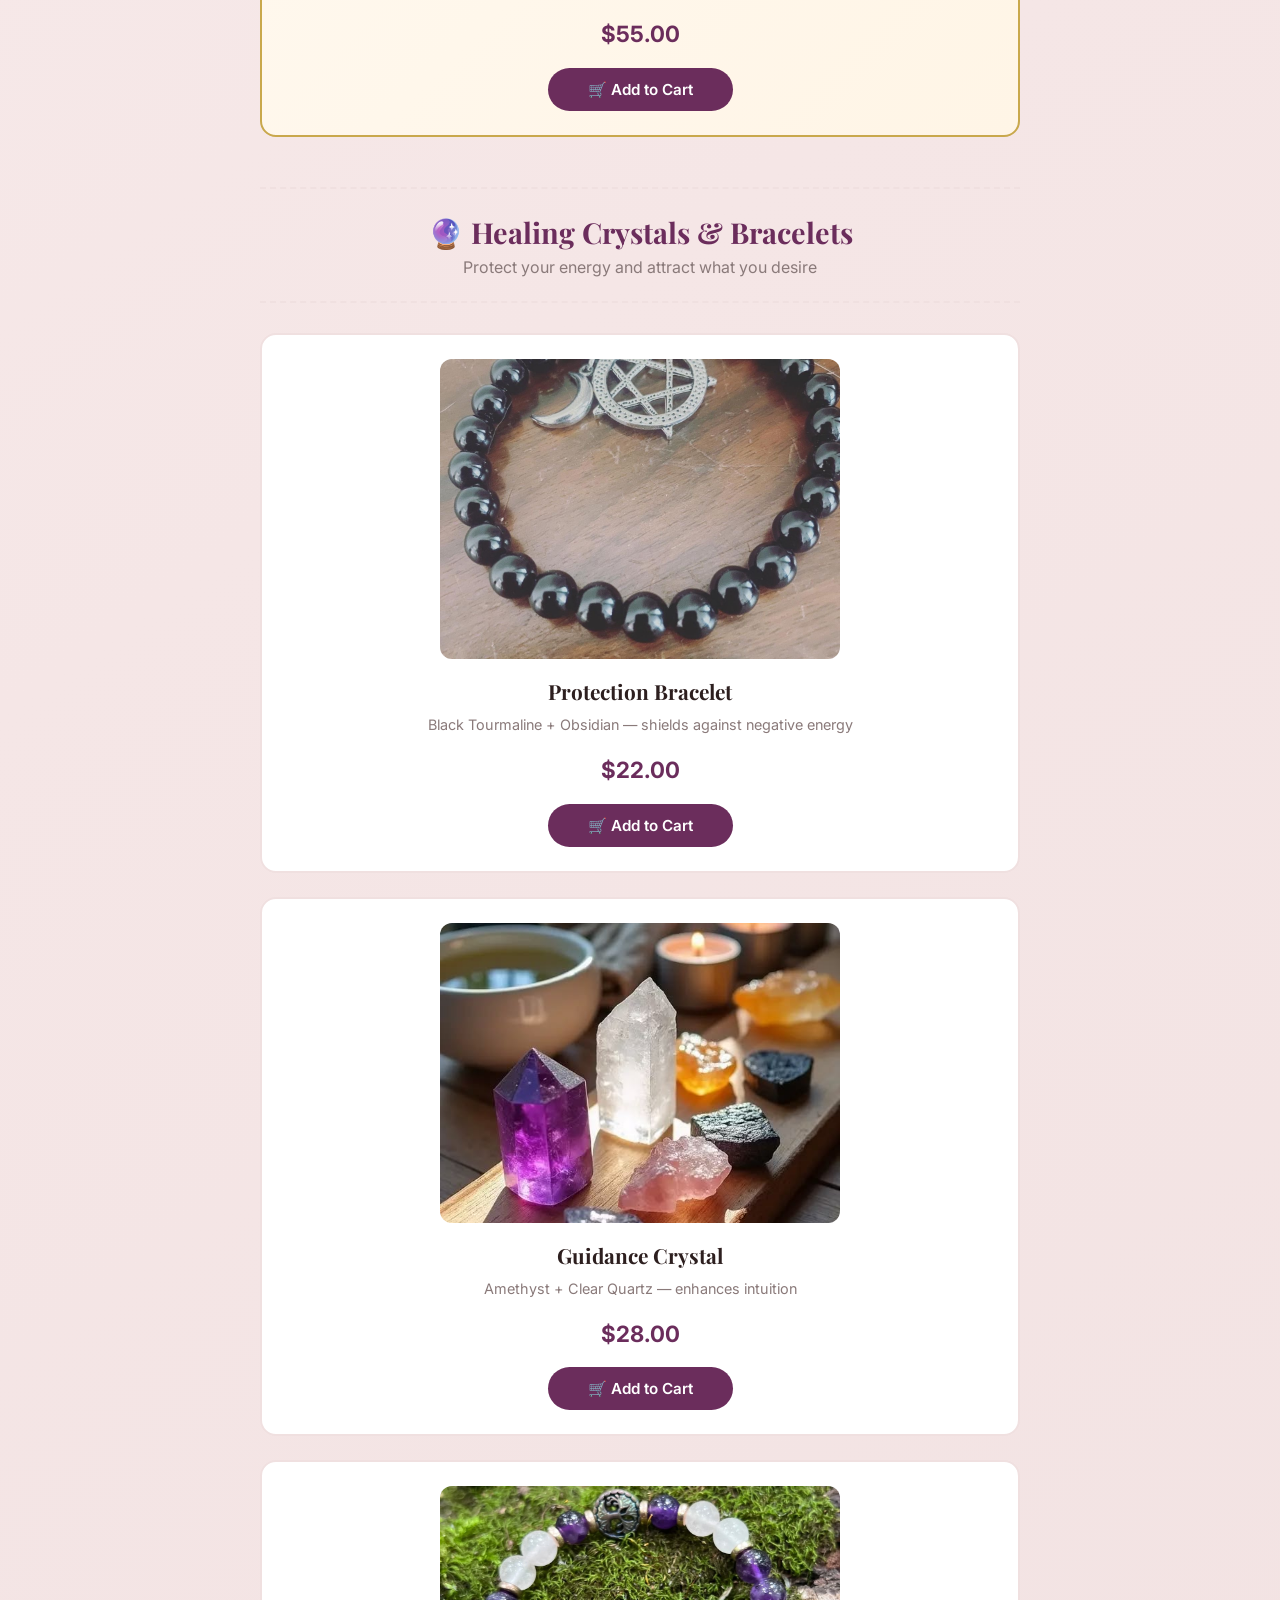
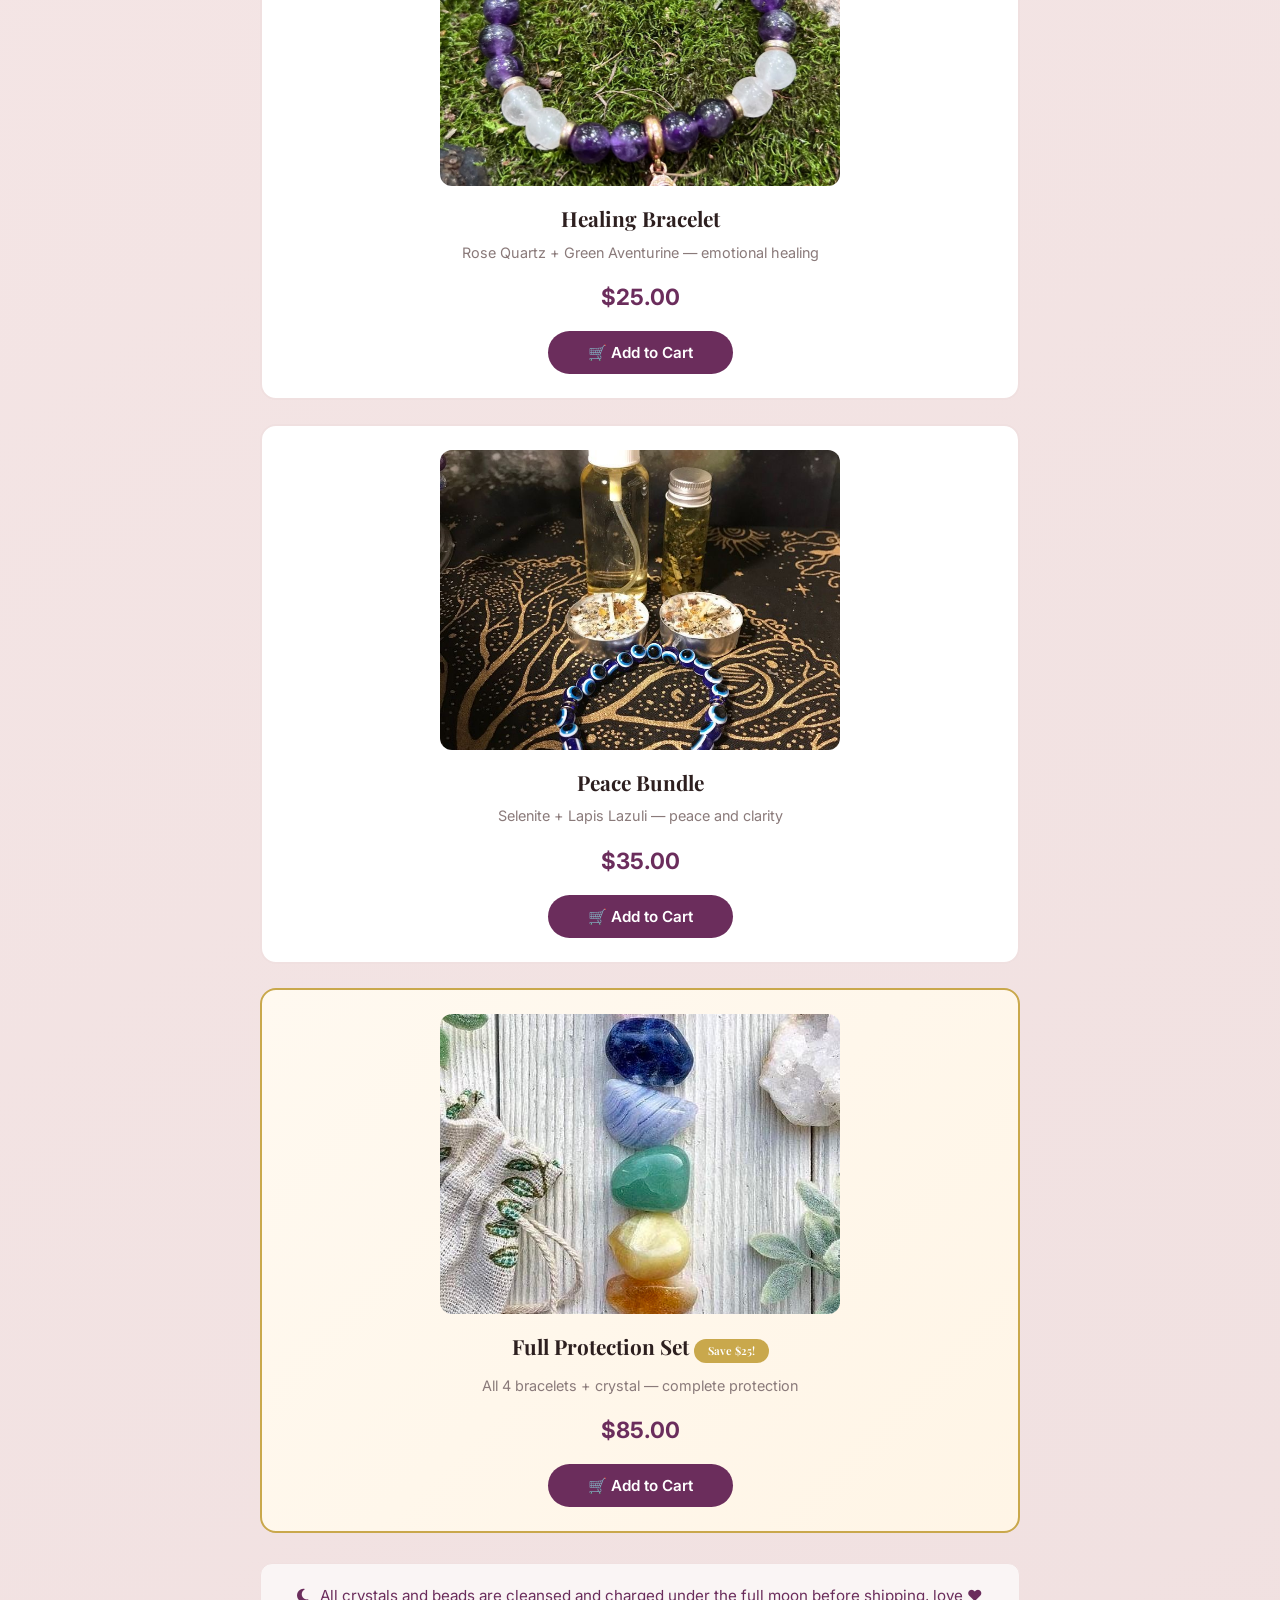
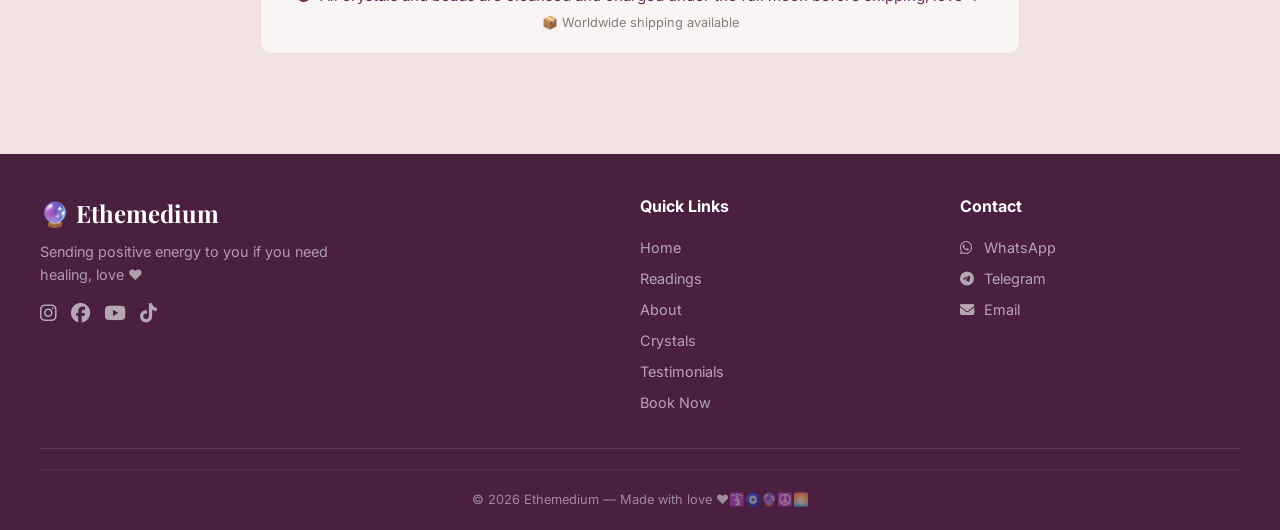
<file: crystal.html>
<!DOCTYPE html>
<html lang="en">
<head>
    <meta charset="UTF-8" />
    <meta name="viewport" content="width=device-width, initial-scale=1.0"/>
    <title>🔮 Ethemedium — Crystals & Ifá Beads</title>
    <link rel="stylesheet" href="style.css"/>
    <link rel="stylesheet" href="https://cdnjs.cloudflare.com/ajax/libs/font-awesome/6.5.0/css/all.min.css"/>
    <link href="https://fonts.googleapis.com/css2?family=Playfair+Display:wght@400;600;700;900&family=Inter:wght@300;400;500;600;700&display=swap" rel="stylesheet"/>
    <style>
        *{margin:0;padding:0;box-sizing:border-box;}
        body{background:linear-gradient(145deg,#FAF0F0 0%,#F5E6E6 50%,#F0E0E0 100%);font-family:'Inter',sans-serif;min-height:100vh;}
        .navbar{position:fixed;top:0;left:0;width:100%;background:rgba(255,248,245,0.92);backdrop-filter:blur(20px);border-bottom:1px solid rgba(212,165,165,0.2);z-index:1000;padding:0 20px;height:70px;display:flex;align-items:center;}
        .nav-container{max-width:1200px;width:100%;margin:0 auto;display:flex;justify-content:space-between;align-items:center;}
        .nav-logo{display:flex;align-items:center;gap:8px;font-family:'Playfair Display',serif;font-weight:700;font-size:1.3rem;color:#6B2D5C;text-decoration:none;}
        .nav-logo span{color:#D4A5A5;}
        .nav-links{display:flex;list-style:none;gap:30px;align-items:center;}
        .nav-links a{font-size:0.9rem;font-weight:500;color:#8A7A7A;transition:all 0.3s;display:flex;align-items:center;gap:6px;text-decoration:none;}
        .nav-links a:hover,.nav-links a.active{color:#6B2D5C;font-weight:600;}
        .btn-primary{background:#6B2D5C;color:white;padding:10px 24px;border-radius:50px;font-weight:600;font-size:0.85rem;transition:all 0.3s;display:inline-flex;align-items:center;gap:8px;text-decoration:none;border:none;cursor:pointer;}
        .btn-primary:hover{background:#8B4D7A;transform:translateY(-2px);box-shadow:0 8px 32px rgba(107,45,92,0.15);}
        .hamburger{display:none;flex-direction:column;gap:5px;cursor:pointer;padding:5px;}
        .hamburger span{width:25px;height:3px;background:#6B2D5C;border-radius:3px;transition:all 0.3s;}

        .currency-selector{display:flex;align-items:center;gap:8px;background:white;padding:6px 14px;border-radius:50px;border:1px solid #E0D0D0;}
        .currency-selector label{font-size:0.75rem;color:#8A7A7A;font-weight:500;}
        .currency-selector select{border:none;background:transparent;font-size:0.85rem;font-weight:600;color:#6B2D5C;cursor:pointer;outline:none;font-family:'Inter',sans-serif;}
        .currency-selector select option{padding:4px;}

        .cart-icon{position:relative;cursor:pointer;font-size:1.3rem;color:#6B2D5C;transition:all 0.3s;}
        .cart-icon:hover{color:#8B4D7A;transform:scale(1.1);}
        .cart-badge{position:absolute;top:-8px;right:-10px;background:#E8798A;color:white;border-radius:50%;width:20px;height:20px;font-size:0.6rem;font-weight:700;display:flex;align-items:center;justify-content:center;}

        .cart-sidebar{position:fixed;top:0;right:-420px;width:400px;max-width:92vw;height:100%;background:white;box-shadow:-8px 0 30px rgba(0,0,0,0.15);z-index:2000;transition:right 0.4s ease;padding:20px;overflow-y:auto;}
        .cart-sidebar.open{right:0;}
        .cart-sidebar-header{display:flex;justify-content:space-between;align-items:center;padding-bottom:16px;border-bottom:2px solid #F0E0E0;margin-bottom:16px;}
        .cart-sidebar-header h2{font-family:'Playfair Display',serif;color:#6B2D5C;font-size:1.5rem;}
        .cart-close{background:none;border:none;font-size:1.8rem;cursor:pointer;color:#8A7A7A;transition:all 0.3s;}
        .cart-close:hover{color:#6B2D5C;transform:rotate(90deg);}
        .cart-item{display:flex;justify-content:space-between;align-items:center;padding:12px 0;border-bottom:1px solid #F0E0E0;}
        .cart-item-info{display:flex;flex-direction:column;flex:1;}
        .cart-item-name{font-weight:600;color:#2D1F1F;font-size:0.95rem;}
        .cart-item-price{color:#6B2D5C;font-weight:600;font-size:0.9rem;}
        .cart-item-qty{display:flex;align-items:center;gap:6px;}
        .cart-item-qty button{width:28px;height:28px;border-radius:50%;border:1px solid #E0D0D0;background:white;cursor:pointer;font-size:1rem;font-weight:700;color:#6B2D5C;transition:all 0.3s;display:flex;align-items:center;justify-content:center;}
        .cart-item-qty button:hover{background:#6B2D5C;color:white;border-color:#6B2D5C;}
        .cart-item-qty span{font-weight:600;font-size:1rem;min-width:24px;text-align:center;color:#2D1F1F;}
        .cart-item-remove{background:none;border:none;color:#cc5555;cursor:pointer;font-size:1.1rem;transition:all 0.3s;padding:4px 8px;margin-left:4px;}
        .cart-item-remove:hover{transform:scale(1.2);}
        .cart-total{padding:16px 0;border-top:2px solid #F0E0E0;margin-top:16px;display:flex;justify-content:space-between;font-size:1.2rem;font-weight:700;color:#6B2D5C;}
        .cart-actions{display:flex;flex-direction:column;gap:10px;margin-top:12px;}
        .cart-btn-crystals{width:100%;padding:14px;background:#25D366;color:white;border:none;border-radius:50px;font-size:1rem;font-weight:600;cursor:pointer;transition:all 0.3s;font-family:'Inter',sans-serif;display:flex;align-items:center;justify-content:center;gap:10px;}
        .cart-btn-crystals:hover{background:#1da85a;transform:scale(1.02);}
        .cart-btn-booking{width:100%;padding:14px;background:#6B2D5C;color:white;border:none;border-radius:50px;font-size:1rem;font-weight:600;cursor:pointer;transition:all 0.3s;font-family:'Inter',sans-serif;display:flex;align-items:center;justify-content:center;gap:10px;}
        .cart-btn-booking:hover{background:#8B4D7A;transform:scale(1.02);}
        .cart-empty{text-align:center;padding:40px 0;color:#8A7A7A;font-size:1.1rem;}
        .cart-empty i{font-size:3rem;display:block;margin-bottom:12px;color:#E0D0D0;}
        .cart-note{text-align:center;font-size:0.75rem;color:#8A7A7A;margin-top:10px;padding:10px;background:#FAF5F5;border-radius:8px;}
        .cart-note strong{color:#6B2D5C;}

        .cart-overlay{position:fixed;top:0;left:0;width:100%;height:100%;background:rgba(0,0,0,0.4);z-index:1999;display:none;}
        .cart-overlay.show{display:block;}

        .crystal-page{padding:100px 20px 60px;max-width:800px;margin:0 auto;}
        .page-header{text-align:center;margin-bottom:40px;}
        .page-badge{display:inline-block;background:#6B2D5C;color:white;padding:4px 16px;border-radius:50px;font-size:0.75rem;font-weight:600;letter-spacing:1px;}
        .page-header h1{font-family:'Playfair Display',serif;font-size:2.5rem;color:#2D1F1F;margin-top:8px;}
        .page-header p{color:#8A7A7A;}
        .emoji-line{font-size:1.6rem;letter-spacing:8px;margin-top:6px;}
        .section-divider{text-align:center;margin:50px 0 30px;padding:20px 0;border-top:2px dashed #F0E0E0;border-bottom:2px dashed #F0E0E0;}
        .section-divider h2{font-family:'Playfair Display',serif;color:#6B2D5C;font-size:1.8rem;}
        .section-divider p{color:#8A7A7A;}
        .product-card{background:white;border-radius:16px;padding:24px;margin-bottom:24px;border:2px solid #F0E0E0;transition:all 0.3s ease;display:flex;flex-direction:column;align-items:center;text-align:center;}
        .product-card:hover{transform:translateY(-3px);box-shadow:0 8px 30px rgba(107,45,92,0.12);border-color:#D4A5A5;}
        .product-card.featured{border-color:#C9A84C;background:linear-gradient(135deg,#FFF9F0,#FFF5E6);}
        .product-card img{width:100%;max-width:400px;height:300px;object-fit:cover;border-radius:12px;margin-bottom:16px;background:#f5ecec;}
        .product-card h3{font-size:1.3rem;color:#2D1F1F;margin-bottom:6px;font-family:'Playfair Display',serif;}
        .product-card .desc{font-size:0.9rem;color:#8A7A7A;margin-bottom:8px;line-height:1.5;}
        .product-card .price{font-weight:700;color:#6B2D5C;font-size:1.4rem;display:block;margin:8px 0 16px;}
        .product-card .btn-add{background:#6B2D5C;color:white;padding:12px 40px;border:none;border-radius:50px;font-size:0.95rem;font-weight:600;transition:all 0.3s ease;display:inline-block;text-decoration:none;cursor:pointer;font-family:'Inter',sans-serif;}
        .product-card .btn-add:hover{background:#8B4D7A;transform:scale(1.02);}
        .badge{padding:3px 14px;border-radius:20px;font-size:0.7rem;font-weight:600;color:white;display:inline-block;margin-bottom:6px;}
        .badge-popular{background:#C9A84C;}
        .badge-best{background:#E8798A;}
        .crystals-note{text-align:center;margin-top:30px;padding:20px;background:#FAF5F5;border-radius:12px;border:1px solid #F0E0E0;}
        .crystals-note p{color:#6B2D5C;font-size:0.95rem;margin:0;}
        .crystals-note i{margin-right:8px;}
        .footer{background:#4A1F3F;color:rgba(255,255,255,0.8);padding:40px 20px 20px;margin-top:40px;}
        .footer-container{max-width:1200px;margin:0 auto;display:grid;grid-template-columns:2fr 1fr 1fr;gap:40px;}
        .footer-logo{font-family:'Playfair Display',serif;font-size:1.5rem;color:white;display:block;margin-bottom:8px;}
        .footer-brand p{font-size:0.9rem;opacity:0.7;}
        .footer-links h4,.footer-contact h4{color:white;font-size:1rem;margin-bottom:12px;}
        .footer-links a,.footer-contact a{display:block;color:rgba(255,255,255,0.6);font-size:0.9rem;padding:4px 0;text-decoration:none;transition:all 0.3s;}
        .footer-links a:hover,.footer-contact a:hover{color:white;}
        .footer-socials{display:flex;gap:14px;margin-top:12px;}
        .footer-socials a{color:rgba(255,255,255,0.6);font-size:1.2rem;transition:all 0.3s;}
        .footer-socials a:hover{color:white;}
        .footer-bottom{max-width:1200px;margin:0 auto;text-align:center;padding-top:20px;border-top:1px solid rgba(255,255,255,0.1);font-size:0.8rem;opacity:0.6;margin-top:20px;}
        .toast{position:fixed;bottom:30px;left:50%;transform:translateX(-50%);background:#2D1F1F;color:white;padding:14px 28px;border-radius:50px;font-size:0.9rem;box-shadow:0 8px 30px rgba(0,0,0,0.2);opacity:0;transition:all 0.5s ease;z-index:3000;pointer-events:none;text-align:center;}
        .toast.show{opacity:1;transform:translateX(-50%) translateY(0);}

        @media (max-width:600px){.nav-links{display:none;position:fixed;top:70px;left:0;width:100%;background:rgba(255,248,245,0.98);flex-direction:column;padding:20px;gap:16px;border-bottom:1px solid rgba(212,165,165,0.2);}
        .nav-links.show{display:flex;}
        .hamburger{display:flex;}
        .page-header h1{font-size:1.8rem;}
        .product-card img{height:220px;}
        .footer-container{grid-template-columns:1fr;gap:20px;}
        .currency-selector{padding:4px 10px;}
        .currency-selector select{font-size:0.75rem;}
        .cart-sidebar{width:100%;max-width:100%;}
        .cart-item{flex-wrap:wrap;gap:8px;}
        .cart-item-info{flex:1 1 100%;}
        .cart-item-qty{margin-left:auto;}
        }
    </style>
</head>
<body>

<div id="toast" class="toast">✨ Added to cart, love!</div>

<div class="cart-overlay" id="cartOverlay" onclick="closeCart()"></div>

<div class="cart-sidebar" id="cartSidebar">
    <div class="cart-sidebar-header">
        <h2>🛒 Your Cart</h2>
        <button class="cart-close" onclick="closeCart()">✕</button>
    </div>
    <div id="cartItemsList">
        <div class="cart-empty">
            <i class="fas fa-shopping-bag"></i>
            Your cart is empty, love ✨
        </div>
    </div>
    <div id="cartTotalSection" style="display:none;">
        <div class="cart-total">
            <span>Total:</span>
            <span id="cartTotalPrice">$0.00</span>
        </div>
        <div class="cart-actions">
            <button class="cart-btn-crystals" onclick="orderCrystalsOnly()">
                <i class="fab fa-whatsapp"></i> Order Crystals Only
            </button>
            <button class="cart-btn-booking" onclick="goToBookingWithCrystals()">
                <i class="fas fa-calendar-check"></i> Book Reading + Crystals
            </button>
        </div>
        <div class="cart-note">
            <i class="fas fa-info-circle"></i> 
            <strong>"Book Reading + Crystals"</strong> sends ONE combined message with both! 📖💎
        </div>
    </div>
</div>

<nav class="navbar">
    <div class="nav-container">
        <a href="index.html" class="nav-logo">🔮 Ethe<span>medium</span></a>
        <ul class="nav-links" id="navLinks">
            <li><a href="index.html"><i class="fas fa-home"></i> Home</a></li>
            <li><a href="readings.html"><i class="fas fa-hand-sparkles"></i> Readings</a></li>
            <li><a href="about.html"><i class="fas fa-star"></i> About</a></li>
            <li><a href="crystal.html" class="active"><i class="fas fa-gem"></i> Crystals</a></li>
            <li><a href="testimonial.html"><i class="fas fa-heart"></i> Testimonials</a></li>
        </ul>
        <div class="nav-cta" style="display:flex;align-items:center;gap:12px;">
            <div class="currency-selector">
                <label><i class="fas fa-globe"></i></label>
                <select id="currencySelect" onchange="changeCurrency()">
                    <option value="USD">🇺🇸 USD ($)</option>
                    <option value="CAD">🇨🇦 CAD (CA$)</option>
                    <option value="AUD">🇦🇺 AUD (AU$)</option>
                    <option value="GBP">🇬🇧 GBP (£)</option>
                </select>
            </div>
            <div class="cart-icon" onclick="openCart()">
                <i class="fas fa-shopping-cart"></i>
                <span class="cart-badge" id="cartBadge">0</span>
            </div>
            <a href="booking.html" class="btn-primary"><i class="fas fa-calendar-check"></i> Book Now</a>
        </div>
        <div class="hamburger" onclick="toggleMenu()">
            <span></span><span></span><span></span>
        </div>
    </div>
</nav>

<section class="crystal-page">
    <div class="page-header">
        <span class="page-badge">💎 Ifá Beads & Crystals</span>
        <h1>Healing Bracelets & Guidance Crystals ❤️</h1>
        <p>Protect your energy and attract what you desire</p>
        <div class="emoji-line">🛐 🧿 🔮 ☮️ 🌅</div>
    </div>

    <div class="section-divider">
        <h2>📿 Ifá Beads Collection</h2>
        <p>Traditional Ifá divination beads for spiritual protection and guidance</p>
    </div>

    <div class="product-card"><img src="IMG_9088.jpeg" alt="Hand Set Ifá Beads"><h3>Hand Set Ifá Beads</h3><p class="desc">Traditional Ifá divination hand beads</p><span class="price" data-usd="30">$30</span><button class="btn-add" onclick="addToCart('Hand Set Ifá Beads', 30)">🛒 Add to Cart</button></div>
    <div class="product-card"><img src="IMG_9089.jpeg" alt="One Hand Ifá Beads"><h3>One Hand Ifá Beads</h3><p class="desc">Single hand Ifá divination beads</p><span class="price" data-usd="25">$25</span><button class="btn-add" onclick="addToCart('One Hand Ifá Beads', 25)">🛒 Add to Cart</button></div>
    <div class="product-card featured"><img src="IMG_9091.jpeg" alt="Ifá Beads Necklace"><h3>Ifá Beads Necklace <span class="badge badge-popular">⭐ Popular</span></h3><p class="desc">Beautiful Ifá divination necklace</p><span class="price" data-usd="35">$35</span><button class="btn-add" onclick="addToCart('Ifá Beads Necklace', 35)">🛒 Add to Cart</button></div>
    <div class="product-card"><img src="IMG_9092.jpeg" alt="Necklaces Set Ifá Beads"><h3>Necklaces Set Ifá Beads</h3><p class="desc">Set of Ifá divination necklaces</p><span class="price" data-usd="45">$45</span><button class="btn-add" onclick="addToCart('Necklaces Set Ifá Beads', 45)">🛒 Add to Cart</button></div>
    <div class="product-card featured"><img src="IMG_9093.jpeg" alt="Full Handset Ifá Beads"><h3>Full Handset Ifá Beads <span class="badge badge-best">⭐ Best Seller</span></h3><p class="desc">Complete full hand Ifá divination beads set</p><span class="price" data-usd="55">$55</span><button class="btn-add" onclick="addToCart('Full Handset Ifá Beads', 55)">🛒 Add to Cart</button></div>

    <div class="section-divider">
        <h2>🔮 Healing Crystals & Bracelets</h2>
        <p>Protect your energy and attract what you desire</p>
    </div>

    <div class="product-card"><img src="IMG_9100.jpeg" alt="Protection Bracelet"><h3>Protection Bracelet</h3><p class="desc">Black Tourmaline + Obsidian — shields against negative energy</p><span class="price" data-usd="22">$22</span><button class="btn-add" onclick="addToCart('Protection Bracelet', 22)">🛒 Add to Cart</button></div>
    <div class="product-card"><img src="IMG_9101.jpeg" alt="Guidance Crystal"><h3>Guidance Crystal</h3><p class="desc">Amethyst + Clear Quartz — enhances intuition</p><span class="price" data-usd="28">$28</span><button class="btn-add" onclick="addToCart('Guidance Crystal', 28)">🛒 Add to Cart</button></div>
    <div class="product-card"><img src="IMG_9102.jpeg" alt="Healing Bracelet"><h3>Healing Bracelet</h3><p class="desc">Rose Quartz + Green Aventurine — emotional healing</p><span class="price" data-usd="25">$25</span><button class="btn-add" onclick="addToCart('Healing Bracelet', 25)">🛒 Add to Cart</button></div>
    <div class="product-card"><img src="IMG_7800.jpeg" alt="Peace Bundle"><h3>Peace Bundle</h3><p class="desc">Selenite + Lapis Lazuli — peace and clarity</p><span class="price" data-usd="35">$35</span><button class="btn-add" onclick="addToCart('Peace Bundle', 35)">🛒 Add to Cart</button></div>
    <div class="product-card featured"><img src="IMG_9104.jpeg" alt="Full Protection Set"><h3>Full Protection Set <span class="badge badge-popular">Save $25!</span></h3><p class="desc">All 4 bracelets + crystal — complete protection</p><span class="price" data-usd="85">$85</span><button class="btn-add" onclick="addToCart('Full Protection Set', 85)">🛒 Add to Cart</button></div>

    <div class="crystals-note">
        <p><i class="fas fa-moon"></i> All crystals and beads are cleansed and charged under the full moon before shipping, love ❤️</p>
        <p style="font-size: 0.8rem; color: #8A7A7A; margin-top: 4px;">📦 Worldwide shipping available</p>
    </div>
</section>

<footer class="footer">
    <div class="footer-container">
        <div class="footer-brand">
            <span class="footer-logo">🔮 Ethemedium</span>
            <p>Sending positive energy to you if you need healing, love ❤️</p>
            <div class="footer-socials">
                <a href="#"><i class="fab fa-instagram"></i></a>
                <a href="#"><i class="fab fa-facebook"></i></a>
                <a href="#"><i class="fab fa-youtube"></i></a>
                <a href="#"><i class="fab fa-tiktok"></i></a>
            </div>
        </div>
        <div class="footer-links">
            <h4>Quick Links</h4>
            <a href="index.html">Home</a>
            <a href="readings.html">Readings</a>
            <a href="about.html">About</a>
            <a href="crystal.html">Crystals</a>
            <a href="testimonial.html">Testimonials</a>
            <a href="booking.html">Book Now</a>
        </div>
        <div class="footer-contact">
            <h4>Contact</h4>
            <a href="https://wa.me/13528287004"><i class="fab fa-whatsapp"></i> WhatsApp</a>
            <a href="https://t.me/ethe_medium"><i class="fab fa-telegram"></i> Telegram</a>
            <a href="mailto:spiritualsoul@gmail.com"><i class="fas fa-envelope"></i> Email</a>
        </div>
    </div>
    <div class="footer-bottom">
        <p>© 2026 Ethemedium — Made with love ❤️🛐🧿🔮☮️🌅</p>
    </div>
</footer>

<script>
    let cart = [];
    let currentCurrency = 'USD';

    const rates = {
        USD: { symbol: '$', rate: 1.00 },
        CAD: { symbol: 'CA$', rate: 1.36 },
        AUD: { symbol: 'AU$', rate: 1.50 },
        GBP: { symbol: '£', rate: 0.78 }
    };

    const WHATSAPP_NUMBER = '13528287004';

    function addToCart(name, price) {
        const existing = cart.find(item => item.name === name);
        if (existing) { existing.quantity += 1; } 
        else { cart.push({ name, price, quantity: 1 }); }
        updateCartUI();
        showToast(`✨ Added ${name} to cart, love! ❤️`);
    }

    function updateQuantity(name, change) {
        const item = cart.find(item => item.name === name);
        if (!item) return;
        item.quantity += change;
        if (item.quantity <= 0) { cart = cart.filter(i => i.name !== name); }
        updateCartUI();
    }

    function removeFromCart(name) {
        cart = cart.filter(item => item.name !== name);
        updateCartUI();
        showToast(`❌ Removed from cart`);
    }

    function updateCartUI() {
        const badge = document.getElementById('cartBadge');
        const totalItems = cart.reduce((sum, item) => sum + item.quantity, 0);
        badge.textContent = totalItems;

        const cartList = document.getElementById('cartItemsList');
        const totalSection = document.getElementById('cartTotalSection');
        const totalPriceEl = document.getElementById('cartTotalPrice');

        if (cart.length === 0) {
            cartList.innerHTML = `<div class="cart-empty"><i class="fas fa-shopping-bag"></i>Your cart is empty, love ✨</div>`;
            totalSection.style.display = 'none';
            return;
        }

        let html = '';
        let total = 0;
        const currency = document.getElementById('currencySelect').value;
        const rate = rates[currency].rate;
        const symbol = rates[currency].symbol;

        cart.forEach(item => {
            const priceInCurrency = item.price * rate;
            const itemTotal = priceInCurrency * item.quantity;
            total += itemTotal;
            html += `
                <div class="cart-item">
                    <div class="cart-item-info">
                        <span class="cart-item-name">${item.name}</span>
                        <span class="cart-item-price">${symbol}${priceInCurrency.toFixed(2)} each</span>
                    </div>
                    <div class="cart-item-qty">
                        <button onclick="updateQuantity('${item.name}', -1)">−</button>
                        <span>${item.quantity}</span>
                        <button onclick="updateQuantity('${item.name}', 1)">+</button>
                        <button class="cart-item-remove" onclick="removeFromCart('${item.name}')">
                            <i class="fas fa-times-circle"></i>
                        </button>
                    </div>
                </div>
            `;
        });

        cartList.innerHTML = html;
        totalSection.style.display = 'block';
        totalPriceEl.textContent = `${symbol}${total.toFixed(2)}`;
    }

    function openCart() {
        document.getElementById('cartSidebar').classList.add('open');
        document.getElementById('cartOverlay').classList.add('show');
        document.body.style.overflow = 'hidden';
    }

    function closeCart() {
        document.getElementById('cartSidebar').classList.remove('open');
        document.getElementById('cartOverlay').classList.remove('show');
        document.body.style.overflow = 'auto';
    }

    function orderCrystalsOnly() {
        if (cart.length === 0) {
            showToast('⚠️ Your cart is empty, love!');
            return;
        }
        closeCart();

        const currency = document.getElementById('currencySelect').value;
        const rate = rates[currency].rate;
        const symbol = rates[currency].symbol;
        let total = 0;
        let itemsList = cart.map(item => {
            const priceInCurrency = item.price * rate;
            const itemTotal = priceInCurrency * item.quantity;
            total += itemTotal;
            return `  • ${item.name} x${item.quantity} = ${symbol}${itemTotal.toFixed(2)}`;
        }).join('\n');

        const message = `
🔮 *CRYSTAL & BEADS ORDER* 🔮
━━━━━━━━━━━━━━━━━━━━━

📦 *Order Details:*
${itemsList}

━━━━━━━━━━━━━━━━━━━━━
💰 *Total: ${symbol}${total.toFixed(2)}*

━━━━━━━━━━━━━━━━━━━━━
✨ Please confirm your order:
📱 Phone: ___________
📧 Email: ___________
📍 Shipping Address: ___________

"Sending positive energy to you! ❤️🛐🧿🔮☮️🌅"
        `.trim();

        const encoded = encodeURIComponent(message);
        window.open(`https://wa.me/${WHATSAPP_NUMBER}?text=${encoded}`, '_blank');
        showToast(`✨ Opening WhatsApp with your order! ❤️`);
    }

    function goToBookingWithCrystals() {
        if (cart.length === 0) {
            showToast('⚠️ Your cart is empty, love!');
            return;
        }
        closeCart();
        sessionStorage.setItem('crystalCart', JSON.stringify(cart));
        const cartMessage = cart.map(item => `${item.name} x${item.quantity}`).join(', ');
        sessionStorage.setItem('cartMessage', cartMessage);
        showToast(`📦 Taking your crystals to booking page! ❤️`);
        setTimeout(() => { window.location.href = 'booking.html'; }, 500);
    }

    function showToast(message) {
        const toast = document.getElementById('toast');
        toast.textContent = message;
        toast.classList.add('show');
        clearTimeout(toast.timeout);
        toast.timeout = setTimeout(() => { toast.classList.remove('show'); }, 3000);
    }

    function changeCurrency() {
        const currency = document.getElementById('currencySelect').value;
        currentCurrency = currency;
        const rate = rates[currency].rate;
        const symbol = rates[currency].symbol;

        document.querySelectorAll('.price').forEach(el => {
            const usdPrice = parseFloat(el.getAttribute('data-usd'));
            if (!isNaN(usdPrice)) {
                el.textContent = symbol + (usdPrice * rate).toFixed(2);
            }
        });
        updateCartUI();
    }

    function toggleMenu() {
        document.querySelector('.nav-links').classList.toggle('show');
        document.querySelector('.hamburger').classList.toggle('active');
    }

    document.addEventListener('DOMContentLoaded', function() {
        document.getElementById('currencySelect').value = 'USD';
        changeCurrency();
        updateCartUI();
    });

    window.addToCart = addToCart;
    window.updateQuantity = updateQuantity;
    window.removeFromCart = removeFromCart;
    window.openCart = openCart;
    window.closeCart = closeCart;
    window.orderCrystalsOnly = orderCrystalsOnly;
    window.goToBookingWithCrystals = goToBookingWithCrystals;
    window.changeCurrency = changeCurrency;
    window.toggleMenu = toggleMenu;
    window.showToast = showToast;
</script>
</body>
</html>
</file>
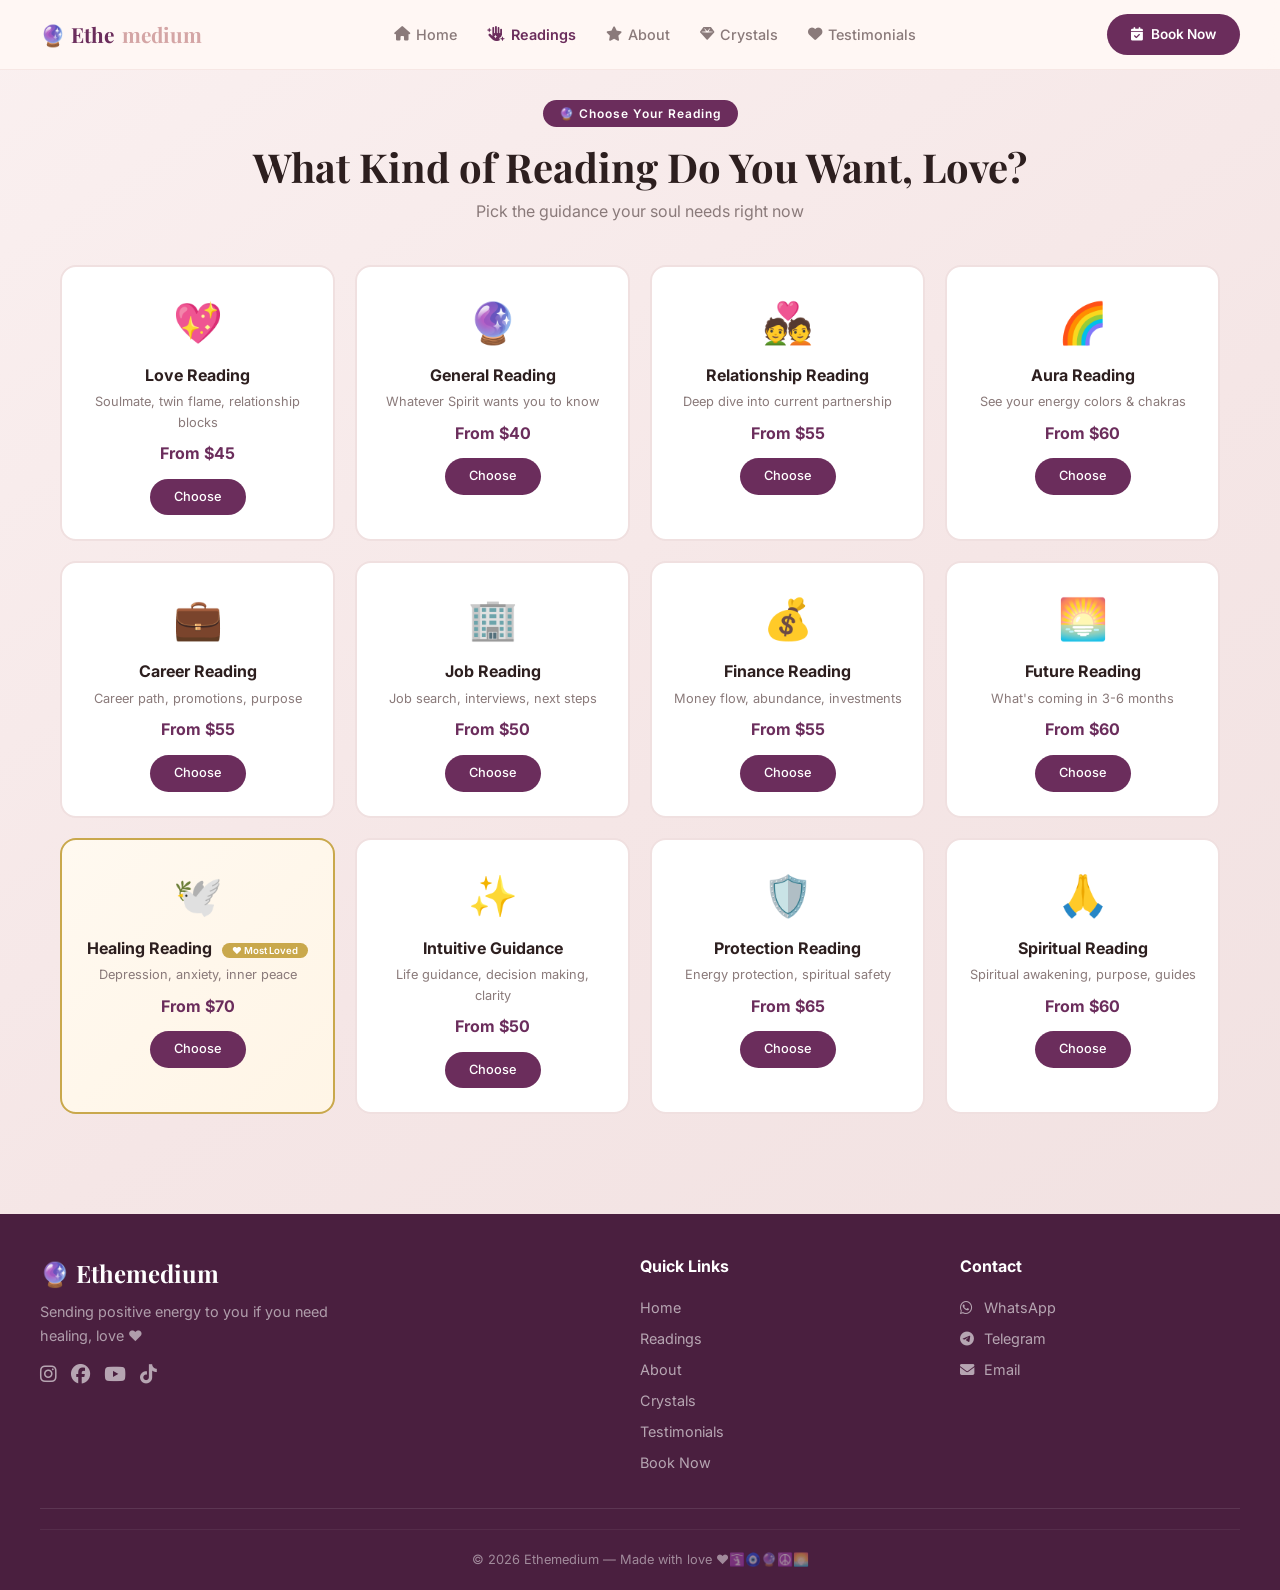
<file: readings.html>
<!DOCTYPE html>
<html lang="en">
<head>
    <meta charset="UTF-8" />
    <meta name="viewport" content="width=device-width, initial-scale=1.0"/>
    <title>🔮 Ethemedium — Readings</title>
    
    <link rel="stylesheet" href="https://cdnjs.cloudflare.com/ajax/libs/font-awesome/6.5.0/css/all.min.css"/>
    <link href="https://fonts.googleapis.com/css2?family=Playfair+Display:wght@400;600;700;900&family=Inter:wght@300;400;500;600;700&display=swap" rel="stylesheet"/>
    <link rel="stylesheet" href="style.css"/>
    
    <style>
        * { margin: 0; padding: 0; box-sizing: border-box; }
        body { background: linear-gradient(145deg, #FAF0F0 0%, #F5E6E6 50%, #F0E0E0 100%); font-family: 'Inter', sans-serif; min-height: 100vh; }
        
        .navbar { position: fixed; top: 0; left: 0; width: 100%; background: rgba(255, 248, 245, 0.92); backdrop-filter: blur(20px); border-bottom: 1px solid rgba(212, 165, 165, 0.2); z-index: 1000; padding: 0 20px; height: 70px; display: flex; align-items: center; }
        .nav-container { max-width: 1200px; width: 100%; margin: 0 auto; display: flex; justify-content: space-between; align-items: center; }
        .nav-logo { display: flex; align-items: center; gap: 8px; font-family: 'Playfair Display', serif; font-weight: 700; font-size: 1.3rem; color: #6B2D5C; text-decoration: none; }
        .nav-logo span { color: #D4A5A5; }
        .nav-links { display: flex; list-style: none; gap: 30px; align-items: center; }
        .nav-links a { font-size: 0.9rem; font-weight: 500; color: #8A7A7A; transition: all 0.3s; display: flex; align-items: center; gap: 6px; text-decoration: none; }
        .nav-links a:hover, .nav-links a.active { color: #6B2D5C; font-weight: 600; }
        .btn-primary { background: #6B2D5C; color: white; padding: 10px 24px; border-radius: 50px; font-weight: 600; font-size: 0.85rem; transition: all 0.3s; display: inline-flex; align-items: center; gap: 8px; text-decoration: none; border: none; cursor: pointer; }
        .btn-primary:hover { background: #8B4D7A; transform: translateY(-2px); box-shadow: 0 8px 32px rgba(107, 45, 92, 0.15); }
        .hamburger { display: none; flex-direction: column; gap: 5px; cursor: pointer; padding: 5px; }
        .hamburger span { width: 25px; height: 3px; background: #6B2D5C; border-radius: 3px; transition: all 0.3s; }

        .page-section { padding: 100px 20px 60px; max-width: 1200px; margin: 0 auto; }
        .page-header { text-align: center; margin-bottom: 40px; }
        .page-badge { display: inline-block; background: #6B2D5C; color: white; padding: 4px 16px; border-radius: 50px; font-size: 0.75rem; font-weight: 600; letter-spacing: 1px; }
        .page-header h1 { font-family: 'Playfair Display', serif; font-size: 2.5rem; color: #2D1F1F; margin-top: 8px; }
        .page-header p { color: #8A7A7A; }

        .readings-grid-full { display: grid; grid-template-columns: repeat(auto-fill, minmax(220px, 1fr)); gap: 20px; }
        .reading-card-full { background: white; border-radius: 16px; padding: 24px 20px; text-align: center; border: 2px solid #F0E0E0; transition: all 0.3s ease; }
        .reading-card-full:hover { transform: translateY(-5px); box-shadow: 0 8px 30px rgba(107, 45, 92, 0.12); border-color: #D4A5A5; }
        .reading-card-full.featured { border-color: #C9A84C; background: linear-gradient(135deg, #FFF9F0, #FFF5E6); }
        .reading-card-full .rc-icon { font-size: 2.5rem; display: block; margin-bottom: 8px; }
        .reading-card-full h3 { font-size: 1rem; color: #2D1F1F; }
        .reading-card-full p { font-size: 0.8rem; color: #8A7A7A; margin: 4px 0 8px; }
        .reading-card-full .rc-price { font-weight: 700; color: #6B2D5C; font-size: 1rem; display: block; margin-bottom: 12px; }
        .reading-card-full .rc-btn { background: #6B2D5C; color: white; padding: 8px 24px; border-radius: 25px; font-size: 0.8rem; font-weight: 500; transition: all 0.3s; display: inline-block; text-decoration: none; }
        .reading-card-full .rc-btn:hover { background: #8B4D7A; transform: scale(1.02); }
        .reading-card-full .featured-tag { background: #C9A84C; color: white; padding: 2px 10px; border-radius: 20px; font-size: 0.6rem; font-weight: 600; margin-left: 6px; }

        .footer { background: #4A1F3F; color: rgba(255,255,255,0.8); padding: 40px 20px 20px; margin-top: 40px; }
        .footer-container { max-width: 1200px; margin: 0 auto; display: grid; grid-template-columns: 2fr 1fr 1fr; gap: 40px; }
        .footer-logo { font-family: 'Playfair Display', serif; font-size: 1.5rem; color: white; display: block; margin-bottom: 8px; }
        .footer-brand p { font-size: 0.9rem; opacity: 0.7; }
        .footer-links h4, .footer-contact h4 { color: white; font-size: 1rem; margin-bottom: 12px; }
        .footer-links a, .footer-contact a { display: block; color: rgba(255,255,255,0.6); font-size: 0.9rem; padding: 4px 0; text-decoration: none; transition: all 0.3s; }
        .footer-links a:hover, .footer-contact a:hover { color: white; }
        .footer-socials { display: flex; gap: 14px; margin-top: 12px; }
        .footer-socials a { color: rgba(255,255,255,0.6); font-size: 1.2rem; transition: all 0.3s; }
        .footer-socials a:hover { color: white; }
        .footer-bottom { max-width: 1200px; margin: 0 auto; text-align: center; padding-top: 20px; border-top: 1px solid rgba(255,255,255,0.1); font-size: 0.8rem; opacity: 0.6; margin-top: 20px; }

        @media (max-width: 768px) {
            .nav-links { display: none; position: fixed; top: 70px; left: 0; width: 100%; background: rgba(255, 248, 245, 0.98); flex-direction: column; padding: 20px; gap: 16px; border-bottom: 1px solid rgba(212, 165, 165, 0.2); }
            .nav-links.show { display: flex; }
            .hamburger { display: flex; }
            .readings-grid-full { grid-template-columns: repeat(auto-fill, minmax(160px, 1fr)); gap: 14px; }
            .footer-container { grid-template-columns: 1fr; gap: 20px; }
        }
        @media (max-width: 480px) {
            .page-header h1 { font-size: 1.8rem; }
            .readings-grid-full { grid-template-columns: 1fr 1fr; gap: 10px; }
            .reading-card-full { padding: 16px 12px; }
            .reading-card-full .rc-icon { font-size: 2rem; }
        }
    </style>
</head>
<body>

<nav class="navbar">
    <div class="nav-container">
        <a href="index.html" class="nav-logo">🔮 Ethe<span>medium</span></a>
        <ul class="nav-links" id="navLinks">
            <li><a href="index.html"><i class="fas fa-home"></i> Home</a></li>
            <li><a href="readings.html" class="active"><i class="fas fa-hand-sparkles"></i> Readings</a></li>
            <li><a href="about.html"><i class="fas fa-star"></i> About</a></li>
            <li><a href="crystal.html"><i class="fas fa-gem"></i> Crystals</a></li>
            <li><a href="testimonial.html"><i class="fas fa-heart"></i> Testimonials</a></li>
        </ul>
        <div class="nav-cta">
            <a href="booking.html" class="btn-primary"><i class="fas fa-calendar-check"></i> Book Now</a>
        </div>
        <div class="hamburger" onclick="toggleMenu()">
            <span></span><span></span><span></span>
        </div>
    </div>
</nav>

<section class="page-section">
    <div class="page-header">
        <span class="page-badge">🔮 Choose Your Reading</span>
        <h1>What Kind of Reading Do You Want, Love?</h1>
        <p>Pick the guidance your soul needs right now</p>
    </div>

    <div class="readings-grid-full">
        <div class="reading-card-full"><div class="rc-icon">💖</div><h3>Love Reading</h3><p>Soulmate, twin flame, relationship blocks</p><span class="rc-price">From $45</span><a href="booking.html" class="rc-btn">Choose</a></div>
        <div class="reading-card-full"><div class="rc-icon">🔮</div><h3>General Reading</h3><p>Whatever Spirit wants you to know</p><span class="rc-price">From $40</span><a href="booking.html" class="rc-btn">Choose</a></div>
        <div class="reading-card-full"><div class="rc-icon">💑</div><h3>Relationship Reading</h3><p>Deep dive into current partnership</p><span class="rc-price">From $55</span><a href="booking.html" class="rc-btn">Choose</a></div>
        <div class="reading-card-full"><div class="rc-icon">🌈</div><h3>Aura Reading</h3><p>See your energy colors & chakras</p><span class="rc-price">From $60</span><a href="booking.html" class="rc-btn">Choose</a></div>
        <div class="reading-card-full"><div class="rc-icon">💼</div><h3>Career Reading</h3><p>Career path, promotions, purpose</p><span class="rc-price">From $55</span><a href="booking.html" class="rc-btn">Choose</a></div>
        <div class="reading-card-full"><div class="rc-icon">🏢</div><h3>Job Reading</h3><p>Job search, interviews, next steps</p><span class="rc-price">From $50</span><a href="booking.html" class="rc-btn">Choose</a></div>
        <div class="reading-card-full"><div class="rc-icon">💰</div><h3>Finance Reading</h3><p>Money flow, abundance, investments</p><span class="rc-price">From $55</span><a href="booking.html" class="rc-btn">Choose</a></div>
        <div class="reading-card-full"><div class="rc-icon">🌅</div><h3>Future Reading</h3><p>What's coming in 3-6 months</p><span class="rc-price">From $60</span><a href="booking.html" class="rc-btn">Choose</a></div>
        <div class="reading-card-full featured"><div class="rc-icon">🕊️</div><h3>Healing Reading <span class="featured-tag">❤️ Most Loved</span></h3><p>Depression, anxiety, inner peace</p><span class="rc-price">From $70</span><a href="booking.html" class="rc-btn">Choose</a></div>
        <div class="reading-card-full"><div class="rc-icon">✨</div><h3>Intuitive Guidance</h3><p>Life guidance, decision making, clarity</p><span class="rc-price">From $50</span><a href="booking.html" class="rc-btn">Choose</a></div>
        <div class="reading-card-full"><div class="rc-icon">🛡️</div><h3>Protection Reading</h3><p>Energy protection, spiritual safety</p><span class="rc-price">From $65</span><a href="booking.html" class="rc-btn">Choose</a></div>
        <div class="reading-card-full"><div class="rc-icon">🙏</div><h3>Spiritual Reading</h3><p>Spiritual awakening, purpose, guides</p><span class="rc-price">From $60</span><a href="booking.html" class="rc-btn">Choose</a></div>
    </div>
</section>

<footer class="footer">
    <div class="footer-container">
        <div class="footer-brand">
            <span class="footer-logo">🔮 Ethemedium</span>
            <p>Sending positive energy to you if you need healing, love ❤️</p>
            <div class="footer-socials">
                <a href="#"><i class="fab fa-instagram"></i></a>
                <a href="#"><i class="fab fa-facebook"></i></a>
                <a href="#"><i class="fab fa-youtube"></i></a>
                <a href="#"><i class="fab fa-tiktok"></i></a>
            </div>
        </div>
        <div class="footer-links">
            <h4>Quick Links</h4>
            <a href="index.html">Home</a>
            <a href="readings.html">Readings</a>
            <a href="about.html">About</a>
            <a href="crystal.html">Crystals</a>
            <a href="testimonial.html">Testimonials</a>
            <a href="booking.html">Book Now</a>
        </div>
        <div class="footer-contact">
            <h4>Contact</h4>
            <a href="https://wa.me/13528287004"><i class="fab fa-whatsapp"></i> WhatsApp</a>
            <a href="https://t.me/ethe_medium"><i class="fab fa-telegram"></i> Telegram</a>
            <a href="mailto:spiritualsoul@gmail.com"><i class="fas fa-envelope"></i> Email</a>
        </div>
    </div>
    <div class="footer-bottom">
        <p>© 2026 Ethemedium — Made with love ❤️🛐🧿🔮☮️🌅</p>
    </div>
</footer>

<script>
    function toggleMenu() {
        document.querySelector('.nav-links').classList.toggle('show');
        document.querySelector('.hamburger').classList.toggle('active');
    }
</script>
</body>
</html>
</file>
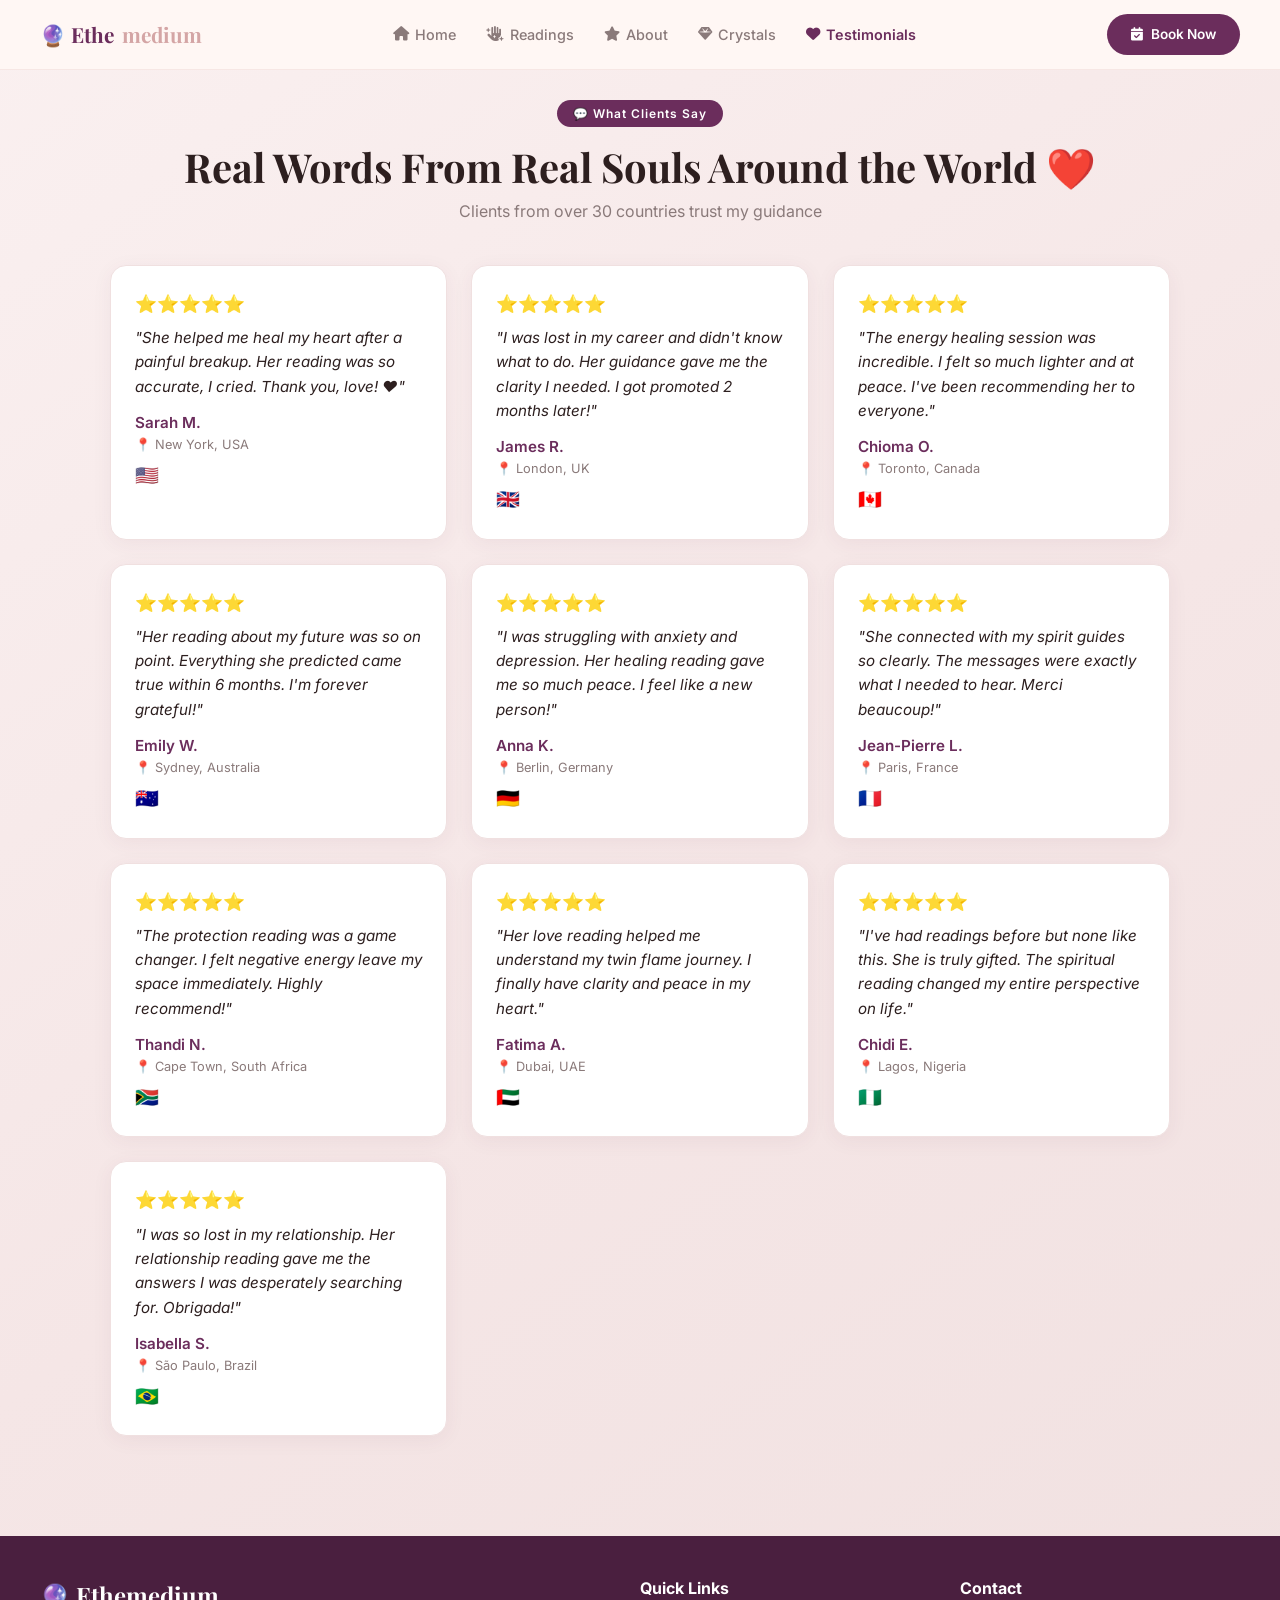
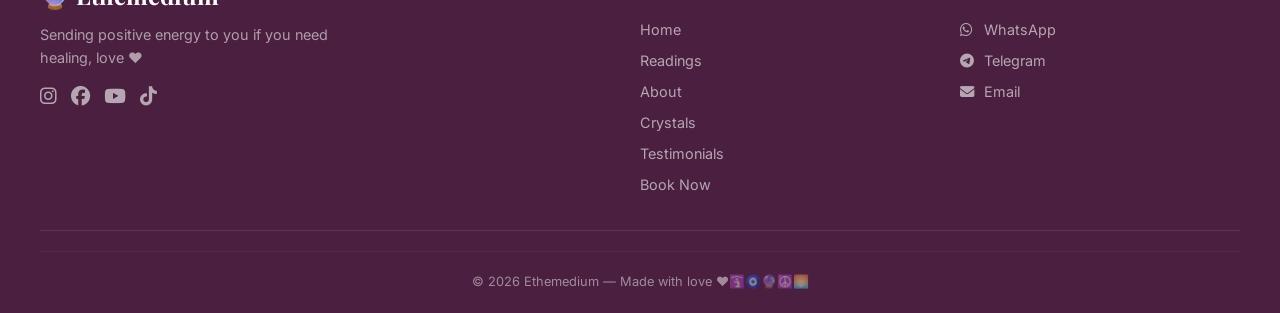
<file: testimonial.html>
<!DOCTYPE html>
<html lang="en">
<head>
    <meta charset="UTF-8" />
    <meta name="viewport" content="width=device-width, initial-scale=1.0"/>
    <title>🔮 Ethemedium — Testimonials</title>
    
    <link rel="stylesheet" href="https://cdnjs.cloudflare.com/ajax/libs/font-awesome/6.5.0/css/all.min.css"/>
    <link href="https://fonts.googleapis.com/css2?family=Playfair+Display:wght@400;600;700;900&family=Inter:wght@300;400;500;600;700&display=swap" rel="stylesheet"/>
    <link rel="stylesheet" href="style.css"/>
    
    <style>
        * { margin: 0; padding: 0; box-sizing: border-box; }
        body { background: linear-gradient(145deg, #FAF0F0 0%, #F5E6E6 50%, #F0E0E0 100%); font-family: 'Inter', sans-serif; min-height: 100vh; }
        
        .navbar { position: fixed; top: 0; left: 0; width: 100%; background: rgba(255, 248, 245, 0.92); backdrop-filter: blur(20px); border-bottom: 1px solid rgba(212, 165, 165, 0.2); z-index: 1000; padding: 0 20px; height: 70px; display: flex; align-items: center; }
        .nav-container { max-width: 1200px; width: 100%; margin: 0 auto; display: flex; justify-content: space-between; align-items: center; }
        .nav-logo { display: flex; align-items: center; gap: 8px; font-family: 'Playfair Display', serif; font-weight: 700; font-size: 1.3rem; color: #6B2D5C; text-decoration: none; }
        .nav-logo span { color: #D4A5A5; }
        .nav-links { display: flex; list-style: none; gap: 30px; align-items: center; }
        .nav-links a { font-size: 0.9rem; font-weight: 500; color: #8A7A7A; transition: all 0.3s; display: flex; align-items: center; gap: 6px; text-decoration: none; }
        .nav-links a:hover, .nav-links a.active { color: #6B2D5C; font-weight: 600; }
        .btn-primary { background: #6B2D5C; color: white; padding: 10px 24px; border-radius: 50px; font-weight: 600; font-size: 0.85rem; transition: all 0.3s; display: inline-flex; align-items: center; gap: 8px; text-decoration: none; border: none; cursor: pointer; }
        .btn-primary:hover { background: #8B4D7A; transform: translateY(-2px); box-shadow: 0 8px 32px rgba(107, 45, 92, 0.15); }
        .hamburger { display: none; flex-direction: column; gap: 5px; cursor: pointer; padding: 5px; }
        .hamburger span { width: 25px; height: 3px; background: #6B2D5C; border-radius: 3px; transition: all 0.3s; }

        .page-section { padding: 100px 20px 60px; max-width: 1100px; margin: 0 auto; }
        .page-header { text-align: center; margin-bottom: 40px; }
        .page-badge { display: inline-block; background: #6B2D5C; color: white; padding: 4px 16px; border-radius: 50px; font-size: 0.75rem; font-weight: 600; letter-spacing: 1px; }
        .page-header h1 { font-family: 'Playfair Display', serif; font-size: 2.5rem; color: #2D1F1F; margin-top: 8px; }
        .page-header p { color: #8A7A7A; }

        .testimonials-grid-full { display: grid; grid-template-columns: repeat(auto-fill, minmax(280px, 1fr)); gap: 24px; }
        .testimonial-card-full { background: white; border-radius: 16px; padding: 24px; box-shadow: 0 4px 20px rgba(107, 45, 92, 0.06); border: 1px solid #F0E0E0; transition: all 0.3s ease; }
        .testimonial-card-full:hover { transform: translateY(-4px); box-shadow: 0 8px 30px rgba(107, 45, 92, 0.1); }
        .testimonial-card-full .stars { font-size: 1.1rem; margin-bottom: 8px; color: #C9A84C; }
        .testimonial-card-full p { font-size: 0.95rem; color: #2D1F1F; line-height: 1.6; font-style: italic; }
        .testimonial-card-full .author { margin-top: 12px; display: flex; flex-direction: column; }
        .testimonial-card-full .author .name { font-weight: 600; color: #6B2D5C; font-size: 0.95rem; }
        .testimonial-card-full .author .location { font-size: 0.8rem; color: #8A7A7A; }
        .testimonial-card-full .author .flag { font-size: 1.2rem; margin-top: 4px; }

        .footer { background: #4A1F3F; color: rgba(255,255,255,0.8); padding: 40px 20px 20px; margin-top: 40px; }
        .footer-container { max-width: 1200px; margin: 0 auto; display: grid; grid-template-columns: 2fr 1fr 1fr; gap: 40px; }
        .footer-logo { font-family: 'Playfair Display', serif; font-size: 1.5rem; color: white; display: block; margin-bottom: 8px; }
        .footer-brand p { font-size: 0.9rem; opacity: 0.7; }
        .footer-links h4, .footer-contact h4 { color: white; font-size: 1rem; margin-bottom: 12px; }
        .footer-links a, .footer-contact a { display: block; color: rgba(255,255,255,0.6); font-size: 0.9rem; padding: 4px 0; text-decoration: none; transition: all 0.3s; }
        .footer-links a:hover, .footer-contact a:hover { color: white; }
        .footer-socials { display: flex; gap: 14px; margin-top: 12px; }
        .footer-socials a { color: rgba(255,255,255,0.6); font-size: 1.2rem; transition: all 0.3s; }
        .footer-socials a:hover { color: white; }
        .footer-bottom { max-width: 1200px; margin: 0 auto; text-align: center; padding-top: 20px; border-top: 1px solid rgba(255,255,255,0.1); font-size: 0.8rem; opacity: 0.6; margin-top: 20px; }

        @media (max-width: 768px) {
            .nav-links { display: none; position: fixed; top: 70px; left: 0; width: 100%; background: rgba(255, 248, 245, 0.98); flex-direction: column; padding: 20px; gap: 16px; border-bottom: 1px solid rgba(212, 165, 165, 0.2); }
            .nav-links.show { display: flex; }
            .hamburger { display: flex; }
            .testimonials-grid-full { grid-template-columns: 1fr; }
            .footer-container { grid-template-columns: 1fr; gap: 20px; }
        }
        @media (max-width: 480px) {
            .page-header h1 { font-size: 1.8rem; }
            .testimonial-card-full { padding: 18px; }
        }
    </style>
</head>
<body>

<nav class="navbar">
    <div class="nav-container">
        <a href="index.html" class="nav-logo">🔮 Ethe<span>medium</span></a>
        <ul class="nav-links" id="navLinks">
            <li><a href="index.html"><i class="fas fa-home"></i> Home</a></li>
            <li><a href="readings.html"><i class="fas fa-hand-sparkles"></i> Readings</a></li>
            <li><a href="about.html"><i class="fas fa-star"></i> About</a></li>
            <li><a href="crystal.html"><i class="fas fa-gem"></i> Crystals</a></li>
            <li><a href="testimonial.html" class="active"><i class="fas fa-heart"></i> Testimonials</a></li>
        </ul>
        <div class="nav-cta">
            <a href="booking.html" class="btn-primary"><i class="fas fa-calendar-check"></i> Book Now</a>
        </div>
        <div class="hamburger" onclick="toggleMenu()">
            <span></span><span></span><span></span>
        </div>
    </div>
</nav>

<section class="page-section">
    <div class="page-header">
        <span class="page-badge">💬 What Clients Say</span>
        <h1>Real Words From Real Souls Around the World ❤️</h1>
        <p>Clients from over 30 countries trust my guidance</p>
    </div>

    <div class="testimonials-grid-full">
        <div class="testimonial-card-full">
            <div class="stars">⭐⭐⭐⭐⭐</div>
            <p>"She helped me heal my heart after a painful breakup. Her reading was so accurate, I cried. Thank you, love! ❤️"</p>
            <div class="author"><span class="name">Sarah M.</span><span class="location">📍 New York, USA</span><span class="flag">🇺🇸</span></div>
        </div>
        <div class="testimonial-card-full">
            <div class="stars">⭐⭐⭐⭐⭐</div>
            <p>"I was lost in my career and didn't know what to do. Her guidance gave me the clarity I needed. I got promoted 2 months later!"</p>
            <div class="author"><span class="name">James R.</span><span class="location">📍 London, UK</span><span class="flag">🇬🇧</span></div>
        </div>
        <div class="testimonial-card-full">
            <div class="stars">⭐⭐⭐⭐⭐</div>
            <p>"The energy healing session was incredible. I felt so much lighter and at peace. I've been recommending her to everyone."</p>
            <div class="author"><span class="name">Chioma O.</span><span class="location">📍 Toronto, Canada</span><span class="flag">🇨🇦</span></div>
        </div>
        <div class="testimonial-card-full">
            <div class="stars">⭐⭐⭐⭐⭐</div>
            <p>"Her reading about my future was so on point. Everything she predicted came true within 6 months. I'm forever grateful!"</p>
            <div class="author"><span class="name">Emily W.</span><span class="location">📍 Sydney, Australia</span><span class="flag">🇦🇺</span></div>
        </div>
        <div class="testimonial-card-full">
            <div class="stars">⭐⭐⭐⭐⭐</div>
            <p>"I was struggling with anxiety and depression. Her healing reading gave me so much peace. I feel like a new person!"</p>
            <div class="author"><span class="name">Anna K.</span><span class="location">📍 Berlin, Germany</span><span class="flag">🇩🇪</span></div>
        </div>
        <div class="testimonial-card-full">
            <div class="stars">⭐⭐⭐⭐⭐</div>
            <p>"She connected with my spirit guides so clearly. The messages were exactly what I needed to hear. Merci beaucoup!"</p>
            <div class="author"><span class="name">Jean-Pierre L.</span><span class="location">📍 Paris, France</span><span class="flag">🇫🇷</span></div>
        </div>
        <div class="testimonial-card-full">
            <div class="stars">⭐⭐⭐⭐⭐</div>
            <p>"The protection reading was a game changer. I felt negative energy leave my space immediately. Highly recommend!"</p>
            <div class="author"><span class="name">Thandi N.</span><span class="location">📍 Cape Town, South Africa</span><span class="flag">🇿🇦</span></div>
        </div>
        <div class="testimonial-card-full">
            <div class="stars">⭐⭐⭐⭐⭐</div>
            <p>"Her love reading helped me understand my twin flame journey. I finally have clarity and peace in my heart."</p>
            <div class="author"><span class="name">Fatima A.</span><span class="location">📍 Dubai, UAE</span><span class="flag">🇦🇪</span></div>
        </div>
        <div class="testimonial-card-full">
            <div class="stars">⭐⭐⭐⭐⭐</div>
            <p>"I've had readings before but none like this. She is truly gifted. The spiritual reading changed my entire perspective on life."</p>
            <div class="author"><span class="name">Chidi E.</span><span class="location">📍 Lagos, Nigeria</span><span class="flag">🇳🇬</span></div>
        </div>
        <div class="testimonial-card-full">
            <div class="stars">⭐⭐⭐⭐⭐</div>
            <p>"I was so lost in my relationship. Her relationship reading gave me the answers I was desperately searching for. Obrigada!"</p>
            <div class="author"><span class="name">Isabella S.</span><span class="location">📍 São Paulo, Brazil</span><span class="flag">🇧🇷</span></div>
        </div>
    </div>
</section>

<footer class="footer">
    <div class="footer-container">
        <div class="footer-brand">
            <span class="footer-logo">🔮 Ethemedium</span>
            <p>Sending positive energy to you if you need healing, love ❤️</p>
            <div class="footer-socials">
                <a href="#"><i class="fab fa-instagram"></i></a>
                <a href="#"><i class="fab fa-facebook"></i></a>
                <a href="#"><i class="fab fa-youtube"></i></a>
                <a href="#"><i class="fab fa-tiktok"></i></a>
            </div>
        </div>
        <div class="footer-links">
            <h4>Quick Links</h4>
            <a href="index.html">Home</a>
            <a href="readings.html">Readings</a>
            <a href="about.html">About</a>
            <a href="crystal.html">Crystals</a>
            <a href="testimonial.html">Testimonials</a>
            <a href="booking.html">Book Now</a>
        </div>
        <div class="footer-contact">
            <h4>Contact</h4>
            <a href="https://wa.me/13528287004"><i class="fab fa-whatsapp"></i> WhatsApp</a>
            <a href="https://t.me/ethe_medium"><i class="fab fa-telegram"></i> Telegram</a>
            <a href="mailto:spiritualsoul@gmail.com"><i class="fas fa-envelope"></i> Email</a>
        </div>
    </div>
    <div class="footer-bottom">
        <p>© 2026 Ethemedium — Made with love ❤️🛐🧿🔮☮️🌅</p>
    </div>
</footer>

<script>
    function toggleMenu() {
        document.querySelector('.nav-links').classList.toggle('show');
        document.querySelector('.hamburger').classList.toggle('active');
    }
</script>
</body>
</html>
</file>
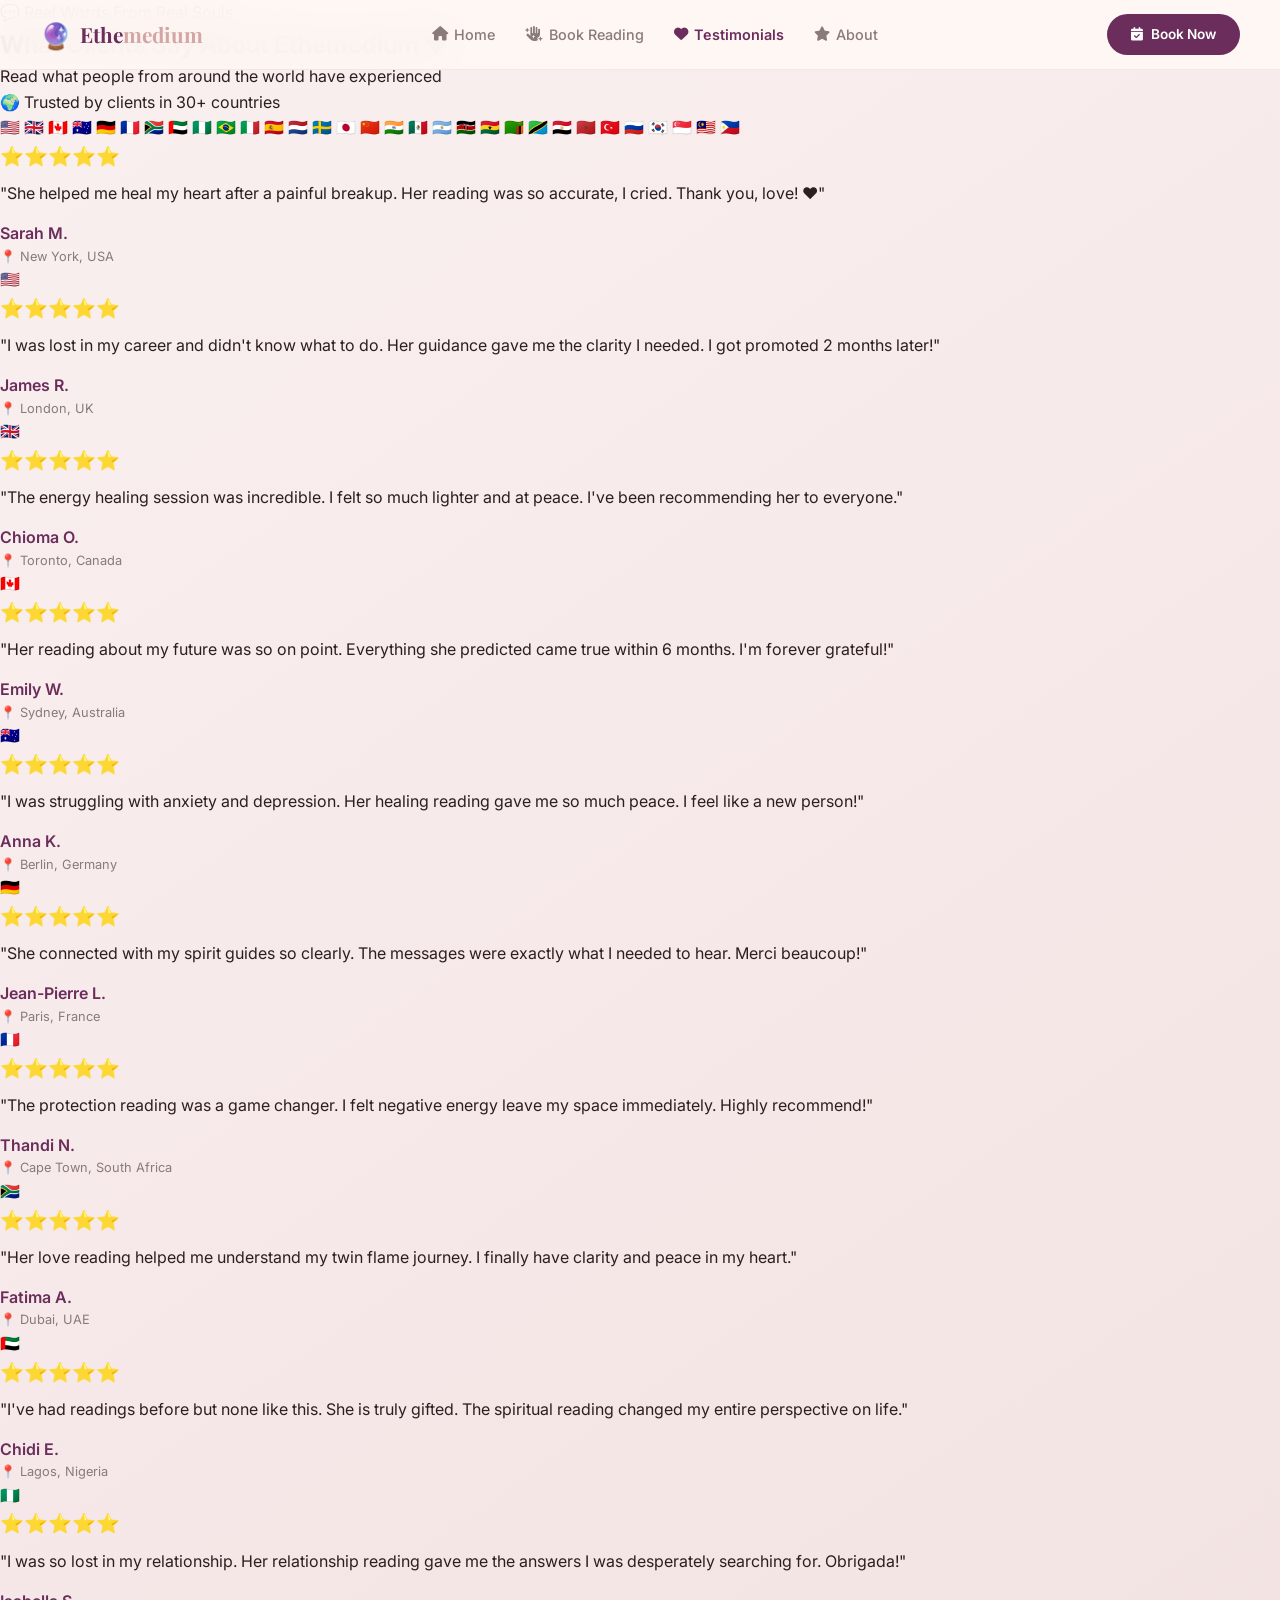
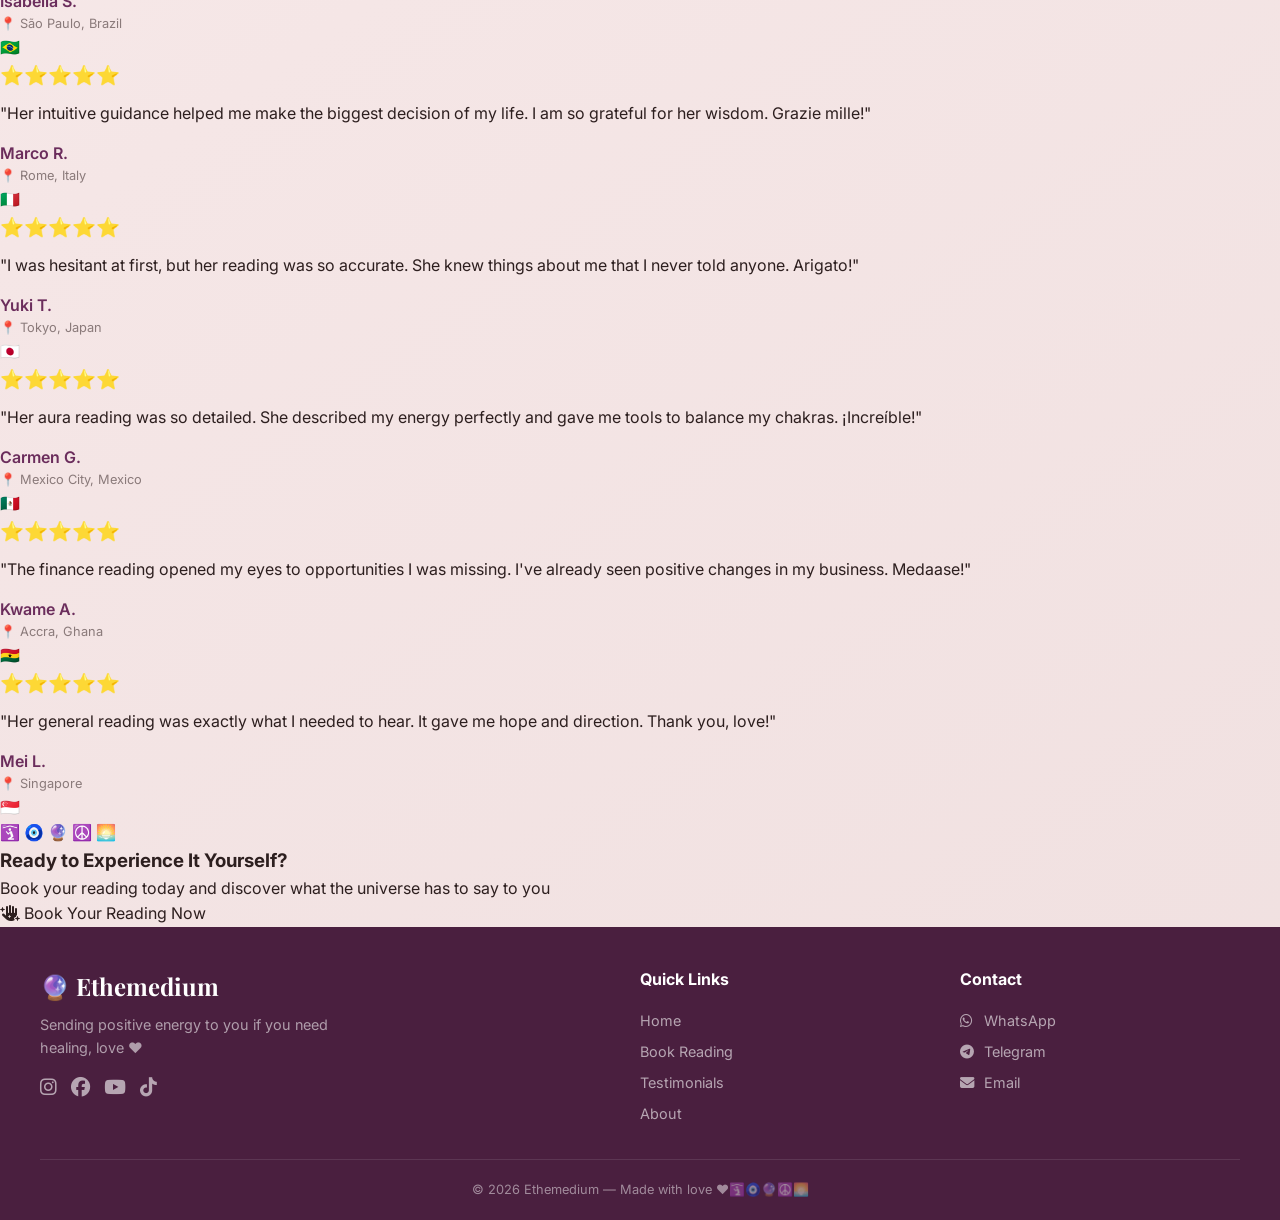
<file: testimonials.html>
<!DOCTYPE html>
<html lang="en">
<head>
    <meta charset="UTF-8" />
    <meta name="viewport" content="width=device-width, initial-scale=1.0"/>
    <title>🔮 Ethemedium — Testimonials</title>
    
    <!-- Font Awesome -->
    <link rel="stylesheet" href="https://cdnjs.cloudflare.com/ajax/libs/font-awesome/6.5.0/css/all.min.css"/>
    
    <!-- Google Fonts -->
    <link href="https://fonts.googleapis.com/css2?family=Playfair+Display:wght@400;600;700;900&family=Inter:wght@300;400;500;600;700&display=swap" rel="stylesheet"/>
    
    <link rel="stylesheet" href="style.css"/>
</head>
<body>

<!-- ===== NAVIGATION ===== -->
<nav class="navbar">
    <div class="nav-container">
        <a href="index.html" class="nav-logo">
            <span class="logo-icon">🔮</span>
            <span class="logo-text">Ethe<span>medium</span></span>
        </a>
        <ul class="nav-links">
            <li><a href="index.html"><i class="fas fa-home"></i> Home</a></li>
            <li><a href="booking.html"><i class="fas fa-hand-sparkles"></i> Book Reading</a></li>
            <li><a href="testimonials.html" class="active"><i class="fas fa-heart"></i> Testimonials</a></li>
            <li><a href="index.html#about"><i class="fas fa-star"></i> About</a></li>
        </ul>
        <div class="nav-cta">
            <a href="booking.html" class="btn-primary">
                <i class="fas fa-calendar-check"></i> Book Now
            </a>
        </div>
        <div class="hamburger" onclick="toggleMenu()">
            <span></span>
            <span></span>
            <span></span>
        </div>
    </div>
</nav>

<!-- ===== TESTIMONIALS PAGE ===== -->
<section class="testimonials-page">
    <div class="testimonials-container">
        
        <!-- Page Header -->
        <div class="testimonials-header">
            <span class="testimonials-badge">💬 Real Words From Real Souls</span>
            <h1>What Clients Say About Ethemedium ❤️</h1>
            <p>Read what people from around the world have experienced</p>
            <div class="testimonials-global-badge">
                <span class="globe-icon">🌍</span>
                <span>Trusted by clients in 30+ countries</span>
            </div>
        </div>

        <!-- Countries Flags Bar -->
        <div class="countries-flags-bar">
            <span>🇺🇸</span>
            <span>🇬🇧</span>
            <span>🇨🇦</span>
            <span>🇦🇺</span>
            <span>🇩🇪</span>
            <span>🇫🇷</span>
            <span>🇿🇦</span>
            <span>🇦🇪</span>
            <span>🇳🇬</span>
            <span>🇧🇷</span>
            <span>🇮🇹</span>
            <span>🇪🇸</span>
            <span>🇳🇱</span>
            <span>🇸🇪</span>
            <span>🇯🇵</span>
            <span>🇨🇳</span>
            <span>🇮🇳</span>
            <span>🇲🇽</span>
            <span>🇦🇷</span>
            <span>🇰🇪</span>
            <span>🇬🇭</span>
            <span>🇿🇲</span>
            <span>🇹🇿</span>
            <span>🇪🇬</span>
            <span>🇲🇦</span>
            <span>🇹🇷</span>
            <span>🇷🇺</span>
            <span>🇰🇷</span>
            <span>🇸🇬</span>
            <span>🇲🇾</span>
            <span>🇵🇭</span>
        </div>

        <!-- Testimonials Grid -->
        <div class="testimonials-grid-full">
            
            <!-- 1. USA -->
            <div class="testimonial-card-full">
                <div class="testimonial-stars">⭐⭐⭐⭐⭐</div>
                <p>"She helped me heal my heart after a painful breakup. Her reading was so accurate, I cried. Thank you, love! ❤️"</p>
                <div class="testimonial-author">
                    <span class="ta-name">Sarah M.</span>
                    <span class="ta-location">📍 New York, USA</span>
                    <span class="ta-flag">🇺🇸</span>
                </div>
            </div>
            
            <!-- 2. UK -->
            <div class="testimonial-card-full">
                <div class="testimonial-stars">⭐⭐⭐⭐⭐</div>
                <p>"I was lost in my career and didn't know what to do. Her guidance gave me the clarity I needed. I got promoted 2 months later!"</p>
                <div class="testimonial-author">
                    <span class="ta-name">James R.</span>
                    <span class="ta-location">📍 London, UK</span>
                    <span class="ta-flag">🇬🇧</span>
                </div>
            </div>
            
            <!-- 3. Canada -->
            <div class="testimonial-card-full">
                <div class="testimonial-stars">⭐⭐⭐⭐⭐</div>
                <p>"The energy healing session was incredible. I felt so much lighter and at peace. I've been recommending her to everyone."</p>
                <div class="testimonial-author">
                    <span class="ta-name">Chioma O.</span>
                    <span class="ta-location">📍 Toronto, Canada</span>
                    <span class="ta-flag">🇨🇦</span>
                </div>
            </div>
            
            <!-- 4. Australia -->
            <div class="testimonial-card-full">
                <div class="testimonial-stars">⭐⭐⭐⭐⭐</div>
                <p>"Her reading about my future was so on point. Everything she predicted came true within 6 months. I'm forever grateful!"</p>
                <div class="testimonial-author">
                    <span class="ta-name">Emily W.</span>
                    <span class="ta-location">📍 Sydney, Australia</span>
                    <span class="ta-flag">🇦🇺</span>
                </div>
            </div>
            
            <!-- 5. Germany -->
            <div class="testimonial-card-full">
                <div class="testimonial-stars">⭐⭐⭐⭐⭐</div>
                <p>"I was struggling with anxiety and depression. Her healing reading gave me so much peace. I feel like a new person!"</p>
                <div class="testimonial-author">
                    <span class="ta-name">Anna K.</span>
                    <span class="ta-location">📍 Berlin, Germany</span>
                    <span class="ta-flag">🇩🇪</span>
                </div>
            </div>
            
            <!-- 6. France -->
            <div class="testimonial-card-full">
                <div class="testimonial-stars">⭐⭐⭐⭐⭐</div>
                <p>"She connected with my spirit guides so clearly. The messages were exactly what I needed to hear. Merci beaucoup!"</p>
                <div class="testimonial-author">
                    <span class="ta-name">Jean-Pierre L.</span>
                    <span class="ta-location">📍 Paris, France</span>
                    <span class="ta-flag">🇫🇷</span>
                </div>
            </div>
            
            <!-- 7. South Africa -->
            <div class="testimonial-card-full">
                <div class="testimonial-stars">⭐⭐⭐⭐⭐</div>
                <p>"The protection reading was a game changer. I felt negative energy leave my space immediately. Highly recommend!"</p>
                <div class="testimonial-author">
                    <span class="ta-name">Thandi N.</span>
                    <span class="ta-location">📍 Cape Town, South Africa</span>
                    <span class="ta-flag">🇿🇦</span>
                </div>
            </div>
            
            <!-- 8. UAE -->
            <div class="testimonial-card-full">
                <div class="testimonial-stars">⭐⭐⭐⭐⭐</div>
                <p>"Her love reading helped me understand my twin flame journey. I finally have clarity and peace in my heart."</p>
                <div class="testimonial-author">
                    <span class="ta-name">Fatima A.</span>
                    <span class="ta-location">📍 Dubai, UAE</span>
                    <span class="ta-flag">🇦🇪</span>
                </div>
            </div>
            
            <!-- 9. Nigeria -->
            <div class="testimonial-card-full">
                <div class="testimonial-stars">⭐⭐⭐⭐⭐</div>
                <p>"I've had readings before but none like this. She is truly gifted. The spiritual reading changed my entire perspective on life."</p>
                <div class="testimonial-author">
                    <span class="ta-name">Chidi E.</span>
                    <span class="ta-location">📍 Lagos, Nigeria</span>
                    <span class="ta-flag">🇳🇬</span>
                </div>
            </div>
            
            <!-- 10. Brazil -->
            <div class="testimonial-card-full">
                <div class="testimonial-stars">⭐⭐⭐⭐⭐</div>
                <p>"I was so lost in my relationship. Her relationship reading gave me the answers I was desperately searching for. Obrigada!"</p>
                <div class="testimonial-author">
                    <span class="ta-name">Isabella S.</span>
                    <span class="ta-location">📍 São Paulo, Brazil</span>
                    <span class="ta-flag">🇧🇷</span>
                </div>
            </div>
            
            <!-- 11. Italy -->
            <div class="testimonial-card-full">
                <div class="testimonial-stars">⭐⭐⭐⭐⭐</div>
                <p>"Her intuitive guidance helped me make the biggest decision of my life. I am so grateful for her wisdom. Grazie mille!"</p>
                <div class="testimonial-author">
                    <span class="ta-name">Marco R.</span>
                    <span class="ta-location">📍 Rome, Italy</span>
                    <span class="ta-flag">🇮🇹</span>
                </div>
            </div>
            
            <!-- 12. Japan -->
            <div class="testimonial-card-full">
                <div class="testimonial-stars">⭐⭐⭐⭐⭐</div>
                <p>"I was hesitant at first, but her reading was so accurate. She knew things about me that I never told anyone. Arigato!"</p>
                <div class="testimonial-author">
                    <span class="ta-name">Yuki T.</span>
                    <span class="ta-location">📍 Tokyo, Japan</span>
                    <span class="ta-flag">🇯🇵</span>
                </div>
            </div>
            
            <!-- 13. Mexico -->
            <div class="testimonial-card-full">
                <div class="testimonial-stars">⭐⭐⭐⭐⭐</div>
                <p>"Her aura reading was so detailed. She described my energy perfectly and gave me tools to balance my chakras. ¡Increíble!"</p>
                <div class="testimonial-author">
                    <span class="ta-name">Carmen G.</span>
                    <span class="ta-location">📍 Mexico City, Mexico</span>
                    <span class="ta-flag">🇲🇽</span>
                </div>
            </div>
            
            <!-- 14. Ghana -->
            <div class="testimonial-card-full">
                <div class="testimonial-stars">⭐⭐⭐⭐⭐</div>
                <p>"The finance reading opened my eyes to opportunities I was missing. I've already seen positive changes in my business. Medaase!"</p>
                <div class="testimonial-author">
                    <span class="ta-name">Kwame A.</span>
                    <span class="ta-location">📍 Accra, Ghana</span>
                    <span class="ta-flag">🇬🇭</span>
                </div>
            </div>
            
            <!-- 15. Singapore -->
            <div class="testimonial-card-full">
                <div class="testimonial-stars">⭐⭐⭐⭐⭐</div>
                <p>"Her general reading was exactly what I needed to hear. It gave me hope and direction. Thank you, love!"</p>
                <div class="testimonial-author">
                    <span class="ta-name">Mei L.</span>
                    <span class="ta-location">📍 Singapore</span>
                    <span class="ta-flag">🇸🇬</span>
                </div>
            </div>
        </div>

        <!-- Call to Action -->
        <div class="testimonials-cta">
            <span class="cta-emoji-line">🛐 🧿 🔮 ☮️ 🌅</span>
            <h3>Ready to Experience It Yourself?</h3>
            <p>Book your reading today and discover what the universe has to say to you</p>
            <a href="booking.html" class="btn-testimonial-cta">
                <i class="fas fa-hand-sparkles"></i> Book Your Reading Now
            </a>
        </div>

    </div>
</section>

<!-- ===== FOOTER ===== -->
<footer class="footer">
    <div class="footer-container">
        <div class="footer-brand">
            <span class="footer-logo">🔮 Ethemedium</span>
            <p>Sending positive energy to you if you need healing, love ❤️</p>
            <div class="footer-socials">
                <a href="#"><i class="fab fa-instagram"></i></a>
                <a href="#"><i class="fab fa-facebook"></i></a>
                <a href="#"><i class="fab fa-youtube"></i></a>
                <a href="#"><i class="fab fa-tiktok"></i></a>
            </div>
        </div>
        <div class="footer-links">
            <h4>Quick Links</h4>
            <a href="index.html">Home</a>
            <a href="booking.html">Book Reading</a>
            <a href="testimonials.html">Testimonials</a>
            <a href="index.html#about">About</a>
        </div>
        <div class="footer-contact">
            <h4>Contact</h4>
            <a href="https://wa.me/2348000000000"><i class="fab fa-whatsapp"></i> WhatsApp</a>
            <a href="https://t.me/YourUsername"><i class="fab fa-telegram"></i> Telegram</a>
            <a href="mailto:spiritualsoul@gmail.com"><i class="fas fa-envelope"></i> Email</a>
        </div>
    </div>
    <div class="footer-bottom">
        <p>© 2026 Ethemedium — Made with love ❤️🛐🧿🔮☮️🌅</p>
    </div>
</footer>

<!-- ===== SCRIPTS ===== -->
<script>
    function toggleMenu() {
        document.querySelector('.nav-links').classList.toggle('show');
        document.querySelector('.hamburger').classList.toggle('active');
    }
</script>

<script>
    console.log('💬 Ethemedium Testimonials Page Loaded!');
    console.log('🌍 15+ Client Testimonials from around the world');
    console.log('✨ Sending positive energy to you! ❤️');
</script>
</body>
</html>
</file>
<file: style.css>
/* ============================================
   ETHMEDIUM — COMPLETE STYLESHEET
   ============================================ */

/* ===== RESET & BASE ===== */
* {
    margin: 0;
    padding: 0;
    box-sizing: border-box;
}

:root {
    /* Primary Colors — Warm, Mystical, Inviting */
    --primary: #6B2D5C;
    --primary-light: #8B4D7A;
    --primary-dark: #4A1F3F;
    --secondary: #D4A5A5;
    --secondary-light: #F0E0E0;
    --secondary-bg: #FAF5F5;
    --gold: #C9A84C;
    --gold-light: #E8D5A0;
    --text-dark: #2D1F1F;
    --text-muted: #8A7A7A;
    --text-light: #F5EDED;
    --white: #FFFFFF;
    --shadow: 0 8px 32px rgba(107, 45, 92, 0.15);
    --shadow-hover: 0 12px 40px rgba(107, 45, 92, 0.25);
    --radius: 16px;
    --radius-lg: 24px;
    --transition: all 0.3s cubic-bezier(0.4, 0, 0.2, 1);
}

html {
    scroll-behavior: smooth;
}

body {
    font-family: 'Inter', -apple-system, BlinkMacSystemFont, sans-serif;
    background: linear-gradient(145deg, #FAF0F0 0%, #F5E6E6 50%, #F0E0E0 100%);
    color: var(--text-dark);
    min-height: 100vh;
    line-height: 1.6;
    overflow-x: hidden;
}

a {
    text-decoration: none;
    color: inherit;
}

img {
    max-width: 100%;
    height: auto;
}

/* ===== SCROLLBAR ===== */
::-webkit-scrollbar { width: 8px; }
::-webkit-scrollbar-track { background: var(--secondary-light); border-radius: 10px; }
::-webkit-scrollbar-thumb { background: var(--secondary); border-radius: 10px; }
::-webkit-scrollbar-thumb:hover { background: var(--primary-light); }

/* ============================================
   NAVIGATION
   ============================================ */
.navbar {
    position: fixed;
    top: 0;
    left: 0;
    width: 100%;
    background: rgba(255, 248, 245, 0.92);
    backdrop-filter: blur(20px);
    -webkit-backdrop-filter: blur(20px);
    border-bottom: 1px solid rgba(212, 165, 165, 0.2);
    z-index: 1000;
    padding: 0 20px;
    height: 70px;
    display: flex;
    align-items: center;
}

.nav-container {
    max-width: 1200px;
    width: 100%;
    margin: 0 auto;
    display: flex;
    justify-content: space-between;
    align-items: center;
}

.nav-logo {
    display: flex;
    align-items: center;
    gap: 8px;
    font-family: 'Playfair Display', serif;
    font-weight: 700;
    font-size: 1.3rem;
    color: var(--primary);
}

.nav-logo .logo-icon {
    font-size: 1.6rem;
}

.nav-logo .logo-text span {
    color: var(--secondary);
}

.nav-links {
    display: flex;
    list-style: none;
    gap: 30px;
    align-items: center;
}

.nav-links a {
    font-size: 0.9rem;
    font-weight: 500;
    color: var(--text-muted);
    transition: var(--transition);
    display: flex;
    align-items: center;
    gap: 6px;
}

.nav-links a:hover,
.nav-links a.active {
    color: var(--primary);
}

.nav-links a.active {
    font-weight: 600;
}

.nav-cta .btn-primary {
    background: var(--primary);
    color: white;
    padding: 10px 24px;
    border-radius: 50px;
    font-weight: 600;
    font-size: 0.85rem;
    transition: var(--transition);
    display: inline-flex;
    align-items: center;
    gap: 8px;
}

.nav-cta .btn-primary:hover {
    background: var(--primary-light);
    transform: translateY(-2px);
    box-shadow: var(--shadow);
}

.hamburger {
    display: none;
    flex-direction: column;
    gap: 5px;
    cursor: pointer;
    padding: 5px;
}

.hamburger span {
    width: 25px;
    height: 3px;
    background: var(--primary);
    border-radius: 3px;
    transition: var(--transition);
}

.hamburger.active span:nth-child(1) {
    transform: rotate(45deg) translate(6px, 6px);
}
.hamburger.active span:nth-child(2) {
    opacity: 0;
}
.hamburger.active span:nth-child(3) {
    transform: rotate(-45deg) translate(6px, -6px);
}

/* ============================================
   HERO SECTION WITH SLIDESHOW
   ============================================ */
.hero {
    position: relative;
    height: 100vh;
    min-height: 600px;
    display: flex;
    align-items: center;
    justify-content: center;
    margin-top: 0;
    overflow: hidden;
}

.hero-overlay {
    position: absolute;
    top: 0;
    left: 0;
    width: 100%;
    height: 100%;
    background: linear-gradient(135deg, rgba(107, 45, 92, 0.6) 0%, rgba(20, 10, 18, 0.7) 100%);
    z-index: 2;
}

.slideshow-container {
    position: absolute;
    top: 0;
    left: 0;
    width: 100%;
    height: 100%;
    z-index: 1;
}

.slide {
    position: absolute;
    top: 0;
    left: 0;
    width: 100%;
    height: 100%;
    background-size: cover;
    background-position: center;
    display: none;
    align-items: center;
    justify-content: center;
    transition: opacity 1s ease;
    opacity: 0;
}

.slide.active {
    display: flex;
    opacity: 1;
}

.slide-content {
    text-align: center;
    color: white;
    padding: 20px;
    display: none;
}

.slide-tag {
    background: rgba(255, 255, 255, 0.15);
    backdrop-filter: blur(10px);
    padding: 6px 18px;
    border-radius: 50px;
    font-size: 0.8rem;
    letter-spacing: 2px;
    text-transform: uppercase;
    display: inline-block;
    margin-bottom: 10px;
}

.slide-content h2 {
    font-family: 'Playfair Display', serif;
    font-size: 3rem;
    font-weight: 700;
    text-shadow: 0 2px 20px rgba(0,0,0,0.3);
}

.slide-content p {
    font-size: 1.2rem;
    opacity: 0.9;
    margin-top: 8px;
}

.slide-dots {
    position: absolute;
    bottom: 30px;
    left: 50%;
    transform: translateX(-50%);
    z-index: 10;
    display: flex;
    gap: 10px;
}

.dot {
    width: 12px;
    height: 12px;
    border-radius: 50%;
    background: rgba(255,255,255,0.4);
    cursor: pointer;
    transition: var(--transition);
}

.dot.active {
    background: white;
    transform: scale(1.2);
}

.dot:hover {
    background: rgba(255,255,255,0.8);
}

.slide-arrow {
    position: absolute;
    top: 50%;
    transform: translateY(-50%);
    z-index: 10;
    color: white;
    font-size: 2rem;
    padding: 12px 18px;
    background: rgba(0,0,0,0.2);
    border-radius: 50%;
    cursor: pointer;
    transition: var(--transition);
    text-decoration: none;
    backdrop-filter: blur(5px);
}

.slide-arrow:hover {
    background: rgba(0,0,0,0.4);
}

.slide-arrow.prev { left: 20px; }
.slide-arrow.next { right: 20px; }

.hero-text {
    position: relative;
    z-index: 3;
    text-align: center;
    color: white;
    padding: 20px;
    max-width: 800px;
}

.hero-text h1 {
    display: flex;
    flex-direction: column;
    gap: 6px;
}

.hero-sub {
    font-size: 1rem;
    font-weight: 300;
    letter-spacing: 3px;
    opacity: 0.9;
}

.hero-main {
    font-family: 'Playfair Display', serif;
    font-size: 4rem;
    font-weight: 900;
    text-shadow: 0 4px 30px rgba(0,0,0,0.3);
}

.hero-line {
    font-size: 1.8rem;
    letter-spacing: 10px;
    margin-top: 4px;
}

.hero-desc {
    font-size: 1.1rem;
    opacity: 0.9;
    margin: 16px 0 28px;
    line-height: 1.8;
}

.hero-buttons {
    display: flex;
    gap: 16px;
    justify-content: center;
    flex-wrap: wrap;
}

.btn-hero-primary {
    background: white;
    color: var(--primary);
    padding: 14px 32px;
    border-radius: 50px;
    font-weight: 600;
    font-size: 1rem;
    transition: var(--transition);
    display: inline-flex;
    align-items: center;
    gap: 10px;
}

.btn-hero-primary:hover {
    transform: translateY(-3px);
    box-shadow: 0 8px 30px rgba(0,0,0,0.2);
}

.btn-hero-secondary {
    background: transparent;
    color: white;
    padding: 14px 32px;
    border-radius: 50px;
    font-weight: 600;
    font-size: 1rem;
    border: 2px solid rgba(255,255,255,0.4);
    transition: var(--transition);
    display: inline-flex;
    align-items: center;
    gap: 10px;
}

.btn-hero-secondary:hover {
    background: rgba(255,255,255,0.1);
    border-color: white;
    transform: translateY(-3px);
}

/* ============================================
   SECTION HEADERS
   ============================================ */
.section-header {
    text-align: center;
    margin-bottom: 32px;
}

.section-badge {
    display: inline-block;
    background: rgba(212, 165, 165, 0.2);
    color: var(--primary-light);
    padding: 4px 16px;
    border-radius: 50px;
    font-size: 0.75rem;
    font-weight: 600;
    letter-spacing: 1px;
    text-transform: uppercase;
    margin-bottom: 8px;
}

.section-header h2 {
    font-family: 'Playfair Display', serif;
    font-size: 2.2rem;
    color: var(--primary-dark);
}

.section-header p {
    color: var(--text-muted);
    font-size: 1rem;
    margin-top: 4px;
}

/* ============================================
   READINGS PREVIEW (HOMEPAGE)
   ============================================ */
.readings-preview {
    padding: 60px 20px;
    max-width: 1200px;
    margin: 0 auto;
}

.readings-grid-preview {
    display: grid;
    grid-template-columns: repeat(auto-fill, minmax(180px, 1fr));
    gap: 16px;
}

.reading-preview-card {
    background: white;
    border-radius: var(--radius);
    padding: 20px 16px;
    text-align: center;
    border: 2px solid var(--secondary-light);
    transition: var(--transition);
    position: relative;
}

.reading-preview-card:hover {
    border-color: var(--secondary);
    transform: translateY(-4px);
    box-shadow: var(--shadow-hover);
}

.reading-preview-card .rp-icon {
    font-size: 2.2rem;
    display: block;
    margin-bottom: 6px;
}

.reading-preview-card h4 {
    font-size: 0.95rem;
    color: var(--text-dark);
}

.reading-preview-card p {
    font-size: 0.75rem;
    color: var(--text-muted);
    margin: 4px 0 8px;
    line-height: 1.3;
}

.reading-preview-card .rp-price {
    font-weight: 700;
    color: var(--primary);
    font-size: 0.9rem;
    display: block;
    margin-bottom: 10px;
}

.reading-preview-card .rp-btn {
    background: var(--primary);
    color: white;
    padding: 6px 20px;
    border-radius: 25px;
    font-size: 0.8rem;
    font-weight: 500;
    transition: var(--transition);
    display: inline-block;
}

.reading-preview-card .rp-btn:hover {
    background: var(--primary-light);
}

.reading-preview-card.featured {
    border-color: var(--gold);
    background: linear-gradient(135deg, #FFF9F0, #FFF5E6);
}

.reading-preview-card .featured-badge {
    position: absolute;
    top: -10px;
    right: -10px;
    background: var(--gold);
    color: white;
    padding: 4px 12px;
    border-radius: 20px;
    font-size: 0.7rem;
    font-weight: 600;
}

/* ============================================
   ABOUT SECTION
   ============================================ */
.about-section {
    padding: 60px 20px;
    max-width: 1200px;
    margin: 0 auto;
}

.about-container {
    display: grid;
    grid-template-columns: 1fr 1fr;
    gap: 40px;
    align-items: center;
    background: white;
    border-radius: var(--radius-lg);
    padding: 40px;
    box-shadow: var(--shadow);
}

.about-image-placeholder {
    background: linear-gradient(135deg, var(--primary), var(--primary-light));
    border-radius: var(--radius);
    height: 300px;
    display: flex;
    flex-direction: column;
    align-items: center;
    justify-content: center;
    color: white;
    font-size: 4rem;
}

.about-image-placeholder p {
    font-size: 1.2rem;
    font-weight: 500;
    margin-top: 8px;
}

.about-content h2 {
    font-family: 'Playfair Display', serif;
    font-size: 2rem;
    color: var(--primary-dark);
    margin-bottom: 12px;
}

.about-content p {
    color: var(--text-muted);
    line-height: 1.8;
}

.about-stats {
    display: flex;
    gap: 30px;
    margin: 20px 0 24px;
}

.stat {
    text-align: center;
}

.stat-number {
    display: block;
    font-family: 'Playfair Display', serif;
    font-size: 1.8rem;
    font-weight: 700;
    color: var(--primary);
}

.stat-label {
    font-size: 0.8rem;
    color: var(--text-muted);
}

.about-content .btn-primary {
    background: var(--primary);
    color: white;
    padding: 12px 28px;
    border-radius: 50px;
    font-weight: 600;
    display: inline-flex;
    align-items: center;
    gap: 10px;
    transition: var(--transition);
}

.about-content .btn-primary:hover {
    background: var(--primary-light);
    transform: translateY(-2px);
    box-shadow: var(--shadow);
}

/* ============================================
   CRYSTALS PREVIEW (HOMEPAGE)
   ============================================ */
.crystals-preview {
    padding: 60px 20px;
    max-width: 1200px;
    margin: 0 auto;
}

.crystals-grid-preview {
    display: grid;
    grid-template-columns: repeat(auto-fill, minmax(180px, 1fr));
    gap: 16px;
}

.crystal-preview-card {
    background: white;
    border-radius: var(--radius);
    padding: 20px 16px;
    text-align: center;
    border: 2px solid var(--secondary-light);
    transition: var(--transition);
    position: relative;
}

.crystal-preview-card:hover {
    border-color: var(--secondary);
    transform: translateY(-4px);
    box-shadow: var(--shadow-hover);
}

.crystal-preview-card .cp-icon {
    font-size: 2.5rem;
    display: block;
    margin-bottom: 6px;
}

.crystal-preview-card h4 {
    font-size: 0.9rem;
    color: var(--text-dark);
}

.crystal-preview-card p {
    font-size: 0.7rem;
    color: var(--text-muted);
    margin: 4px 0;
}

.crystal-preview-card .cp-price {
    font-weight: 700;
    color: var(--primary);
    font-size: 0.95rem;
    display: block;
    margin: 6px 0 10px;
}

.crystal-preview-card .cp-btn {
    background: var(--primary);
    color: white;
    padding: 6px 16px;
    border-radius: 25px;
    font-size: 0.75rem;
    font-weight: 500;
    transition: var(--transition);
    display: inline-block;
}

.crystal-preview-card .cp-btn:hover {
    background: var(--primary-light);
}

.crystal-preview-card .save-badge {
    position: absolute;
    top: -8px;
    right: -8px;
    background: #E8798A;
    color: white;
    padding: 3px 10px;
    border-radius: 20px;
    font-size: 0.6rem;
    font-weight: 600;
}

/* ============================================
   TESTIMONIALS
   ============================================ */
.testimonials {
    padding: 60px 20px;
    max-width: 1200px;
    margin: 0 auto;
}

.testimonials-grid {
    display: grid;
    grid-template-columns: repeat(auto-fill, minmax(280px, 1fr));
    gap: 24px;
}

.testimonial-card {
    background: white;
    border-radius: var(--radius);
    padding: 28px 24px;
    box-shadow: var(--shadow);
    transition: var(--transition);
}

.testimonial-card:hover {
    transform: translateY(-4px);
    box-shadow: var(--shadow-hover);
}

.testimonial-stars {
    font-size: 1.2rem;
    margin-bottom: 10px;
}

.testimonial-card p {
    font-style: italic;
    color: var(--text-dark);
    line-height: 1.7;
    font-size: 0.95rem;
}

.testimonial-author {
    margin-top: 14px;
    display: flex;
    flex-direction: column;
}

.ta-name {
    font-weight: 600;
    color: var(--primary);
}

.ta-location {
    font-size: 0.8rem;
    color: var(--text-muted);
}

/* ============================================
   CTA SECTION
   ============================================ */
.cta-section {
    padding: 60px 20px;
    background: linear-gradient(135deg, var(--primary-dark), var(--primary));
    margin: 0;
}

.cta-content {
    max-width: 800px;
    margin: 0 auto;
    text-align: center;
    color: white;
}

.cta-badge {
    display: inline-block;
    background: rgba(255,255,255,0.15);
    padding: 4px 16px;
    border-radius: 50px;
    font-size: 0.8rem;
    letter-spacing: 1px;
    margin-bottom: 10px;
}

.cta-content h2 {
    font-family: 'Playfair Display', serif;
    font-size: 2.5rem;
    margin-bottom: 8px;
}

.cta-content p {
    opacity: 0.9;
    margin-bottom: 24px;
    font-size: 1.05rem;
}

.cta-buttons {
    display: flex;
    gap: 16px;
    justify-content: center;
    flex-wrap: wrap;
}

.cta-content .btn-hero-primary {
    background: white;
    color: var(--primary);
    padding: 14px 32px;
    border-radius: 50px;
    font-weight: 600;
    font-size: 1rem;
    transition: var(--transition);
    display: inline-flex;
    align-items: center;
    gap: 10px;
}

.cta-content .btn-hero-primary:hover {
    transform: translateY(-3px);
    box-shadow: 0 8px 30px rgba(0,0,0,0.2);
}

.cta-content .btn-hero-secondary {
    background: transparent;
    color: white;
    padding: 14px 32px;
    border-radius: 50px;
    font-weight: 600;
    font-size: 1rem;
    border: 2px solid rgba(255,255,255,0.4);
    transition: var(--transition);
    display: inline-flex;
    align-items: center;
    gap: 10px;
}

.cta-content .btn-hero-secondary:hover {
    background: rgba(255,255,255,0.1);
    border-color: white;
    transform: translateY(-3px);
}

.cta-emoji {
    font-size: 2rem;
    letter-spacing: 12px;
    margin-top: 20px;
}

/* ============================================
   FOOTER
   ============================================ */
.footer {
    background: var(--primary-dark);
    color: rgba(255,255,255,0.8);
    padding: 40px 20px 20px;
}

.footer-container {
    max-width: 1200px;
    margin: 0 auto;
    display: grid;
    grid-template-columns: 2fr 1fr 1fr;
    gap: 40px;
    padding-bottom: 30px;
    border-bottom: 1px solid rgba(255,255,255,0.1);
}

.footer-logo {
    font-family: 'Playfair Display', serif;
    font-size: 1.5rem;
    font-weight: 700;
    color: white;
    display: block;
    margin-bottom: 8px;
}

.footer-brand p {
    font-size: 0.9rem;
    opacity: 0.7;
    max-width: 300px;
}

.footer-socials {
    display: flex;
    gap: 14px;
    margin-top: 12px;
}

.footer-socials a {
    color: rgba(255,255,255,0.6);
    font-size: 1.2rem;
    transition: var(--transition);
}

.footer-socials a:hover {
    color: white;
    transform: translateY(-2px);
}

.footer-links h4,
.footer-contact h4 {
    color: white;
    font-size: 1rem;
    margin-bottom: 12px;
}

.footer-links a,
.footer-contact a {
    display: block;
    color: rgba(255,255,255,0.6);
    font-size: 0.9rem;
    padding: 4px 0;
    transition: var(--transition);
}

.footer-links a:hover,
.footer-contact a:hover {
    color: white;
}

.footer-contact a i {
    width: 20px;
}

.footer-bottom {
    max-width: 1200px;
    margin: 0 auto;
    text-align: center;
    padding-top: 20px;
    font-size: 0.8rem;
    opacity: 0.6;
}

/* ============================================
   BOOKING PAGE
   ============================================ */
.booking-page {
    padding: 90px 20px 40px;
    min-height: 100vh;
}

.booking-container {
    max-width: 820px;
    margin: 0 auto;
    background: rgba(255, 248, 245, 0.92);
    backdrop-filter: blur(20px);
    border-radius: var(--radius-lg);
    padding: 32px 28px;
    box-shadow: 0 20px 60px rgba(107, 45, 92, 0.12);
    border: 1px solid rgba(212, 165, 165, 0.2);
}

.booking-header {
    text-align: center;
    padding-bottom: 24px;
    margin-bottom: 24px;
    border-bottom: 2px dashed var(--secondary-light);
}

.booking-badge {
    display: inline-block;
    background: var(--primary);
    color: white;
    padding: 4px 16px;
    border-radius: 50px;
    font-size: 0.75rem;
    font-weight: 600;
    letter-spacing: 1px;
    margin-bottom: 8px;
}

.booking-header h1 {
    font-family: 'Playfair Display', serif;
    font-size: 2rem;
    color: var(--primary-dark);
}

.booking-header p {
    color: var(--text-muted);
}

.booking-emoji {
    font-size: 1.6rem;
    letter-spacing: 8px;
    margin-top: 6px;
}

.booking-step {
    margin-bottom: 28px;
    padding-bottom: 24px;
    border-bottom: 1px solid rgba(212, 165, 165, 0.15);
}

.booking-step:last-of-type {
    border-bottom: none;
    margin-bottom: 0;
    padding-bottom: 0;
}

.step-label {
    display: flex;
    align-items: center;
    gap: 12px;
    margin-bottom: 14px;
    flex-wrap: wrap;
}

.step-num {
    font-family: 'Playfair Display', serif;
    font-size: 0.8rem;
    font-weight: 700;
    color: white;
    background: var(--primary);
    width: 30px;
    height: 30px;
    border-radius: 50%;
    display: inline-flex;
    align-items: center;
    justify-content: center;
    flex-shrink: 0;
}

.step-label h3 {
    font-family: 'Playfair Display', serif;
    font-size: 1.1rem;
    color: var(--primary-dark);
    font-weight: 600;
}

.step-required {
    font-size: 0.7rem;
    color: #E8798A;
    font-weight: 600;
    margin-left: auto;
}

.step-optional {
    font-size: 0.7rem;
    color: var(--text-muted);
    font-weight: 400;
    margin-left: auto;
}

/* ===== READING CARDS (Booking Page) ===== */
.readings-grid {
    display: grid;
    grid-template-columns: repeat(auto-fill, minmax(160px, 1fr));
    gap: 12px;
}

.reading-card {
    background: white;
    border-radius: var(--radius);
    padding: 16px 14px;
    border: 2px solid var(--secondary-light);
    transition: var(--transition);
    cursor: pointer;
    text-align: center;
    position: relative;
}

.reading-card:hover {
    border-color: var(--secondary);
    transform: translateY(-3px);
    box-shadow: 0 6px 20px rgba(212, 165, 165, 0.2);
}

.reading-card.selected {
    border-color: var(--primary);
    background: var(--secondary-bg);
    box-shadow: 0 0 0 3px rgba(107, 45, 92, 0.12);
}

.reading-card .icon {
    font-size: 1.8rem;
    display: block;
    margin-bottom: 4px;
}

.reading-card h4 {
    font-size: 0.85rem;
    color: var(--text-dark);
    font-weight: 600;
}

.reading-card .desc {
    font-size: 0.65rem;
    color: var(--text-muted);
    display: block;
    margin: 2px 0 4px;
    line-height: 1.3;
}

.reading-card .price {
    font-weight: 700;
    color: var(--primary);
    font-size: 0.9rem;
}

.reading-card .check-mark {
    position: absolute;
    top: 4px;
    right: 6px;
    color: var(--primary);
    font-size: 0.9rem;
    display: none;
}

.reading-card.selected .check-mark {
    display: block;
}

/* ===== DURATION SELECTOR ===== */
.duration-selector {
    display: grid;
    grid-template-columns: repeat(3, 1fr);
    gap: 10px;
}

.duration-btn {
    background: white;
    border: 2px solid var(--secondary-light);
    border-radius: var(--radius);
    padding: 14px 10px;
    text-align: center;
    cursor: pointer;
    transition: var(--transition);
}

.duration-btn:hover {
    border-color: var(--secondary);
    transform: translateY(-2px);
}

.duration-btn.active {
    border-color: var(--primary);
    background: var(--secondary-bg);
    box-shadow: 0 0 0 3px rgba(107, 45, 92, 0.1);
}

.duration-btn .time {
    font-weight: 700;
    font-size: 1.1rem;
    color: var(--text-dark);
}

.duration-btn .label {
    font-size: 0.7rem;
    color: var(--text-muted);
}

.duration-btn .price-display {
    font-size: 0.85rem;
    font-weight: 600;
    color: var(--primary);
    margin-top: 2px;
}

/* ===== QUESTIONS AREA ===== */
.questions-area {
    width: 100%;
    padding: 16px 18px;
    border: 2px solid var(--secondary-light);
    border-radius: var(--radius);
    font-family: 'Inter', sans-serif;
    font-size: 0.95rem;
    resize: vertical;
    transition: var(--transition);
    background: white;
    color: var(--text-dark);
    line-height: 1.6;
}

.questions-area:focus {
    outline: none;
    border-color: var(--primary);
    box-shadow: 0 0 0 3px rgba(107, 45, 92, 0.08);
}

.questions-area::placeholder {
    color: #b8a8a8;
    font-style: italic;
}

/* ===== CRYSTALS SHOP (Booking Page) ===== */
.crystals-grid {
    display: grid;
    grid-template-columns: repeat(auto-fill, minmax(140px, 1fr));
    gap: 12px;
}

.crystal-item {
    background: white;
    border-radius: var(--radius);
    padding: 16px 12px;
    border: 2px solid var(--secondary-light);
    text-align: center;
    transition: var(--transition);
    position: relative;
}

.crystal-item:hover {
    border-color: var(--secondary);
    transform: translateY(-3px);
    box-shadow: 0 6px 20px rgba(212, 165, 165, 0.15);
}

.crystal-item .crystal-icon {
    font-size: 2.2rem;
    display: block;
    margin-bottom: 4px;
}

.crystal-item .crystal-name {
    font-weight: 600;
    font-size: 0.85rem;
    color: var(--text-dark);
}

.crystal-item .crystal-desc {
    font-size: 0.65rem;
    color: var(--text-muted);
    display: block;
    margin: 2px 0 4px;
    line-height: 1.3;
}

.crystal-item .crystal-price {
    font-weight: 700;
    color: var(--primary);
    font-size: 0.9rem;
    display: block;
    margin: 4px 0 8px;
}

.add-to-cart-btn {
    background: var(--primary);
    color: white;
    border: none;
    padding: 7px 14px;
    border-radius: 25px;
    font-size: 0.75rem;
    font-weight: 500;
    cursor: pointer;
    transition: var(--transition);
    width: 100%;
    font-family: 'Inter', sans-serif;
}

.add-to-cart-btn:hover {
    background: var(--primary-light);
    transform: scale(1.02);
}

.add-to-cart-btn.in-cart {
    background: #2d7a5a;
}

.crystal-item .qty-badge {
    position: absolute;
    top: -6px;
    right: -6px;
    background: var(--secondary);
    color: white;
    border-radius: 50%;
    width: 24px;
    height: 24px;
    font-size: 0.7rem;
    font-weight: 700;
    display: flex;
    align-items: center;
    justify-content: center;
}

/* ===== CART SUMMARY ===== */
.cart-summary {
    background: white;
    border-radius: var(--radius);
    padding: 18px 20px;
    border: 2px solid var(--secondary-light);
}

.cart-header {
    display: flex;
    justify-content: space-between;
    align-items: center;
    margin-bottom: 10px;
}

.cart-header h4 {
    font-family: 'Playfair Display', serif;
    font-size: 1rem;
    color: var(--primary-dark);
}

.cart-count {
    background: var(--primary);
    color: white;
    border-radius: 50%;
    width: 28px;
    height: 28px;
    display: inline-flex;
    align-items: center;
    justify-content: center;
    font-size: 0.8rem;
    font-weight: 600;
}

.cart-count-badge {
    font-size: 0.75rem;
    color: var(--text-muted);
    font-weight: 400;
    margin-left: auto;
}

.cart-items {
    max-height: 160px;
    overflow-y: auto;
    margin: 8px 0;
}

.cart-items::-webkit-scrollbar {
    width: 4px;
}
.cart-items::-webkit-scrollbar-thumb {
    background: var(--secondary);
    border-radius: 10px;
}

.cart-item {
    display: flex;
    justify-content: space-between;
    align-items: center;
    padding: 6px 0;
    border-bottom: 1px solid rgba(212, 165, 165, 0.15);
    font-size: 0.85rem;
}

.cart-item:last-child {
    border-bottom: none;
}

.cart-item .item-name {
    display: flex;
    align-items: center;
    gap: 6px;
}

.cart-item .remove-item {
    color: #cc5555;
    cursor: pointer;
    font-size: 0.8rem;
    margin-left: 8px;
    opacity: 0.6;
    transition: var(--transition);
}

.cart-item .remove-item:hover {
    opacity: 1;
}

.empty-cart-msg {
    color: #b8a8a8;
    font-style: italic;
    text-align: center;
    padding: 10px 0;
    font-size: 0.9rem;
}

.cart-total {
    display: flex;
    justify-content: space-between;
    font-size: 1.1rem;
    font-weight: 700;
    color: var(--primary);
    padding-top: 10px;
    border-top: 2px dashed var(--secondary-light);
    margin-top: 6px;
}

/* ===== BOOKING ACTIONS ===== */
.booking-actions {
    display: flex;
    flex-direction: column;
    gap: 12px;
}

.booking-btn {
    padding: 16px 24px;
    border: none;
    border-radius: 50px;
    font-size: 1.05rem;
    font-weight: 600;
    cursor: pointer;
    transition: var(--transition);
    display: flex;
    align-items: center;
    justify-content: center;
    gap: 12px;
    font-family: 'Inter', sans-serif;
    text-decoration: none;
    letter-spacing: 0.3px;
}

.booking-btn.whatsapp {
    background: #25D366;
    color: white;
    box-shadow: 0 4px 20px rgba(37, 211, 102, 0.3);
}

.booking-btn.whatsapp:hover {
    transform: translateY(-2px);
    box-shadow: 0 6px 30px rgba(37, 211, 102, 0.4);
}

.booking-btn.telegram {
    background: #0088cc;
    color: white;
    box-shadow: 0 4px 20px rgba(0, 136, 204, 0.3);
}

.booking-btn.telegram:hover {
    transform: translateY(-2px);
    box-shadow: 0 6px 30px rgba(0, 136, 204, 0.4);
}

.booking-btn i {
    font-size: 1.5rem;
}

.booking-btn:disabled {
    opacity: 0.5;
    cursor: not-allowed;
    transform: none !important;
}

.booking-note {
    text-align: center;
    font-size: 0.8rem;
    color: var(--text-muted);
    padding: 4px 0;
}

.booking-note i {
    margin-right: 6px;
}

.booking-footer {
    text-align: center;
    padding-top: 24px;
    margin-top: 24px;
    border-top: 2px dashed var(--secondary-light);
}

.booking-footer .booking-quote {
    font-style: italic;
    color: var(--text-muted);
    font-size: 0.9rem;
    margin-top: 4px;
}

/* ============================================
   TOAST NOTIFICATION
   ============================================ */
.toast {
    position: fixed;
    bottom: 30px;
    left: 50%;
    transform: translateX(-50%) translateY(100px);
    background: var(--primary-dark);
    color: white;
    padding: 14px 30px;
    border-radius: 50px;
    font-size: 0.95rem;
    box-shadow: 0 8px 30px rgba(0, 0, 0, 0.2);
    opacity: 0;
    transition: all 0.5s cubic-bezier(0.4, 0, 0.2, 1);
    pointer-events: none;
    z-index: 999;
    text-align: center;
    max-width: 90%;
    font-family: 'Inter', sans-serif;
}

.toast.show {
    opacity: 1;
    transform: translateX(-50%) translateY(0);
}

/* ============================================
   SCROLL TO TOP
   ============================================ */
.scroll-top {
    position: fixed;
    bottom: 100px;
    right: 20px;
    background: var(--primary);
    color: white;
    width: 44px;
    height: 44px;
    border-radius: 50%;
    border: none;
    font-size: 1.2rem;
    cursor: pointer;
    box-shadow: 0 4px 20px rgba(107, 45, 92, 0.3);
    transition: var(--transition);
    display: none;
    z-index: 100;
}

.scroll-top:hover {
    transform: scale(1.1);
    background: var(--primary-light);
}

.scroll-top.visible {
    display: block;
}

/* ============================================
   RESPONSIVE
   ============================================ */
@media (max-width: 992px) {
    .about-container {
        grid-template-columns: 1fr;
        padding: 30px;
    }
    
    .footer-container {
        grid-template-columns: 1fr 1fr;
        gap: 30px;
    }
}

@media (max-width: 768px) {
    .nav-links {
        position: fixed;
        top: 70px;
        left: 0;
        width: 100%;
        background: rgba(255, 248, 245, 0.98);
        flex-direction: column;
        padding: 20px;
        gap: 16px;
        border-bottom: 1px solid rgba(212, 165, 165, 0.2);
        display: none;
        backdrop-filter: blur(20px);
    }
    
    .nav-links.show {
        display: flex;
    }
    
    .hamburger {
        display: flex;
    }
    
    .nav-cta .btn-primary {
        display: none;
    }
    
    .hero-main {
        font-size: 2.8rem;
    }
    
    .hero-desc {
        font-size: 0.95rem;
    }
    
    .hero-buttons {
        flex-direction: column;
        align-items: center;
    }
    
    .section-header h2 {
        font-size: 1.6rem;
    }
    
    .about-stats {
        flex-direction: column;
        gap: 12px;
    }
    
    .booking-container {
        padding: 20px 16px;
    }
    
    .booking-header h1 {
        font-size: 1.5rem;
    }
    
    .readings-grid {
        grid-template-columns: 1fr 1fr;
    }
    
    .crystals-grid {
        grid-template-columns: 1fr 1fr;
    }
    
    .duration-selector {
        grid-template-columns: 1fr 1fr 1fr;
    }
    
    .footer-container {
        grid-template-columns: 1fr;
        gap: 20px;
    }
    
    .slide-content h2 {
        font-size: 2rem;
    }
    
    .slide-arrow {
        font-size: 1.2rem;
        padding: 8px 12px;
    }
}

@media (max-width: 480px) {
    .hero-main {
        font-size: 2rem;
    }
    
    .hero-sub {
        font-size: 0.8rem;
    }
    
    .hero-line {
        font-size: 1.2rem;
    }
    
    .readings-grid-preview {
        grid-template-columns: 1fr 1fr;
    }
    
    .crystals-grid-preview {
        grid-template-columns: 1fr 1fr;
    }
    
    .readings-grid {
        grid-template-columns: 1fr 1fr;
        gap: 8px;
    }
    
    .crystals-grid {
        grid-template-columns: 1fr 1fr;
        gap: 8px;
    }
    
    .reading-card {
        padding: 12px 10px;
    }
    
    .reading-card .icon {
        font-size: 1.5rem;
    }
    
    .crystal-item {
        padding: 12px 8px;
    }
    
    .crystal-item .crystal-icon {
        font-size: 1.8rem;
    }
    
    .duration-btn {
        padding: 10px 6px;
    }
    
    .booking-btn {
        font-size: 0.9rem;
        padding: 14px 16px;
    }
    
    .testimonials-grid {
        grid-template-columns: 1fr;
    }
}
</file>
